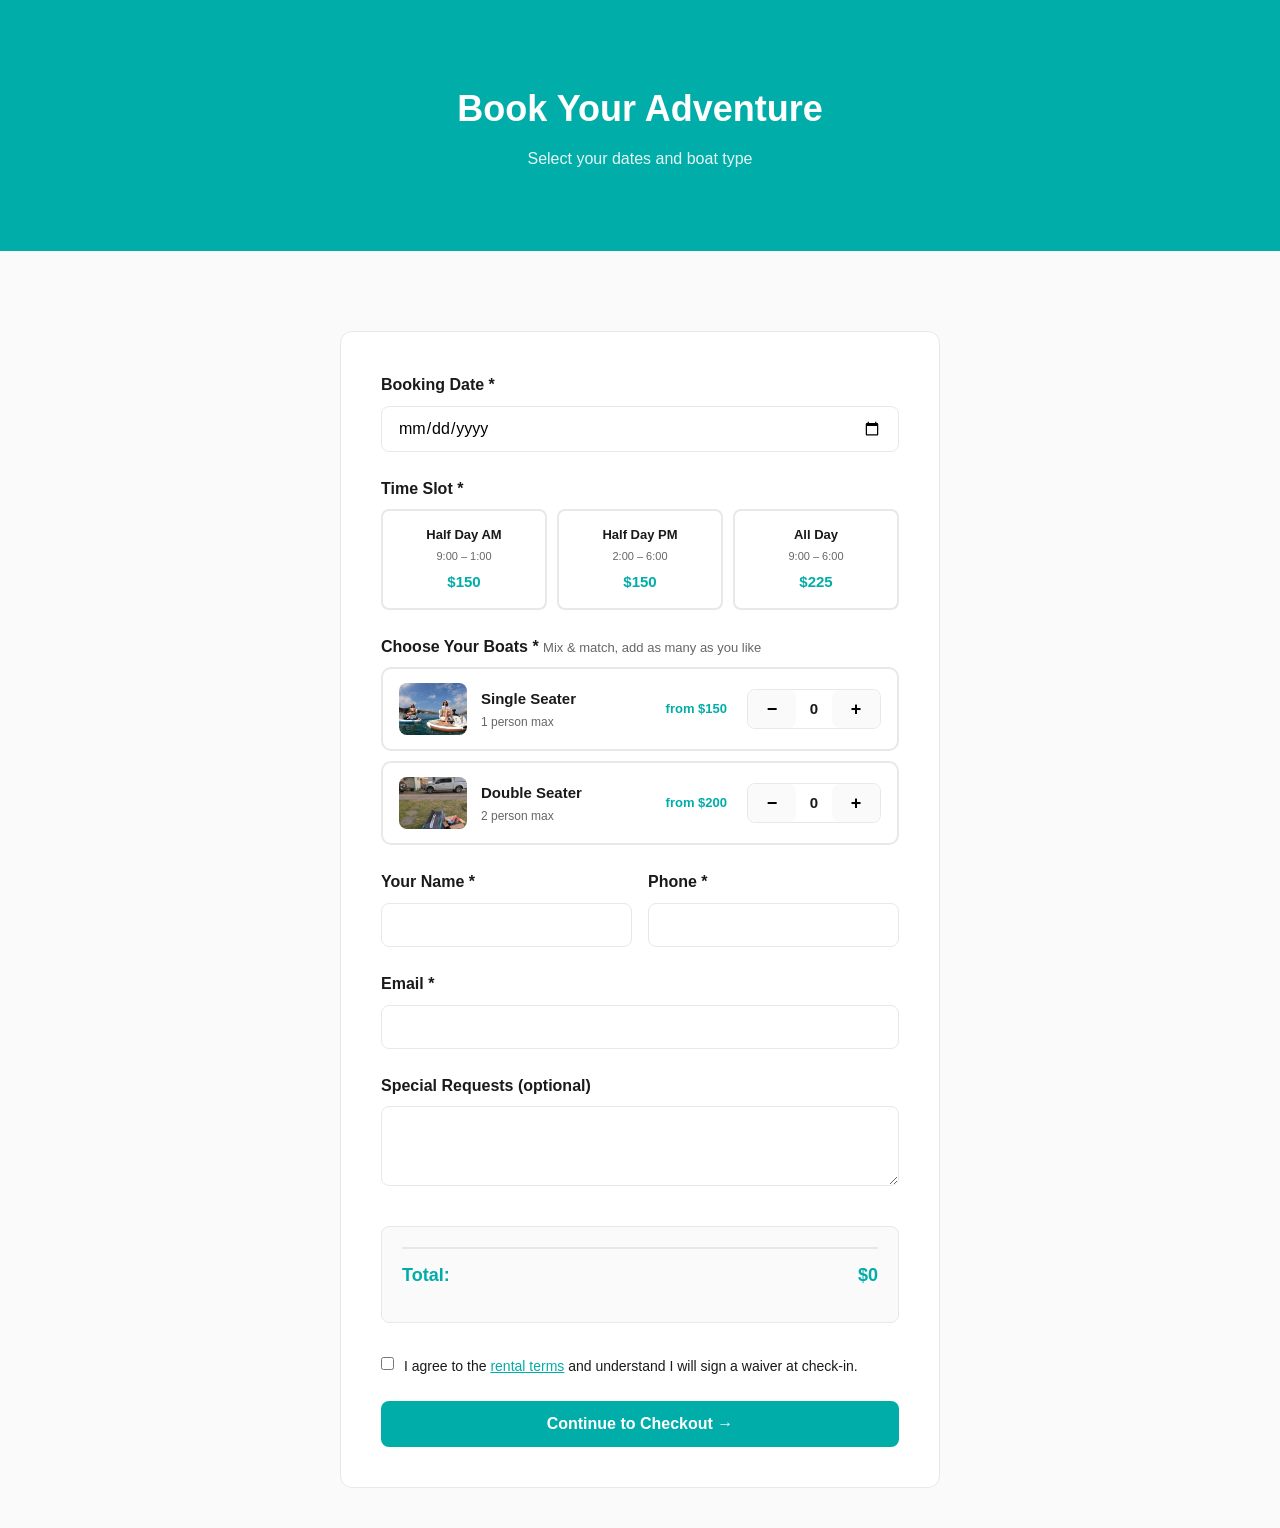
<file: booking.html>
<!DOCTYPE html>
<html lang="en">
<head>
  <meta charset="UTF-8">
  <meta name="viewport" content="width=device-width, initial-scale=1.0">
  <title>Book Your Boat Rental | Beachside Circle Boats</title>
  <link rel="icon" type="image/jpeg" href="images/logo/circleboat logo.jpg">
  <meta property="og:title" content="Book a Circle Boat — Orange Beach, AL">
  <meta property="og:description" content="Reserve your eco-friendly circle boat rental in Orange Beach, Alabama.">
  <meta property="og:image" content="https://beachsidecircleboats.com/images/logo/circleboat%20logo.jpg">
  <meta name="twitter:card" content="summary_large_image">
  <script src="js/load-site-data.js"></script>
  <style>
    * { box-sizing: border-box; margin: 0; padding: 0; }
    :root {
      --teal: #00ada8;
      --teal-dark: #009590;
      --black: #1a1a1a;
      --gray: #666;
      --border: #e8e8e8;
      --bg: #fafafa;
    }
    body {
      font-family: 'Inter', -apple-system, sans-serif;
      background: var(--bg);
      color: var(--black);
      line-height: 1.6;
    }
    .container { max-width: 900px; margin: 0 auto; padding: 40px 20px; }
    header {
      background: var(--teal);
      color: white;
      padding: 40px 0;
      text-align: center;
      margin-bottom: 40px;
    }
    h1 { font-size: 36px; margin-bottom: 8px; }
    .subtitle { font-size: 16px; opacity: 0.9; }

    .booking-form {
      background: white;
      border: 1px solid var(--border);
      border-radius: 12px;
      padding: 40px;
      max-width: 600px;
      margin: 0 auto;
    }

    .form-group {
      margin-bottom: 24px;
    }

    label {
      display: block;
      font-weight: 600;
      margin-bottom: 8px;
      color: var(--black);
    }

    input, select {
      width: 100%;
      padding: 12px 16px;
      border: 1px solid var(--border);
      border-radius: 8px;
      font-size: 16px;
      font-family: inherit;
    }

    input:focus, select:focus {
      outline: none;
      border-color: var(--teal);
      box-shadow: 0 0 0 3px rgba(0, 173, 168, 0.1);
    }

    .form-row {
      display: grid;
      grid-template-columns: 1fr 1fr;
      gap: 16px;
    }

    .boat-selector {
      display: grid;
      grid-template-columns: 1fr 1fr;
      gap: 12px;
      margin-top: 8px;
    }

    .boat-card {
      border: 2px solid var(--border);
      border-radius: 8px;
      padding: 16px;
      cursor: pointer;
      transition: all 0.2s;
      text-align: center;
    }

    .boat-card:hover {
      border-color: var(--teal);
      background: rgba(0, 173, 168, 0.05);
    }

    .boat-card.selected {
      border-color: var(--teal);
      background: rgba(0, 173, 168, 0.1);
    }

    .boat-card-name {
      font-weight: 600;
      margin-bottom: 4px;
    }

    .boat-card-price {
      color: var(--teal);
      font-weight: 700;
      font-size: 18px;
    }

    .boat-card-desc {
      font-size: 12px;
      color: var(--gray);
      margin-top: 4px;
    }

    .qty-selector {
      display: flex;
      gap: 8px;
      align-items: center;
    }

    .qty-btn {
      width: 40px;
      height: 40px;
      border: 1px solid var(--border);
      background: white;
      border-radius: 4px;
      cursor: pointer;
      font-size: 16px;
      transition: all 0.2s;
    }

    .qty-btn:hover {
      border-color: var(--teal);
      color: var(--teal);
    }

    .qty-display {
      min-width: 60px;
      text-align: center;
      font-weight: 600;
    }

    .price-summary {
      background: var(--bg);
      border: 1px solid var(--border);
      border-radius: 8px;
      padding: 20px;
      margin: 32px 0;
    }

    .price-row {
      display: flex;
      justify-content: space-between;
      margin-bottom: 12px;
      font-size: 14px;
    }

    .price-row.total {
      border-top: 2px solid var(--border);
      padding-top: 12px;
      font-weight: 700;
      font-size: 18px;
      color: var(--teal);
    }

    button {
      width: 100%;
      padding: 14px 24px;
      border: none;
      border-radius: 8px;
      font-size: 16px;
      font-weight: 600;
      cursor: pointer;
      transition: all 0.2s;
    }

    .btn-primary {
      background: var(--teal);
      color: white;
    }

    .btn-primary:hover {
      background: var(--teal-dark);
    }

    .btn-primary:disabled {
      background: #ccc;
      cursor: not-allowed;
    }

    .error {
      color: #e74c3c;
      font-size: 14px;
      margin-top: 4px;
    }

    .success-message {
      background: #d4edda;
      border: 1px solid #c3e6cb;
      color: #155724;
      padding: 12px 16px;
      border-radius: 8px;
      margin-bottom: 20px;
    }

    .loading {
      opacity: 0.6;
      pointer-events: none;
    }

    @media (max-width: 640px) {
      .form-row, .boat-selector {
        grid-template-columns: 1fr;
      }
      .booking-form {
        padding: 24px;
      }
    }
  </style>
</head>
<body>
  <header>
    <div class="container">
      <h1>Book Your Adventure</h1>
      <p class="subtitle">Select your dates and boat type</p>
    </div>
  </header>

  <!-- Blackout Date Popup -->
  <div id="blackout-popup" style="display:none;position:fixed;inset:0;z-index:9999;align-items:center;justify-content:center;background:rgba(0,0,0,.55);">
    <div style="background:#fff;border-radius:16px;padding:36px 32px;max-width:400px;width:90%;text-align:center;box-shadow:0 20px 60px rgba(0,0,0,.25);">
      <div style="font-size:48px;margin-bottom:12px;">🚫</div>
      <h2 style="font-size:22px;font-weight:700;color:#1a1a1a;margin-bottom:8px;">Not Available</h2>
      <p id="blackout-popup-msg" style="font-size:15px;color:#555;margin-bottom:24px;line-height:1.5;">Sorry, we are not accepting bookings on this date.</p>
      <button onclick="closeBlackoutPopup()" style="background:var(--teal);color:#fff;border:none;border-radius:8px;padding:12px 32px;font-size:15px;font-weight:600;cursor:pointer;width:100%;">Choose Another Date</button>
    </div>
  </div>

  <div class="container">
    <form class="booking-form" id="bookingForm">

      <!-- Date -->
      <div class="form-group">
        <label for="bookingDate">Booking Date *</label>
        <input type="date" id="bookingDate" name="bookingDate" required min="">
        <div class="error" id="dateError"></div>
      </div>

      <!-- Time Slot -->
      <div class="form-group">
        <label>Time Slot *</label>
        <div class="slot-grid" id="slotGrid">
          <div class="slot-btn" data-slot="am">
            <strong>Half Day AM</strong>
            <span>9:00 – 1:00</span>
            <div class="slot-price" id="slotAM">$150</div>
          </div>
          <div class="slot-btn" data-slot="pm">
            <strong>Half Day PM</strong>
            <span>2:00 – 6:00</span>
            <div class="slot-price" id="slotPM">$150</div>
          </div>
          <div class="slot-btn" data-slot="all">
            <strong>All Day</strong>
            <span>9:00 – 6:00</span>
            <div class="slot-price" id="slotAll">$225</div>
          </div>
        </div>
        <div class="error" id="slotError"></div>
      </div>

      <!-- Boats -->
      <div class="form-group">
        <label>Choose Your Boats * <span style="font-weight:400;color:var(--gray);font-size:13px;">Mix &amp; match, add as many as you like</span></label>
        <div id="boatList"></div>
        <div class="error" id="boatError"></div>
      </div>

      <!-- Customer Info -->
      <div class="form-row">
        <div class="form-group">
          <label for="customerName">Your Name *</label>
          <input type="text" id="customerName" name="customerName" required>
        </div>
        <div class="form-group">
          <label for="customerPhone">Phone *</label>
          <input type="tel" id="customerPhone" name="customerPhone" required>
        </div>
      </div>

      <div class="form-group">
        <label for="customerEmail">Email *</label>
        <input type="email" id="customerEmail" name="customerEmail" required>
      </div>

      <div class="form-group">
        <label for="notes">Special Requests (optional)</label>
        <textarea id="notes" name="notes" style="width:100%;padding:12px 16px;border:1px solid var(--border);border-radius:8px;font-family:inherit;min-height:80px;resize:vertical;font-size:16px;"></textarea>
      </div>

      <!-- Price Summary -->
      <div class="price-summary" id="priceSummary">
        <div class="price-row total"><span>Total:</span><span id="totalPrice">$0</span></div>
      </div>

      <!-- Terms -->
      <div class="form-group">
        <label style="display:flex;align-items:flex-start;gap:10px;font-weight:normal;cursor:pointer;font-size:14px;">
          <input type="checkbox" id="agreeTerms" name="agreeTerms" style="width:auto;margin-top:2px;flex-shrink:0;" required>
          <span>I agree to the <a href="#" style="color:var(--teal);">rental terms</a> and understand I will sign a waiver at check-in.</span>
        </label>
        <div class="error" id="termsError"></div>
      </div>

      <button type="submit" class="btn-primary" id="submitBtn">Continue to Checkout →</button>
    </form>
  </div>

  <style>
    .slot-grid { display:grid; grid-template-columns:repeat(3,1fr); gap:10px; margin-top:8px; }
    .slot-btn { border:2px solid var(--border); border-radius:8px; padding:14px 10px; text-align:center; cursor:pointer; transition:all .15s; }
    .slot-btn:hover { border-color:var(--teal); }
    .slot-btn.selected { border-color:var(--teal); background:rgba(0,173,168,.08); }
    .slot-btn strong { display:block; font-size:13px; margin-bottom:2px; }
    .slot-btn span { font-size:11px; color:var(--gray); display:block; }
    .slot-price { font-weight:700; color:var(--teal); font-size:15px; margin-top:4px; }
    .boat-row { display:flex; align-items:center; gap:14px; padding:14px 16px; border:2px solid var(--border); border-radius:10px; margin-bottom:10px; transition:border-color .15s; }
    .boat-row.active { border-color:var(--teal); background:rgba(0,173,168,.06); }
    .boat-row-img { width:68px; height:52px; border-radius:8px; object-fit:cover; flex-shrink:0; }
    .boat-row-info { flex:1; }
    .boat-row-info h4 { font-size:15px; font-weight:700; margin-bottom:2px; color:#1a1a1a; }
    .boat-row-info p { font-size:12px; color:var(--gray); margin:0; }
    .boat-row-price { font-size:13px; font-weight:700; color:var(--teal); white-space:nowrap; margin-right:6px; }
    .qty-ctrl { display:flex; align-items:center; border:1px solid var(--border); border-radius:8px; overflow:hidden; }
    .qty-ctrl button { width:38px; height:38px; border:none; background:#fafafa; font-size:18px; cursor:pointer; display:flex; align-items:center; justify-content:center; }
    .qty-ctrl button:hover { background:var(--border); }
    .qty-ctrl span { width:36px; text-align:center; font-weight:700; font-size:15px; }
    .avail-badge { display:inline-block; font-size:11px; font-weight:700; padding:2px 7px; border-radius:20px; margin-top:3px; }
    @media (max-width:600px) {
      .slot-grid { grid-template-columns:1fr 1fr; }
      .form-row { grid-template-columns:1fr; }
      .boat-row { flex-wrap:wrap; gap:10px; }
      .qty-ctrl button { width:44px; height:44px; }
    }
  </style>

  <script>
    const API_BASE = window.location.hostname === 'localhost'
      ? 'http://localhost:3000'
      : 'https://cybercheck-api-database.vercel.app';
    const SUBDOMAIN = 'beachside-circle-boats';

    function apiUrl(path) {
      const sep = path.includes('?') ? '&' : '?';
      return API_BASE + '/api/public' + path + sep + 'subdomain=' + SUBDOMAIN;
    }

    const PRICES = {
      single: { am: 150, pm: 150, all: 225 },
      double: { am: 200, pm: 200, all: 275 }
    };
    const TAX_RATE = 0.10;

    let state = { slot: null, boats: {}, avail: {}, availLoading: false, blackoutRanges: [] };

    function isBlackedOut(dateStr) {
      return state.blackoutRanges.some(r => dateStr >= r.date_from && dateStr <= r.date_to);
    }

    function getBlackoutLabel(dateStr) {
      const match = state.blackoutRanges.find(r => dateStr >= r.date_from && dateStr <= r.date_to);
      return match ? (match.label || 'Unavailable') : null;
    }

    function showBlackoutPopup(dateStr) {
      const label = getBlackoutLabel(dateStr);
      const msg = label && label !== 'Unavailable'
        ? 'We are closed for <strong>' + label + '</strong> and not accepting bookings on this date. Please choose another date.'
        : 'We are not accepting bookings on this date. Please choose another date.';
      document.getElementById('blackout-popup-msg').innerHTML = msg;
      document.getElementById('blackout-popup').style.display = 'flex';
    }

    function closeBlackoutPopup() {
      document.getElementById('blackout-popup').style.display = 'none';
      document.getElementById('bookingDate').focus();
    }

    // ── Init ──
    function init() {
      const tomorrow = new Date();
      tomorrow.setDate(tomorrow.getDate() + 1);
      document.getElementById('bookingDate').min = tomorrow.toISOString().split('T')[0];

      // Load blackout dates
      fetch(apiUrl('/blackout-dates'))
        .then(r => r.json())
        .then(data => { state.blackoutRanges = data.blackout_dates || []; })
        .catch(() => {});

      document.querySelectorAll('.slot-btn').forEach(btn => {
        btn.addEventListener('click', () => {
          document.querySelectorAll('.slot-btn').forEach(b => b.classList.remove('selected'));
          btn.classList.add('selected');
          state.slot = btn.dataset.slot;
          renderBoats();
          updateTotal();
        });
      });

      document.getElementById('bookingDate').addEventListener('change', function() {
        const dateErr = document.getElementById('dateError');
        if (this.value && isBlackedOut(this.value)) {
          showBlackoutPopup(this.value);
          this.value = '';
          return;
        }
        dateErr.textContent = '';
        if (this.value) fetchAvail(this.value);
      });

      document.getElementById('bookingForm').addEventListener('submit', handleSubmit);

      // Load products from API
      fetch(apiUrl('/fleet'))
        .then(r => r.json())
        .then(data => {
          if (data.products) {
            data.products.forEach(p => {
              const k = p.key || p.name.toLowerCase().split(' ')[0];
              PRICES[k] = { am: p.halfDayAM || 0, pm: p.halfDayPM || 0, all: p.allDay || 0 };
            });
            updateSlotPrices();
          }
        }).catch(() => {});

      renderBoats();
    }

    function updateSlotPrices() {
      // Update displayed prices using first boat type as reference
      const keys = Object.keys(PRICES);
      if (!keys.length) return;
      renderBoats();
    }

    // ── Availability ──
    function fetchAvail(date) {
      state.avail = {}; state.availLoading = true; renderBoats();
      fetch(apiUrl('/availability') + '&date=' + date)
        .then(r => r.json())
        .then(data => {
          state.availLoading = false;
          (data.availability || []).forEach(row => {
            const k = row.fleet_type_name.toLowerCase().split(' ')[0];
            const sn = (row.time_slot_name || '').toLowerCase();
            const slot = sn.includes('pm') ? 'pm' : sn.includes('am') ? 'am' : 'all';
            if (!state.avail[k]) state.avail[k] = {};
            state.avail[k][slot] = row.blocked ? 0 : row.available;
          });
          renderBoats();
        }).catch(() => { state.availLoading = false; renderBoats(); });
    }

    function getAvail(key) {
      if (!state.avail[key]) return null;
      if (state.slot) return state.avail[key][state.slot] ?? null;
      const vals = Object.values(state.avail[key]);
      return vals.length ? Math.min(...vals) : null;
    }

    // ── Boats ──
    const FALLBACK_BOATS = [
      { key:'single', name:'Single Seater', description:'1 person max', image:'images/goboat/goboat-hero.jpg' },
      { key:'double', name:'Double Seater', description:'2 person max', image:'images/goboat/goboat-onwater1.jpg' }
    ];

    function renderBoats() {
      const container = document.getElementById('boatList');
      const products = (window._bkProducts && window._bkProducts.length) ? window._bkProducts : FALLBACK_BOATS;

      if (state.availLoading) {
        container.innerHTML = '<p style="color:#888;font-size:13px;padding:8px 0;">Checking availability…</p>';
        return;
      }

      container.innerHTML = products.map(p => {
        const key = p.key || p.name.toLowerCase().split(' ')[0];
        const qty = state.boats[key] || 0;
        const price = state.slot && PRICES[key] ? PRICES[key][state.slot] : (PRICES[key] ? PRICES[key].am : 0);
        const priceStr = state.slot ? '$' + price + '/ea' : 'from $' + (PRICES[key] ? PRICES[key].am : '?');
        const avail = getAvail(key);
        let badge = '';
        if (avail !== null) {
          const bc = avail === 0 ? '#ef4444' : avail <= 2 ? '#f59e0b' : '#10b981';
          badge = `<span class="avail-badge" style="color:${bc};background:${bc}18;">${avail === 0 ? 'Sold out' : avail + ' left'}</span>`;
        }
        const soldOut = avail !== null && avail === 0;
        return `<div class="boat-row${qty > 0 ? ' active' : ''}" id="brow-${key}"${soldOut ? ' style="opacity:.5;pointer-events:none;"' : ''}>
          ${p.image ? `<img class="boat-row-img" src="${p.image}" alt="${p.name}">` : ''}
          <div class="boat-row-info"><h4>${p.name}</h4><p>${p.description || ''}</p>${badge}</div>
          <span class="boat-row-price">${priceStr}</span>
          <div class="qty-ctrl">
            <button type="button" onclick="chgBoat('${key}',-1)">−</button>
            <span id="bqty-${key}">${qty}</span>
            <button type="button" onclick="chgBoat('${key}',1)">+</button>
          </div>
        </div>`;
      }).join('');
    }

    function chgBoat(key, delta) {
      const avail = getAvail(key);
      const max = avail !== null ? avail : 20;
      state.boats[key] = Math.max(0, Math.min(max, (state.boats[key] || 0) + delta));
      const sp = document.getElementById('bqty-' + key);
      if (sp) sp.textContent = state.boats[key];
      const row = document.getElementById('brow-' + key);
      if (row) row.classList.toggle('active', state.boats[key] > 0);
      updateTotal();
    }

    function totalQty() {
      return Object.values(state.boats).reduce((s, v) => s + v, 0);
    }

    // ── Pricing ──
    function updateTotal() {
      let subtotal = 0;
      const lines = [];
      Object.entries(state.boats).forEach(([k, qty]) => {
        if (!qty || !state.slot || !PRICES[k]) return;
        const unit = PRICES[k][state.slot] || 0;
        subtotal += unit * qty;
        lines.push(`<div class="price-row"><span>${k.charAt(0).toUpperCase()+k.slice(1)} Seater ×${qty}</span><span>$${unit * qty}</span></div>`);
      });
      const tax = Math.round(subtotal * TAX_RATE * 100) / 100;
      const total = subtotal + tax;

      const el = document.getElementById('priceSummary');
      if (subtotal > 0) {
        el.innerHTML = lines.join('') +
          `<div class="price-row"><span style="color:var(--gray);">Tax (10%)</span><span style="color:var(--gray);">$${tax.toFixed(2)}</span></div>` +
          `<div class="price-row total"><span>Total</span><span id="totalPrice">$${total.toFixed(2)}</span></div>`;
      } else {
        el.innerHTML = `<div class="price-row total"><span>Total</span><span id="totalPrice">$0</span></div>`;
      }
    }

    // ── Submit ──
    async function handleSubmit(e) {
      e.preventDefault();
      document.getElementById('boatError').textContent = '';
      document.getElementById('slotError').textContent = '';

      const bookingDate = document.getElementById('bookingDate').value;
      if (!bookingDate) { document.getElementById('dateError').textContent = 'Please select a date'; return; }
      if (isBlackedOut(bookingDate)) {
        showBlackoutPopup(bookingDate);
        return;
      }
      if (!state.slot) { document.getElementById('slotError').textContent = 'Please select a time slot'; return; }
      if (totalQty() === 0) { document.getElementById('boatError').textContent = 'Please add at least 1 boat'; return; }

      const boatsArr = Object.entries(state.boats)
        .filter(([, qty]) => qty > 0)
        .map(([k, qty]) => ({ type: k, qty, price: PRICES[k] ? PRICES[k][state.slot] : 0 }));

      const subtotal = boatsArr.reduce((s, b) => s + b.price * b.qty, 0);
      const tax = Math.round(subtotal * TAX_RATE * 100) / 100;
      const total = subtotal + tax;

      const desc = boatsArr.map(b => `${b.qty}× ${b.type.charAt(0).toUpperCase()+b.type.slice(1)}`).join(', ');

      const payload = {
        booking_date: document.getElementById('bookingDate').value,
        slot: state.slot,
        boats: boatsArr,
        qty: totalQty(),
        subtotal, tax, total,
        customer_name: document.getElementById('customerName').value,
        customer_phone: document.getElementById('customerPhone').value,
        customer_email: document.getElementById('customerEmail').value,
        notes: document.getElementById('notes').value,
        subdomain: SUBDOMAIN
      };

      sessionStorage.setItem('bookingData', JSON.stringify({ ...payload, desc }));

      const btn = document.getElementById('submitBtn');
      btn.disabled = true; btn.textContent = 'Creating hold…';

      try {
        const r = await fetch(API_BASE + '/api/public/hold', {
          method: 'POST',
          headers: { 'Content-Type': 'application/json' },
          body: JSON.stringify(payload)
        });
        const hold = await r.json();
        if (r.status === 409) {
          showBlackoutPopup(payload.booking_date);
          btn.disabled = false; btn.textContent = 'Continue to Checkout →';
          return;
        }
        if (hold.id) sessionStorage.setItem('holdId', hold.id);
        window.location.href = 'checkout.html';
      } catch (err) {
        alert('Error: ' + err.message);
        btn.disabled = false; btn.textContent = 'Continue to Checkout →';
      }
    }

    init();
  </script>
</body>
</html>
</file>
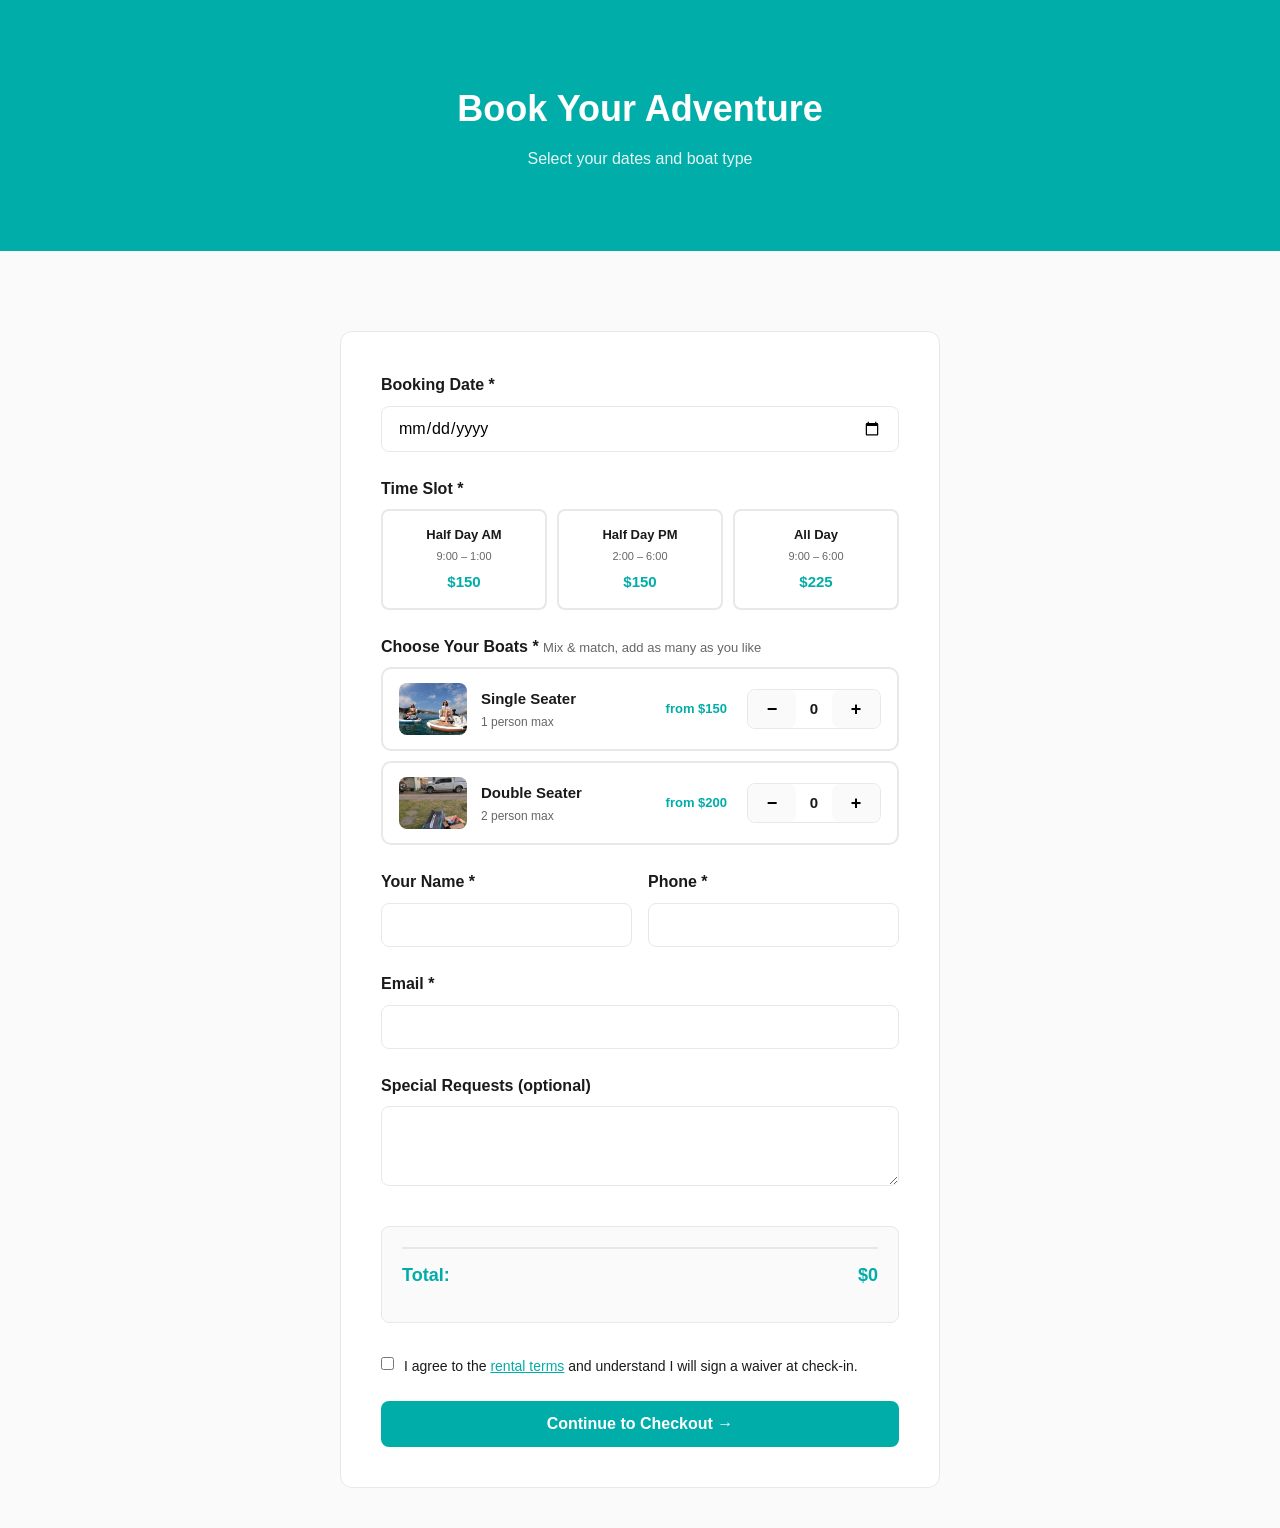
<file: checkout.html>
<!DOCTYPE html>
<html lang="en">
<head>
  <meta charset="UTF-8">
  <meta name="viewport" content="width=device-width, initial-scale=1.0">
  <title>Checkout | Beachside Circle Boats</title>
  <link rel="icon" type="image/jpeg" href="images/logo/circleboat logo.jpg">
  <meta property="og:title" content="Checkout | Beachside Circle Boats">
  <meta property="og:image" content="https://beachsidecircleboats.com/images/logo/circleboat%20logo.jpg">
  <script src="https://web.squarecdn.com/v1/square.js"></script>
  <style>
    * { box-sizing: border-box; margin: 0; padding: 0; }
    :root {
      --teal: #00ada8;
      --teal-dark: #009590;
      --black: #1a1a1a;
      --gray: #666;
      --border: #e8e8e8;
      --bg: #fafafa;
      --error: #e74c3c;
      --success: #27ae60;
    }
    body {
      font-family: 'Inter', -apple-system, sans-serif;
      background: var(--bg);
      color: var(--black);
      line-height: 1.6;
    }
    .container { max-width: 1000px; margin: 0 auto; padding: 40px 20px; }
    header {
      background: var(--teal);
      color: white;
      padding: 40px 0;
      text-align: center;
      margin-bottom: 40px;
    }
    h1 { font-size: 36px; margin-bottom: 8px; }

    .checkout-wrapper {
      display: grid;
      grid-template-columns: 2fr 1fr;
      gap: 32px;
    }

    .payment-form {
      background: white;
      border: 1px solid var(--border);
      border-radius: 12px;
      padding: 32px;
    }

    .form-section {
      margin-bottom: 32px;
    }

    .section-title {
      font-size: 18px;
      font-weight: 700;
      margin-bottom: 16px;
      padding-bottom: 12px;
      border-bottom: 2px solid var(--border);
    }

    .form-group {
      margin-bottom: 16px;
    }

    label {
      display: block;
      font-weight: 500;
      margin-bottom: 6px;
      font-size: 14px;
    }

    input, select {
      width: 100%;
      padding: 10px 12px;
      border: 1px solid var(--border);
      border-radius: 6px;
      font-size: 14px;
      font-family: inherit;
    }

    input:focus, select:focus {
      outline: none;
      border-color: var(--teal);
      box-shadow: 0 0 0 3px rgba(0, 173, 168, 0.1);
    }

    .form-row {
      display: grid;
      grid-template-columns: 1fr 1fr;
      gap: 12px;
    }

    #card-element {
      padding: 10px 12px;
      border: 1px solid var(--border);
      border-radius: 6px;
      background: white;
    }

    .order-summary {
      background: white;
      border: 1px solid var(--border);
      border-radius: 12px;
      padding: 24px;
      height: fit-content;
      position: sticky;
      top: 20px;
    }

    .summary-title {
      font-size: 16px;
      font-weight: 700;
      margin-bottom: 16px;
    }

    .summary-item {
      display: flex;
      justify-content: space-between;
      margin-bottom: 12px;
      font-size: 14px;
    }

    .summary-item.label { color: var(--gray); }

    .summary-divider {
      border-top: 1px solid var(--border);
      margin: 16px 0;
    }

    .summary-total {
      display: flex;
      justify-content: space-between;
      font-size: 18px;
      font-weight: 700;
      color: var(--teal);
    }

    .booking-details {
      font-size: 13px;
      color: var(--gray);
      margin-top: 16px;
      padding-top: 16px;
      border-top: 1px solid var(--border);
    }

    .detail-row {
      display: flex;
      justify-content: space-between;
      margin-bottom: 6px;
    }

    button {
      width: 100%;
      padding: 12px 24px;
      border: none;
      border-radius: 6px;
      font-size: 16px;
      font-weight: 600;
      cursor: pointer;
      transition: all 0.2s;
      margin-top: 8px;
    }

    .btn-primary {
      background: var(--teal);
      color: white;
    }

    .btn-primary:hover {
      background: var(--teal-dark);
    }

    .btn-primary:disabled {
      background: #ccc;
      cursor: not-allowed;
    }

    .btn-secondary {
      background: white;
      color: var(--teal);
      border: 2px solid var(--teal);
    }

    .btn-secondary:hover {
      background: rgba(0, 173, 168, 0.05);
    }

    .error-message {
      background: #fadbd8;
      border: 1px solid #f5b7b1;
      color: var(--error);
      padding: 12px;
      border-radius: 6px;
      margin-bottom: 16px;
      font-size: 14px;
    }

    .success-message {
      background: #d5f4e6;
      border: 1px solid #abebc6;
      color: var(--success);
      padding: 12px;
      border-radius: 6px;
      margin-bottom: 16px;
      font-size: 14px;
    }

    .loading-spinner {
      display: inline-block;
      width: 16px;
      height: 16px;
      border: 2px solid rgba(255, 255, 255, 0.3);
      border-top: 2px solid white;
      border-radius: 50%;
      animation: spin 0.8s linear infinite;
    }

    @keyframes spin {
      0% { transform: rotate(0deg); }
      100% { transform: rotate(360deg); }
    }

    @media (max-width: 768px) {
      .checkout-wrapper {
        grid-template-columns: 1fr;
      }
      .order-summary {
        position: static;
      }
      .container { padding: 20px 16px 120px; }
      #submit-button {
        position: fixed;
        bottom: 0;
        left: 0;
        right: 0;
        border-radius: 0;
        padding: 18px;
        font-size: 17px;
        z-index: 100;
        padding-bottom: calc(18px + env(safe-area-inset-bottom, 0px));
      }
      .btn-secondary {
        margin-bottom: 80px;
      }
    }
  </style>
</head>
<body>
  <header>
    <div class="container">
      <h1>Complete Your Booking</h1>
      <p style="font-size: 16px; opacity: 0.9;">Secure payment with Stripe</p>
    </div>
  </header>

  <div class="container">
    <div class="checkout-wrapper">
      <!-- Payment Form -->
      <form id="payment-form" class="payment-form">
        <div id="error-message" class="error-message" style="display: none;"></div>
        <div id="success-message" class="success-message" style="display: none;"></div>

        <!-- Billing Info -->
        <div class="form-section">
          <div class="section-title">Billing Information</div>

          <div class="form-group">
            <label>Full Name</label>
            <input type="text" id="customerName" readonly>
          </div>

          <div class="form-group">
            <label>Email</label>
            <input type="email" id="customerEmail" readonly>
          </div>

          <div class="form-group">
            <label>Phone</label>
            <input type="tel" id="customerPhone" readonly>
          </div>
        </div>

        <!-- Payment Method -->
        <div class="form-section">
          <div class="section-title">Payment Method</div>

          <div class="form-group">
            <label>Card Details</label>
            <div id="card-element"></div>
          </div>

          <input type="hidden" id="payment-intent-id">
        </div>

        <!-- Waiver -->
        <div class="form-section" style="padding:16px 0 0;">
          <div class="section-title">Liability Waiver</div>
          <div id="waiver-text-box" style="background:#f9fafb;border:1px solid #e5e7eb;border-radius:8px;padding:16px;max-height:220px;overflow-y:scroll;font-size:12px;color:#555;line-height:1.7;margin-bottom:12px;">
            Loading waiver...
          </div>
          <label style="display:flex;align-items:flex-start;gap:10px;cursor:pointer;font-size:13px;color:#374151;line-height:1.5;">
            <input type="checkbox" id="waiverConsent" style="margin-top:3px;flex-shrink:0;accent-color:#0ea5e9;" required>
            <span>I have read and agree to the liability waiver above. I also agree to receive booking confirmations and updates from Circle Boats via SMS and email. Message &amp; data rates may apply. Reply STOP to opt out.</span>
          </label>
          <div id="waiver-error" style="display:none;color:#dc2626;font-size:12px;margin-top:6px;">Please scroll through and check the box above to continue.</div>
        </div>

        <!-- Buttons -->
        <button type="submit" class="btn-primary" id="submit-button">
          Pay $<span id="amount-display">0</span>
        </button>
        <button type="button" class="btn-secondary" onclick="window.history.back()">
          Back to Booking
        </button>
      </form>

      <!-- Order Summary -->
      <div class="order-summary">
        <div class="summary-title">Order Summary</div>

        <div class="summary-item label">
          <span>Booking Details</span>
        </div>

        <div class="booking-details">
          <div class="detail-row">
            <span>Date:</span>
            <span id="detail-date">—</span>
          </div>
          <div class="detail-row">
            <span>Boat:</span>
            <span id="detail-boat">—</span>
          </div>
          <div class="detail-row">
            <span>Duration:</span>
            <span id="detail-duration">—</span>
          </div>
          <div class="detail-row">
            <span>Quantity:</span>
            <span id="detail-qty">—</span>
          </div>
        </div>

        <div class="summary-divider"></div>

        <div class="summary-item">
          <span>Subtotal:</span>
          <span id="subtotal-display">$0</span>
        </div>

        <div class="summary-item">
          <span>Tax (0%):</span>
          <span>$0</span>
        </div>

        <div class="summary-divider"></div>

        <div class="summary-total">
          <span>Total:</span>
          <span id="total-display">$0</span>
        </div>

        <p style="font-size: 12px; color: var(--gray); margin-top: 16px; text-align: center;">
          After payment, you'll complete the waiver and receive a confirmation email.
        </p>
      </div>
    </div>
  </div>

  <script>
    (async function() {
      const API_BASE = 'https://cybercheck-api-database.vercel.app';

      const bookingData = JSON.parse(sessionStorage.getItem('bookingData'));

      if (!bookingData) {
        window.location.href = 'booking.html';
        return;
      }

      // Populate form
      document.getElementById('customerName').value = bookingData.customer_name;
      document.getElementById('customerEmail').value = bookingData.customer_email;
      document.getElementById('customerPhone').value = bookingData.customer_phone;

      // Load waiver text
      const siteSubdomainForWaiver = typeof SUBDOMAIN !== 'undefined' ? SUBDOMAIN : 'beachside-circle-boats';
      fetch(`${API_BASE}/api/dashboard/waivers/template?subdomain=${siteSubdomainForWaiver}`)
        .then(r => r.json())
        .then(data => {
          const box = document.getElementById('waiver-text-box');
          if (data && data.waiver_text) {
            box.innerHTML = data.waiver_text.replace(/\n/g, '<br>');
          } else {
            box.textContent = 'By proceeding with this booking you agree to assume all risks associated with watercraft rental and release Beachside Circle Boat Rentals and Sales from any liability.';
          }
        })
        .catch(() => {
          document.getElementById('waiver-text-box').textContent = 'By proceeding with this booking you agree to assume all risks associated with watercraft rental and release Beachside Circle Boat Rentals and Sales from any liability.';
        });

      // Populate summary
      document.getElementById('detail-date').textContent = new Date(bookingData.booking_date).toLocaleDateString();
      document.getElementById('detail-boat').textContent = bookingData.boatName;
      document.getElementById('detail-duration').textContent = `${bookingData.duration_hours} hours`;
      document.getElementById('detail-qty').textContent = bookingData.qty;
      document.getElementById('subtotal-display').textContent = `$${bookingData.totalPrice}`;
      document.getElementById('total-display').textContent = `$${bookingData.totalPrice}`;
      document.getElementById('amount-display').textContent = bookingData.totalPrice;

      // Fetch Square credentials from API
      const siteSubdomain = typeof SUBDOMAIN !== 'undefined' ? SUBDOMAIN : 'beachside-circle-boats';
      const payConfig = await fetch(`${API_BASE}/api/public/payment-config?subdomain=${siteSubdomain}`)
        .then(r => r.json())
        .catch(() => ({}));

      if (!payConfig.squareAppId || !payConfig.squareLocationId) {
        document.getElementById('error-message').textContent = 'Payment system is not configured. Please contact us to complete your booking.';
        document.getElementById('error-message').style.display = 'block';
        document.getElementById('submit-button').disabled = true;
        return;
      }

      // Square SDK is loaded statically — initialize directly
      const payments = Square.payments(payConfig.squareAppId, payConfig.squareLocationId);
      const card = await payments.card();
      await card.attach('#card-element');

      const paymentHandler = async () => {
        const result = await card.tokenize();
        if (result.status !== 'OK') throw new Error(result.errors?.[0]?.message || 'Card tokenization failed');
        const payRes = await fetch(`${API_BASE}/api/square/create-payment`, {
          method: 'POST',
          headers: { 'Content-Type': 'application/json' },
          body: JSON.stringify({
            source_id: result.token,
            amount: bookingData.totalPrice,
            booking_id: bookingData.id,
            site_id: siteSubdomain,
            description: `${bookingData.boatName} rental - ${bookingData.qty} boat(s)`
          })
        }).then(r => r.json());
        if (!payRes.success) throw new Error(payRes.error || 'Payment failed');
        return payRes.payment_id;
      };

      // Submit handler — identical for both processors
      document.getElementById('payment-form').addEventListener('submit', async (e) => {
        e.preventDefault();
        const waiverBox = document.getElementById('waiverConsent');
        const waiverErr = document.getElementById('waiver-error');
        if (!waiverBox.checked) {
          waiverErr.style.display = 'block';
          waiverBox.scrollIntoView({ behavior: 'smooth', block: 'center' });
          return;
        }
        waiverErr.style.display = 'none';
        const submitButton = document.getElementById('submit-button');
        submitButton.disabled = true;
        submitButton.innerHTML = '<span class="loading-spinner"></span> Processing...';
        try {
          const paymentId = await paymentHandler();
          sessionStorage.setItem('paymentIntentId', paymentId);
          sessionStorage.setItem('confirmedBooking', 'true');
          // Record waiver acknowledgment silently
          fetch(`${API_BASE}/api/public/waiver`, {
            method: 'POST',
            headers: { 'Content-Type': 'application/json' },
            body: JSON.stringify({
              customer_name: bookingData.customer_name,
              customer_email: bookingData.customer_email,
              signature_data: 'checkbox-acknowledged',
              subdomain: siteSubdomainForWaiver
            })
          }).catch(() => {});
          window.location.href = 'confirmation.html';
        } catch (err) {
          console.error('Payment error:', err);
          if (bookingData.id) {
            fetch(`${API_BASE}/api/public/bookings/${bookingData.id}/payment-failed?subdomain=${siteSubdomain}`, {
              method: 'POST'
            }).catch(() => {});
          }
          document.getElementById('error-message').textContent = err.message;
          document.getElementById('error-message').style.display = 'block';
          submitButton.disabled = false;
          submitButton.textContent = `Pay $${bookingData.totalPrice}`;
        }
      });
    })();
  </script>
</body>
</html>
</file>
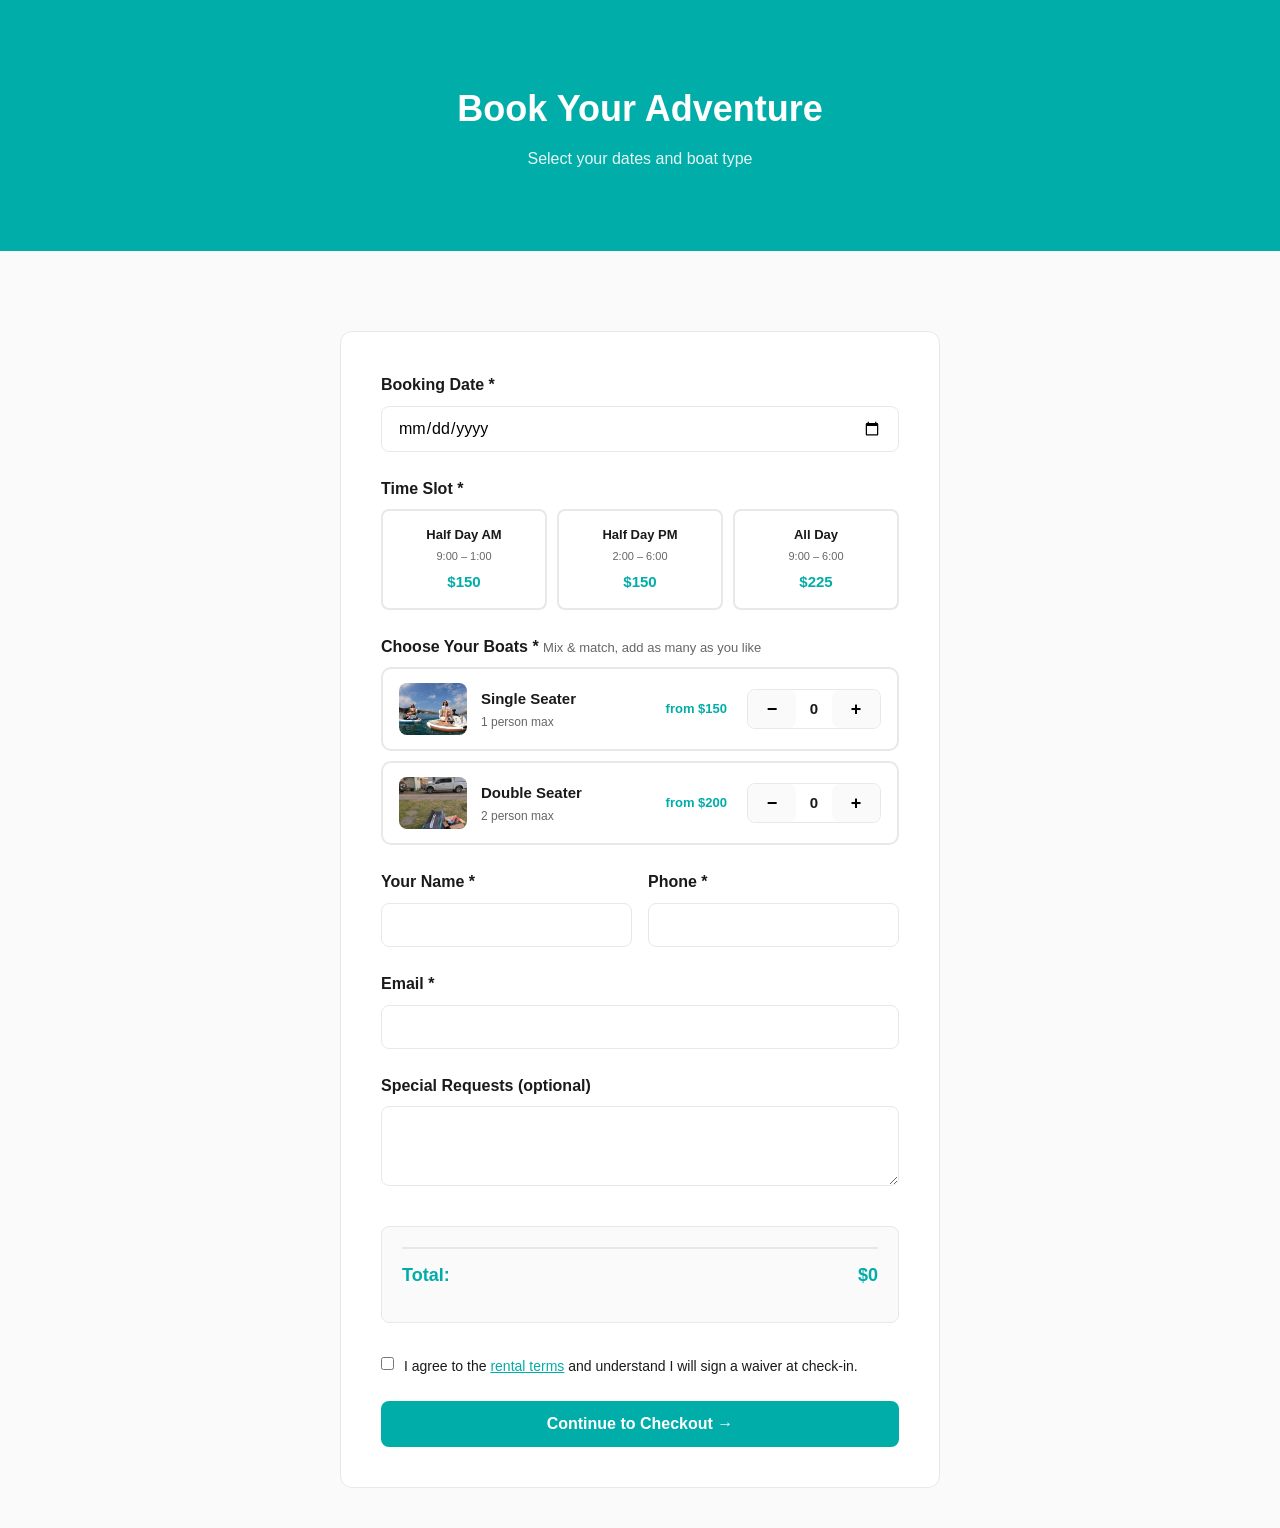
<file: confirmation.html>
<!DOCTYPE html>
<html lang="en">
<head>
  <meta charset="UTF-8">
  <meta name="viewport" content="width=device-width, initial-scale=1.0">
  <title>Booking Confirmed | Beachside Circle Boats</title>
  <link rel="icon" type="image/jpeg" href="images/goboat/goboat-hero.jpg">
  <meta property="og:title" content="Booking Confirmed — Beachside Circle Boats">
  <meta property="og:description" content="Your circle boat rental is confirmed! See you on the water.">
  <meta property="og:image" content="https://beachsidecircleboats.com/images/goboat/goboat-onwater1.jpg">
  <meta name="twitter:card" content="summary_large_image">
  <style>
    * { box-sizing: border-box; margin: 0; padding: 0; }
    :root {
      --teal: #00ada8;
      --teal-dark: #009590;
      --black: #1a1a1a;
      --gray: #666;
      --border: #e8e8e8;
      --bg: #fafafa;
      --success: #27ae60;
    }
    body {
      font-family: 'Inter', -apple-system, sans-serif;
      background: var(--bg);
      color: var(--black);
      line-height: 1.6;
    }
    .container { max-width: 700px; margin: 0 auto; padding: 40px 20px; }

    .success-header {
      background: var(--success);
      color: white;
      padding: 60px 40px;
      border-radius: 12px;
      text-align: center;
      margin-bottom: 40px;
    }

    .checkmark {
      font-size: 64px;
      margin-bottom: 16px;
    }

    h1 {
      font-size: 32px;
      margin-bottom: 8px;
    }

    .subtitle {
      font-size: 18px;
      opacity: 0.95;
    }

    .confirmation-details {
      background: white;
      border: 1px solid var(--border);
      border-radius: 12px;
      padding: 32px;
      margin-bottom: 24px;
    }

    .detail-section {
      margin-bottom: 28px;
    }

    .detail-section:last-child {
      margin-bottom: 0;
    }

    .section-title {
      font-size: 14px;
      font-weight: 700;
      color: var(--gray);
      text-transform: uppercase;
      letter-spacing: 0.5px;
      margin-bottom: 12px;
    }

    .detail-row {
      display: flex;
      justify-content: space-between;
      padding: 10px 0;
      border-bottom: 1px solid var(--bg);
      font-size: 16px;
    }

    .detail-row:last-child {
      border-bottom: none;
    }

    .detail-label {
      color: var(--gray);
      font-weight: 500;
    }

    .detail-value {
      font-weight: 600;
      color: var(--black);
    }

    .confirmation-number {
      background: var(--bg);
      border-left: 4px solid var(--teal);
      padding: 16px 20px;
      border-radius: 4px;
      font-family: 'Courier New', monospace;
      font-size: 14px;
      font-weight: 600;
      word-break: break-all;
    }

    .next-steps {
      background: white;
      border: 1px solid var(--border);
      border-radius: 12px;
      padding: 32px;
      margin-bottom: 24px;
    }

    .steps-title {
      font-size: 18px;
      font-weight: 700;
      margin-bottom: 20px;
    }

    .step {
      display: flex;
      gap: 16px;
      margin-bottom: 20px;
      padding-bottom: 20px;
      border-bottom: 1px solid var(--bg);
    }

    .step:last-child {
      border-bottom: none;
      margin-bottom: 0;
      padding-bottom: 0;
    }

    .step-number {
      flex-shrink: 0;
      width: 32px;
      height: 32px;
      border-radius: 50%;
      background: var(--teal);
      color: white;
      display: flex;
      align-items: center;
      justify-content: center;
      font-weight: 700;
      font-size: 16px;
    }

    .step-content h4 {
      font-size: 14px;
      font-weight: 700;
      margin-bottom: 4px;
    }

    .step-content p {
      font-size: 14px;
      color: var(--gray);
      margin: 0;
    }

    .action-buttons {
      display: grid;
      grid-template-columns: 1fr 1fr;
      gap: 12px;
    }

    button {
      padding: 14px 24px;
      border: none;
      border-radius: 8px;
      font-size: 16px;
      font-weight: 600;
      cursor: pointer;
      transition: all 0.2s;
      text-decoration: none;
      display: inline-block;
      text-align: center;
    }

    .btn-primary {
      background: var(--teal);
      color: white;
    }

    .btn-primary:hover {
      background: var(--teal-dark);
    }

    .btn-secondary {
      background: white;
      color: var(--teal);
      border: 2px solid var(--teal);
    }

    .btn-secondary:hover {
      background: rgba(0, 173, 168, 0.05);
    }

    .contact-info {
      background: var(--bg);
      border: 1px solid var(--border);
      border-radius: 8px;
      padding: 20px;
      text-align: center;
      font-size: 14px;
    }

    .contact-info strong {
      display: block;
      margin-bottom: 8px;
      color: var(--black);
    }

    .contact-info a {
      color: var(--teal);
      text-decoration: none;
    }

    .contact-info a:hover {
      text-decoration: underline;
    }

    @media (max-width: 640px) {
      .action-buttons {
        grid-template-columns: 1fr;
      }
      .confirmation-details {
        padding: 20px;
      }
      h1 {
        font-size: 24px;
      }
    }
  </style>
</head>
<body>
  <div class="container">
    <!-- Success Header -->
    <div class="success-header">
      <div class="checkmark">✓</div>
      <h1>Booking Confirmed!</h1>
      <p class="subtitle">Your boat rental is reserved and ready</p>
    </div>

    <!-- Confirmation Details -->
    <div class="confirmation-details">
      <div class="detail-section">
        <div class="section-title">Booking Number</div>
        <div class="confirmation-number" id="confirmationNumber">—</div>
      </div>

      <div class="detail-section">
        <div class="section-title">Rental Details</div>
        <div class="detail-row">
          <span class="detail-label">Date</span>
          <span class="detail-value" id="detailDate">—</span>
        </div>
        <div class="detail-row">
          <span class="detail-label">Boat Type</span>
          <span class="detail-value" id="detailBoat">—</span>
        </div>
        <div class="detail-row">
          <span class="detail-label">Duration</span>
          <span class="detail-value" id="detailDuration">—</span>
        </div>
        <div class="detail-row">
          <span class="detail-label">Quantity</span>
          <span class="detail-value" id="detailQty">—</span>
        </div>
      </div>

      <div class="detail-section">
        <div class="section-title">Pricing</div>
        <div class="detail-row">
          <span class="detail-label">Total Amount</span>
          <span class="detail-value" id="detailTotal">$0</span>
        </div>
        <div class="detail-row">
          <span class="detail-label">Payment Status</span>
          <span class="detail-value" style="color: var(--success);">✓ Paid</span>
        </div>
      </div>

      <div class="detail-section">
        <div class="section-title">Confirmation Email</div>
        <p style="color: var(--gray); margin: 0;">
          A detailed confirmation email has been sent to <strong id="confirmationEmail">—</strong>
        </p>
      </div>
    </div>

    <!-- Next Steps -->
    <div class="next-steps">
      <h3 class="steps-title">What's Next?</h3>

      <div class="step">
        <div class="step-number">1</div>
        <div class="step-content">
          <h4>Check Your Email</h4>
          <p>You'll receive a detailed confirmation with all booking information and waiver documentation</p>
        </div>
      </div>

      <div class="step">
        <div class="step-number">2</div>
        <div class="step-content">
          <h4>Prepare for Your Adventure</h4>
          <p>Bring a valid ID, wear appropriate clothing, and don't forget your sunscreen!</p>
        </div>
      </div>

      <div class="step">
        <div class="step-number">3</div>
        <div class="step-content">
          <h4>Arrive Early</h4>
          <p>Please arrive 15 minutes early for check-in and safety briefing</p>
        </div>
      </div>

      <div class="step">
        <div class="step-number">4</div>
        <div class="step-content">
          <h4>Enjoy!</h4>
          <p>Follow all safety guidelines and have an amazing time on the water</p>
        </div>
      </div>
    </div>

    <!-- Share with group -->
    <div style="margin-bottom:16px;">
      <button class="btn-secondary" onclick="shareBooking()" style="width:100%;font-size:16px;">📤 Share with Your Group</button>
    </div>

    <!-- Actions -->
    <div class="action-buttons">
      <a href="index.html" class="btn-secondary">Return Home</a>
      <a href="review.html" class="btn-primary">Share Your Experience</a>
    </div>

    <!-- Contact -->
    <div class="contact-info" style="margin-top: 24px;">
      <strong>Questions?</strong>
      📞 <a href="tel:+12345678901">(234) 567-8901</a> or 📧 <a href="mailto:info@beachsideinfo.com">info@beachsideinfo.com</a>
    </div>
  </div>

  <script>
    const booking = JSON.parse(sessionStorage.getItem('confirmationData'));

    if (!booking) {
      window.location.href = 'booking.html';
    }

    // Populate confirmation
    document.getElementById('confirmationNumber').textContent = booking.confirmation_id || booking.id || 'PENDING';
    document.getElementById('detailDate').textContent = new Date(booking.booking_date).toLocaleDateString('en-US', {
      weekday: 'long',
      month: 'long',
      day: 'numeric',
      year: 'numeric'
    });
    document.getElementById('detailBoat').textContent = booking.fleet_type || sessionStorage.getItem('boatName') || '—';
    document.getElementById('detailDuration').textContent = `${booking.duration_hours || booking.duration_minutes / 60} hours`;
    document.getElementById('detailQty').textContent = booking.qty || 1;
    document.getElementById('detailTotal').textContent = `$${booking.total || sessionStorage.getItem('bookingData') ? JSON.parse(sessionStorage.getItem('bookingData')).totalPrice : '0'}`;
    document.getElementById('confirmationEmail').textContent = booking.customer_email || sessionStorage.getItem('bookingData') ? JSON.parse(sessionStorage.getItem('bookingData')).customer_email : '—';

    function shareBooking() {
      const date = document.getElementById('detailDate').textContent;
      const boat = document.getElementById('detailBoat').textContent;
      const duration = document.getElementById('detailDuration').textContent;
      const text = `Join me for circle boats! 🚤\n\n📅 ${date}\n🛥️ ${boat}\n⏰ ${duration}\n📍 Beachside Circle Boats, Orange Beach, AL\n\nBook yours: https://beachsidecircleboats.com/booking.html`;
      if (navigator.share) {
        navigator.share({ title: 'Circle Boat Booking', text });
      } else {
        navigator.clipboard.writeText(text).then(() => {
          const btn = event.target;
          btn.textContent = '✓ Copied to clipboard!';
          setTimeout(() => { btn.textContent = '📤 Share with Your Group'; }, 2500);
        });
      }
    }

    // Clear session storage
    setTimeout(() => {
      sessionStorage.removeItem('bookingData');
      sessionStorage.removeItem('holdId');
      sessionStorage.removeItem('paymentIntentId');
      sessionStorage.removeItem('waiverToken');
      sessionStorage.removeItem('confirmationData');
    }, 500);
  </script>
<script>
  window.va = window.va || function () { (window.vaq = window.vaq || []).push(arguments); };
</script>
<script defer src="/_vercel/insights/script.js"></script>
</body>
</html>
</file>
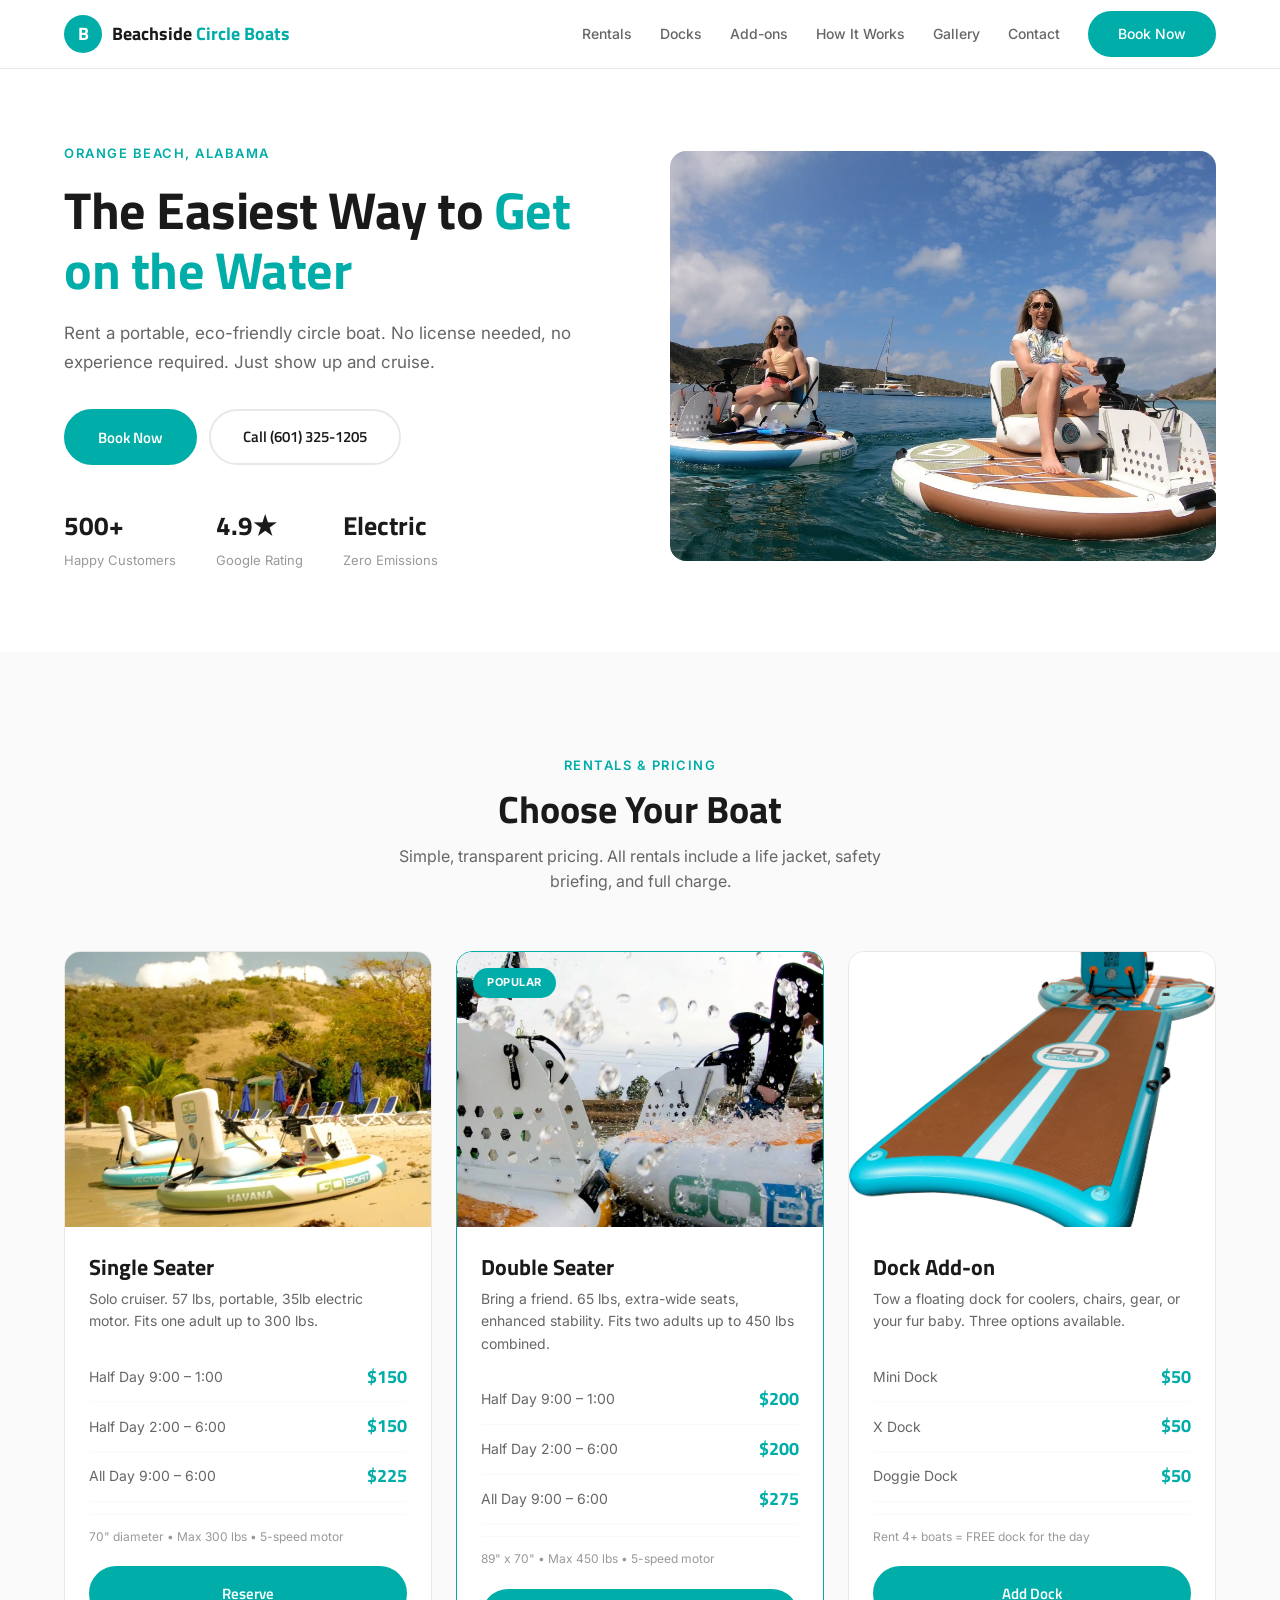
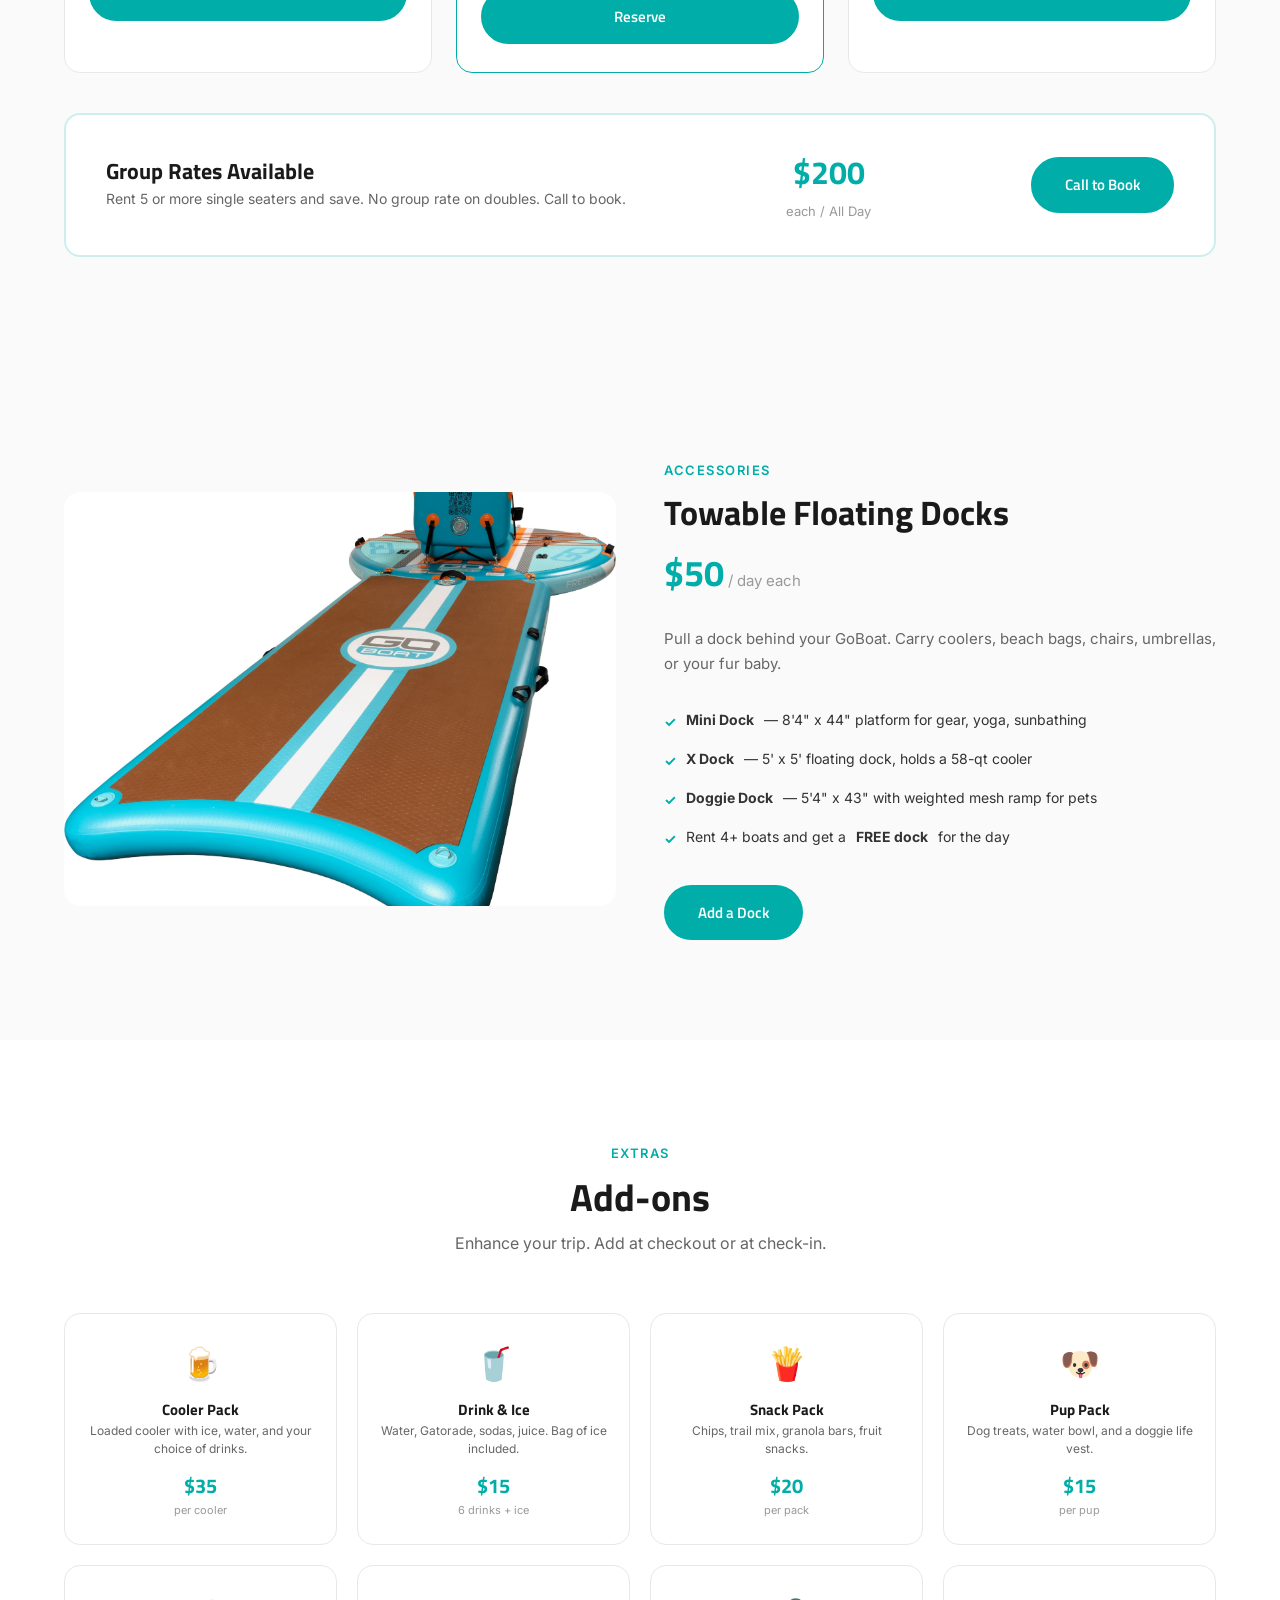
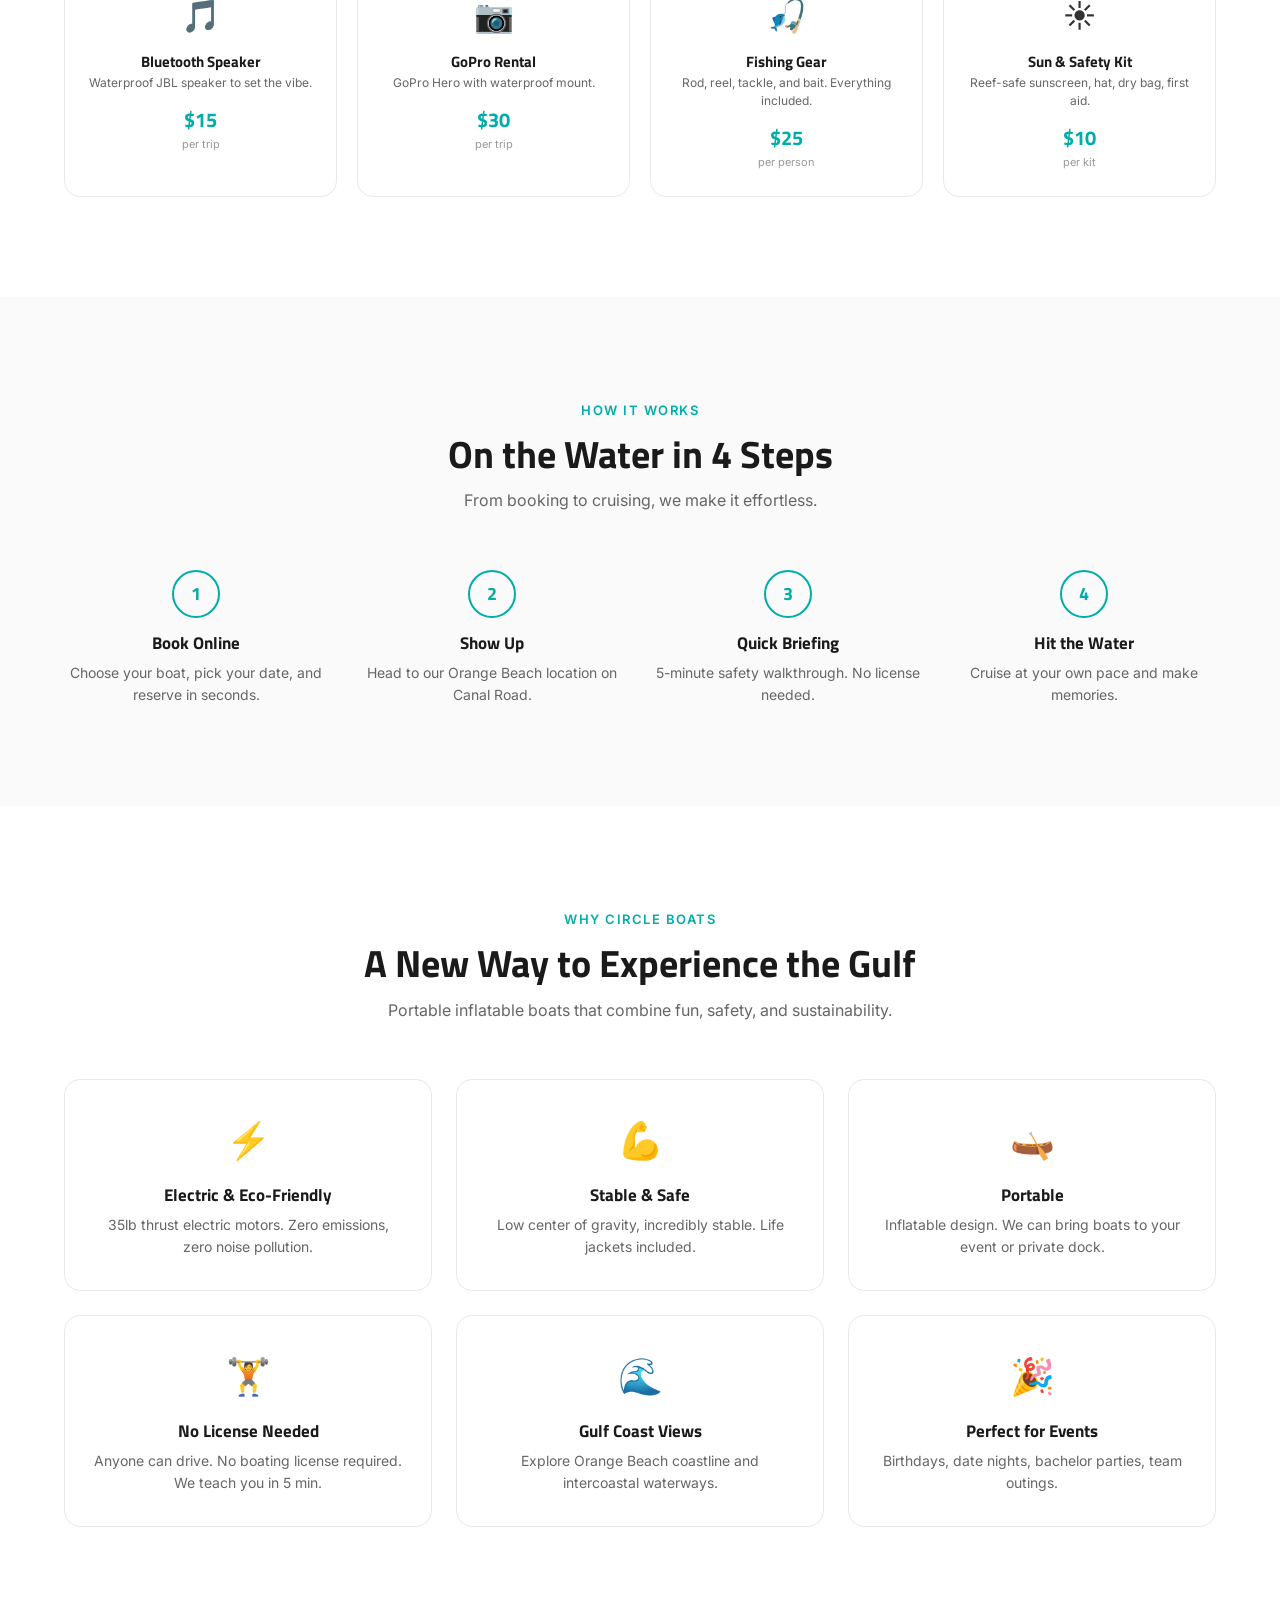
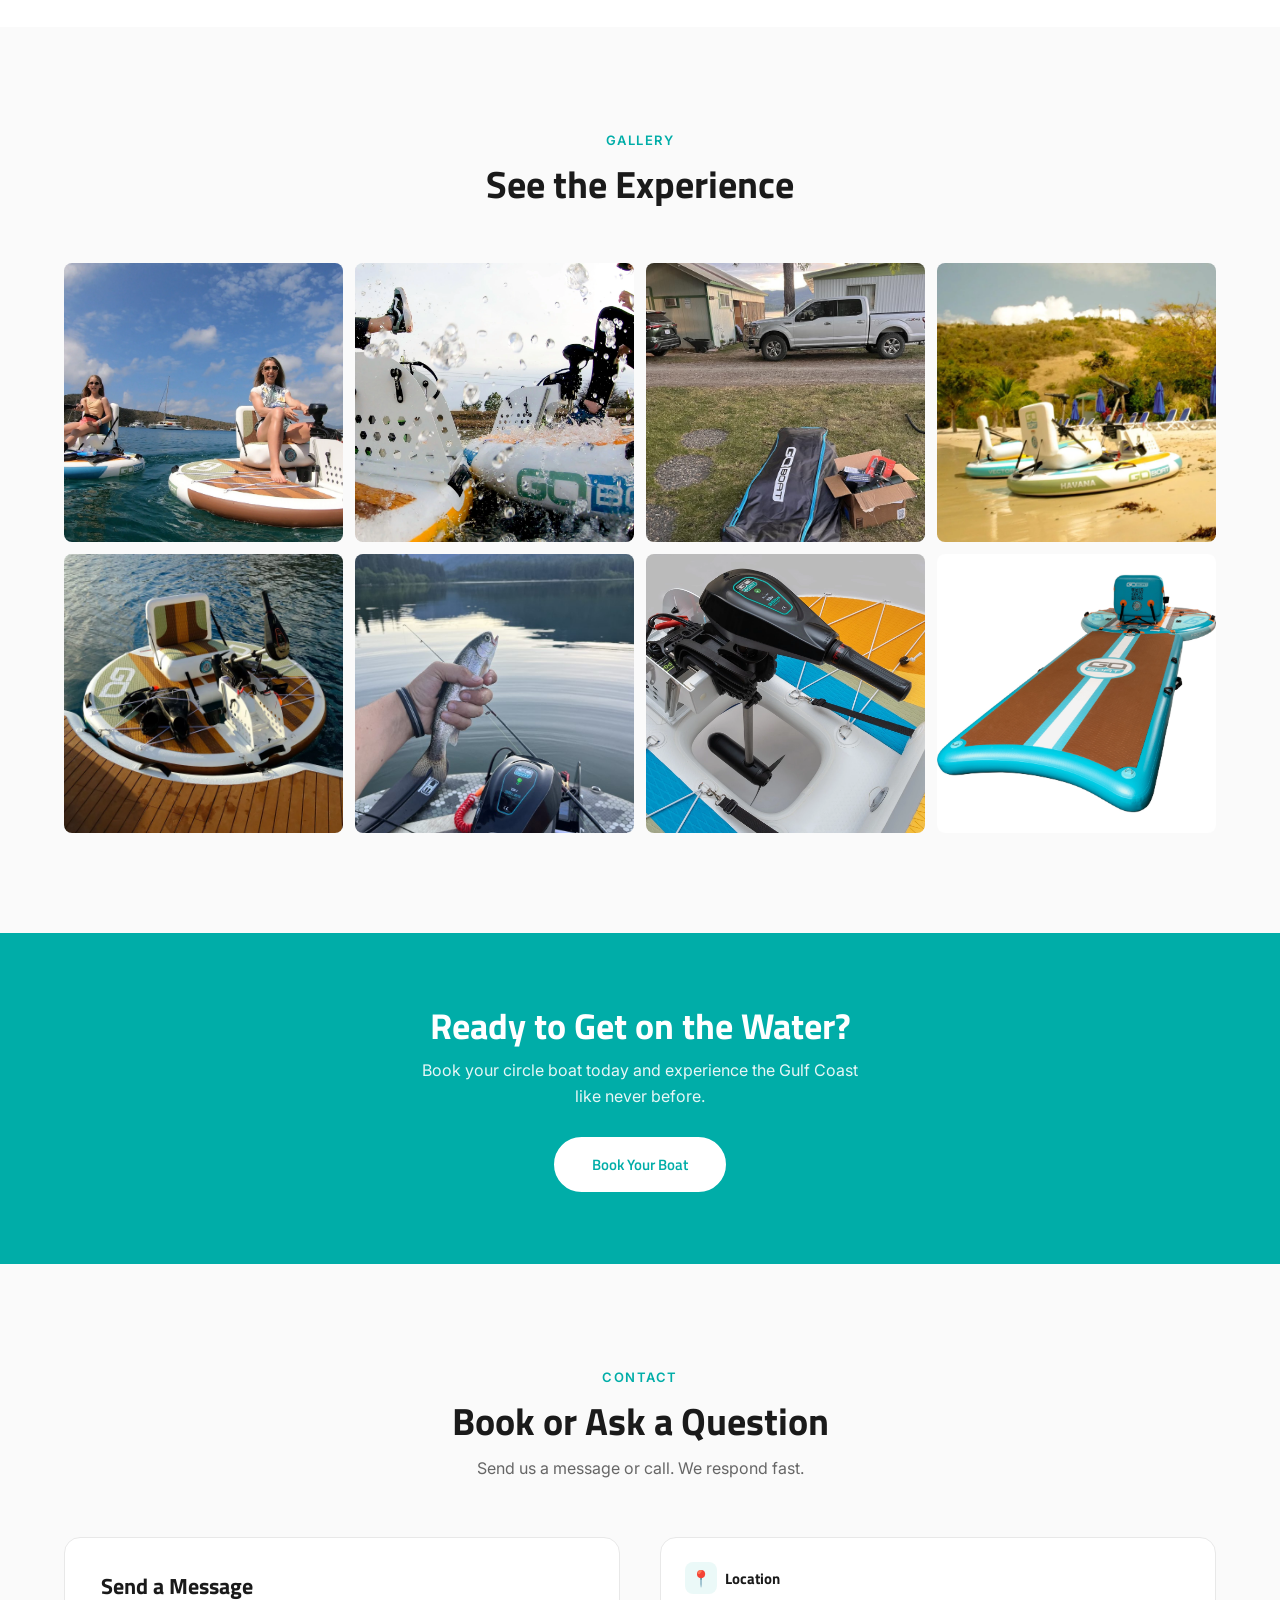
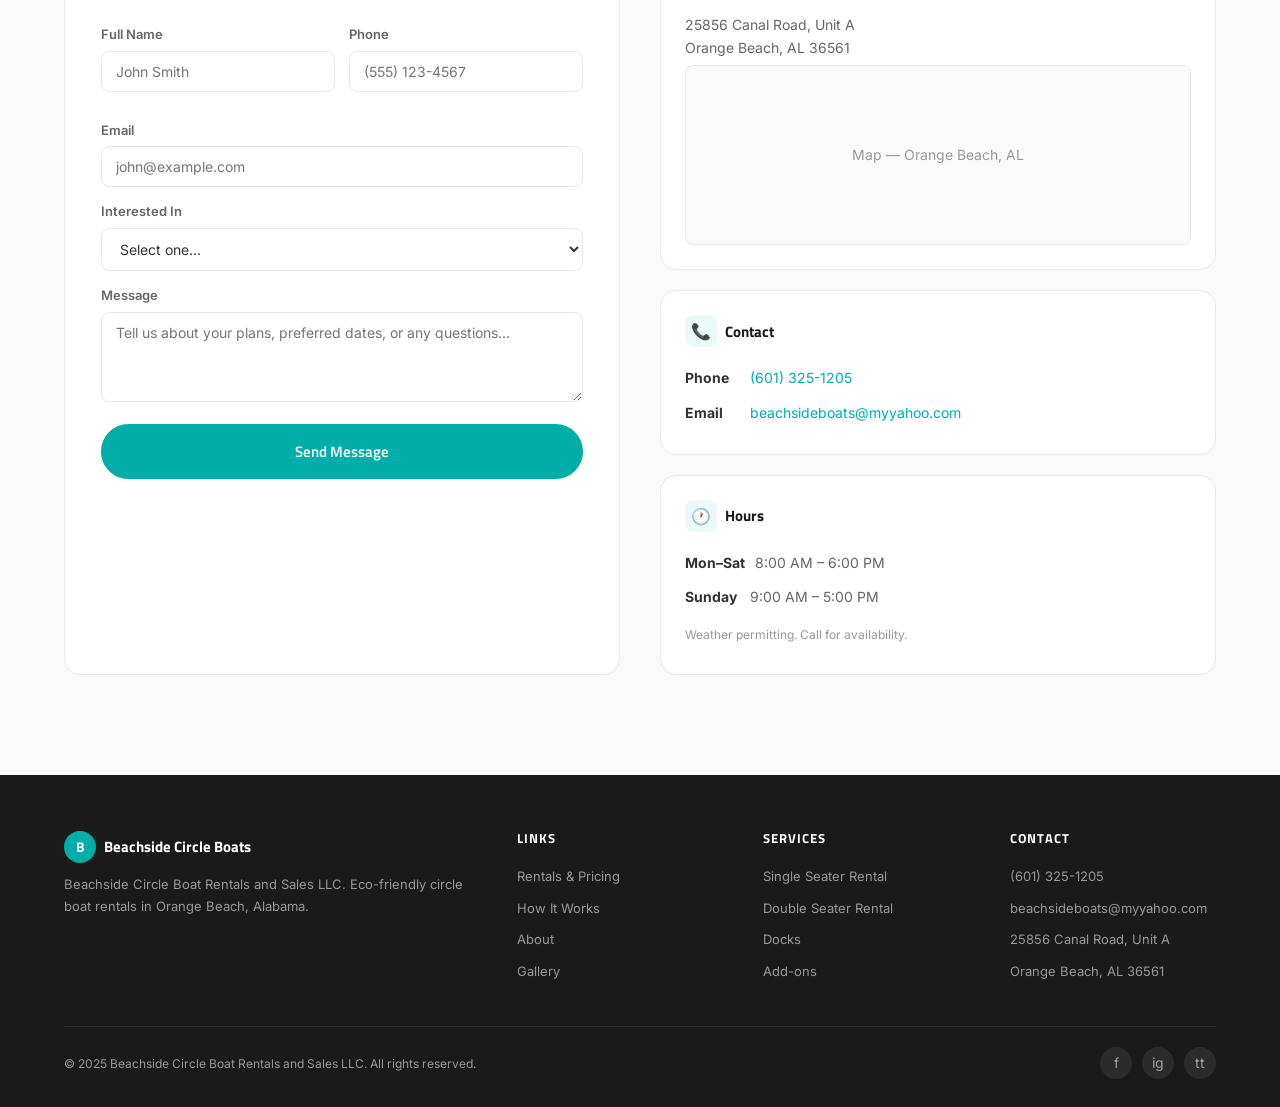
<file: index-no-video.html>
<!DOCTYPE html>
<html lang="en">
<head>
  <meta charset="UTF-8">
  <meta name="viewport" content="width=device-width, initial-scale=1.0">
  <title>Beachside Circle Boats — Orange Beach, AL | Rentals</title>
  <meta name="description" content="Portable inflatable circle boat rentals in Orange Beach, Alabama. Eco-friendly electric boats for singles and doubles. Book your day on the water today!">
  <link rel="preconnect" href="https://fonts.googleapis.com">
  <link rel="preconnect" href="https://fonts.gstatic.com" crossorigin>
  <link href="https://fonts.googleapis.com/css2?family=Titillium+Web:wght@400;600;700&family=Inter:wght@400;500;600&display=swap" rel="stylesheet">
  <style>
    *, *::before, *::after { box-sizing: border-box; margin: 0; padding: 0; }

    :root {
      --teal: #00ada8;
      --teal-dark: #009590;
      --teal-light: rgba(0, 173, 168, 0.08);
      --teal-border: rgba(0, 173, 168, 0.2);
      --black: #1a1a1a;
      --dark: #333333;
      --gray: #666666;
      --gray-light: #999999;
      --border: #e8e8e8;
      --bg: #fafafa;
      --white: #ffffff;
      --radius: 8px;
      --radius-lg: 16px;
      --radius-pill: 100px;
    }

    html { scroll-behavior: smooth; }

    body {
      font-family: 'Inter', -apple-system, BlinkMacSystemFont, sans-serif;
      color: var(--dark);
      line-height: 1.6;
      background: var(--white);
      -webkit-font-smoothing: antialiased;
    }

    h1, h2, h3, h4 {
      font-family: 'Titillium Web', sans-serif;
      line-height: 1.15;
      color: var(--black);
    }

    a { text-decoration: none; color: inherit; }
    img { max-width: 100%; display: block; }
    ul { list-style: none; }

    .container {
      max-width: 1200px;
      margin: 0 auto;
      padding: 0 24px;
    }

    .container-wide {
      max-width: 1400px;
      margin: 0 auto;
      padding: 0 24px;
    }

    /* ===== NAV ===== */
    .nav {
      position: fixed;
      top: 0;
      left: 0;
      right: 0;
      z-index: 1000;
      background: rgba(255,255,255,0.95);
      backdrop-filter: blur(20px);
      -webkit-backdrop-filter: blur(20px);
      border-bottom: 1px solid var(--border);
      transition: box-shadow 0.3s;
    }

    .nav.scrolled {
      box-shadow: 0 1px 12px rgba(0,0,0,0.06);
    }

    .nav-inner {
      display: flex;
      align-items: center;
      justify-content: space-between;
      height: 68px;
    }

    .nav-logo {
      display: flex;
      align-items: center;
      gap: 10px;
    }

    .nav-logo-icon {
      width: 38px;
      height: 38px;
      background: var(--teal);
      border-radius: 50%;
      display: flex;
      align-items: center;
      justify-content: center;
      font-size: 18px;
      color: var(--white);
      font-weight: 700;
      font-family: 'Titillium Web', sans-serif;
    }

    .nav-logo-text {
      font-family: 'Titillium Web', sans-serif;
      font-weight: 700;
      font-size: 18px;
      color: var(--black);
    }

    .nav-logo-text span {
      color: var(--teal);
    }

    .nav-links {
      display: flex;
      align-items: center;
      gap: 28px;
    }

    .nav-links a {
      color: var(--gray);
      font-size: 14px;
      font-weight: 500;
      transition: color 0.2s;
    }

    .nav-links a:hover {
      color: var(--black);
    }

    .nav-cta {
      background: var(--teal);
      color: var(--white) !important;
      padding: 10px 28px;
      border-radius: var(--radius-pill);
      font-weight: 600;
      border: 2px solid var(--teal);
      transition: all 0.2s;
    }

    .nav-cta:hover {
      background: var(--teal-dark);
      border-color: var(--teal-dark);
    }

    .nav-hamburger {
      display: none;
      flex-direction: column;
      gap: 5px;
      cursor: pointer;
      padding: 4px;
    }

    .nav-hamburger span {
      width: 22px;
      height: 2px;
      background: var(--black);
      border-radius: 2px;
      transition: transform 0.3s, opacity 0.3s;
    }

    /* ===== HERO ===== */
    .hero {
      padding: 140px 0 80px;
      background: var(--white);
    }

    .hero-inner {
      display: grid;
      grid-template-columns: 1fr 1fr;
      gap: 60px;
      align-items: center;
    }

    .hero-content {
      max-width: 520px;
    }

    .hero-tag {
      display: inline-block;
      font-size: 13px;
      font-weight: 600;
      color: var(--teal);
      letter-spacing: 1.5px;
      text-transform: uppercase;
      margin-bottom: 16px;
    }

    .hero h1 {
      font-size: 52px;
      font-weight: 700;
      margin-bottom: 20px;
      letter-spacing: -0.5px;
    }

    .hero h1 span {
      color: var(--teal);
    }

    .hero-desc {
      font-size: 17px;
      color: var(--gray);
      margin-bottom: 32px;
      line-height: 1.7;
    }

    .hero-actions {
      display: flex;
      gap: 12px;
      flex-wrap: wrap;
      margin-bottom: 40px;
    }

    .btn {
      display: inline-flex;
      align-items: center;
      gap: 8px;
      padding: 14px 32px;
      border-radius: var(--radius-pill);
      font-family: 'Titillium Web', sans-serif;
      font-weight: 600;
      font-size: 15px;
      cursor: pointer;
      border: 2px solid transparent;
      transition: all 0.2s;
    }

    .btn-primary {
      background: var(--teal);
      color: var(--white);
      border-color: var(--teal);
    }

    .btn-primary:hover {
      background: var(--teal-dark);
      border-color: var(--teal-dark);
    }

    .btn-outline {
      background: transparent;
      color: var(--black);
      border-color: var(--border);
    }

    .btn-outline:hover {
      border-color: var(--black);
    }

    .hero-stats {
      display: flex;
      gap: 40px;
    }

    .hero-stat {
      text-align: left;
    }

    .hero-stat strong {
      display: block;
      font-family: 'Titillium Web', sans-serif;
      font-size: 26px;
      font-weight: 700;
      color: var(--black);
    }

    .hero-stat span {
      font-size: 13px;
      color: var(--gray-light);
    }

    .hero-image {
      border-radius: var(--radius-lg);
      overflow: hidden;
      aspect-ratio: 4/3;
    }

    .hero-image img {
      width: 100%;
      height: 100%;
      object-fit: cover;
    }

    /* ===== SECTIONS ===== */
    .section {
      padding: 100px 0;
    }

    .section-header {
      text-align: center;
      margin-bottom: 56px;
    }

    .section-tag {
      display: inline-block;
      font-size: 13px;
      font-weight: 600;
      color: var(--teal);
      letter-spacing: 1.5px;
      text-transform: uppercase;
      margin-bottom: 12px;
    }

    .section-header h2 {
      font-size: 38px;
      font-weight: 700;
      margin-bottom: 12px;
    }

    .section-header p {
      font-size: 16px;
      color: var(--gray);
      max-width: 540px;
      margin: 0 auto;
    }

    /* ===== PRODUCT CARDS ===== */
    .products {
      background: var(--bg);
    }

    .product-grid {
      display: grid;
      grid-template-columns: repeat(3, 1fr);
      gap: 24px;
    }

    .product-card {
      background: var(--white);
      border-radius: var(--radius-lg);
      overflow: hidden;
      border: 1px solid var(--border);
      transition: box-shadow 0.3s, transform 0.3s;
    }

    .product-card:hover {
      box-shadow: 0 8px 32px rgba(0,0,0,0.08);
      transform: translateY(-4px);
    }

    .product-card.featured {
      border-color: var(--teal);
    }

    .product-badge {
      position: absolute;
      top: 16px;
      left: 16px;
      background: var(--teal);
      color: var(--white);
      font-size: 11px;
      font-weight: 700;
      letter-spacing: 0.5px;
      padding: 6px 14px;
      border-radius: var(--radius-pill);
      text-transform: uppercase;
      z-index: 2;
    }

    .product-image {
      position: relative;
      width: 100%;
      aspect-ratio: 4/3;
      overflow: hidden;
    }

    .product-image img {
      width: 100%;
      height: 100%;
      object-fit: cover;
      transition: transform 0.4s;
    }

    .product-card:hover .product-image img {
      transform: scale(1.05);
    }

    .product-body {
      padding: 28px 24px;
    }

    .product-body h3 {
      font-size: 22px;
      font-weight: 700;
      margin-bottom: 8px;
    }

    .product-body .desc {
      font-size: 14px;
      color: var(--gray);
      margin-bottom: 20px;
      line-height: 1.6;
    }

    .price-row {
      display: flex;
      justify-content: space-between;
      align-items: center;
      padding: 10px 0;
      border-bottom: 1px solid var(--bg);
    }

    .price-row:last-of-type {
      border-bottom: none;
    }

    .price-label {
      font-size: 14px;
      color: var(--gray);
    }

    .price-amount {
      font-family: 'Titillium Web', sans-serif;
      font-size: 18px;
      font-weight: 700;
      color: var(--teal);
    }

    .product-specs {
      font-size: 12px;
      color: var(--gray-light);
      margin-top: 12px;
      padding-top: 12px;
      border-top: 1px solid var(--bg);
    }

    .product-body .btn {
      width: 100%;
      justify-content: center;
      margin-top: 20px;
    }

    /* ===== GROUP RATES ===== */
    .group-banner {
      margin-top: 40px;
      background: var(--white);
      border: 2px solid var(--teal-border);
      border-radius: var(--radius-lg);
      padding: 32px 40px;
      display: flex;
      align-items: center;
      justify-content: space-between;
      gap: 24px;
      flex-wrap: wrap;
    }

    .group-banner-text h3 {
      font-size: 22px;
      font-weight: 700;
      margin-bottom: 4px;
    }

    .group-banner-text p {
      font-size: 14px;
      color: var(--gray);
    }

    .group-banner-price {
      text-align: center;
    }

    .group-banner-price strong {
      display: block;
      font-family: 'Titillium Web', sans-serif;
      font-size: 32px;
      font-weight: 700;
      color: var(--teal);
    }

    .group-banner-price span {
      font-size: 13px;
      color: var(--gray-light);
    }

    /* ===== HOW IT WORKS ===== */
    .steps-grid {
      display: grid;
      grid-template-columns: repeat(4, 1fr);
      gap: 32px;
    }

    .step-card {
      text-align: center;
    }

    .step-num {
      width: 48px;
      height: 48px;
      border-radius: 50%;
      border: 2px solid var(--teal);
      color: var(--teal);
      font-family: 'Titillium Web', sans-serif;
      font-size: 18px;
      font-weight: 700;
      display: flex;
      align-items: center;
      justify-content: center;
      margin: 0 auto 16px;
    }

    .step-card h3 {
      font-size: 17px;
      font-weight: 700;
      margin-bottom: 8px;
    }

    .step-card p {
      font-size: 14px;
      color: var(--gray);
      line-height: 1.6;
    }

    /* ===== FEATURES / WHY ===== */
    .features {
      background: var(--bg);
    }

    .features-grid {
      display: grid;
      grid-template-columns: repeat(3, 1fr);
      gap: 24px;
    }

    .feature-card {
      background: var(--white);
      border: 1px solid var(--border);
      border-radius: var(--radius-lg);
      padding: 32px 28px;
      text-align: center;
      transition: box-shadow 0.3s;
    }

    .feature-card:hover {
      box-shadow: 0 4px 20px rgba(0,0,0,0.06);
    }

    .feature-icon {
      font-size: 36px;
      margin-bottom: 16px;
      display: block;
    }

    .feature-card h3 {
      font-size: 17px;
      font-weight: 700;
      margin-bottom: 8px;
    }

    .feature-card p {
      font-size: 14px;
      color: var(--gray);
      line-height: 1.6;
    }

    /* ===== GALLERY ===== */
    .gallery-grid {
      display: grid;
      grid-template-columns: repeat(4, 1fr);
      gap: 12px;
    }

    .gallery-item {
      aspect-ratio: 1;
      border-radius: var(--radius);
      overflow: hidden;
      cursor: pointer;
    }

    .gallery-item img {
      width: 100%;
      height: 100%;
      object-fit: cover;
      transition: transform 0.4s;
    }

    .gallery-item:hover img {
      transform: scale(1.06);
    }

    /* ===== DOCKS ===== */
    .dock-section {
      background: var(--bg);
    }

    .dock-layout {
      display: grid;
      grid-template-columns: 1fr 1fr;
      gap: 48px;
      align-items: center;
    }

    .dock-image {
      border-radius: var(--radius-lg);
      overflow: hidden;
      aspect-ratio: 4/3;
    }

    .dock-image img {
      width: 100%;
      height: 100%;
      object-fit: cover;
    }

    .dock-info h2 {
      font-size: 34px;
      font-weight: 700;
      margin-bottom: 12px;
    }

    .dock-info > p {
      font-size: 15px;
      color: var(--gray);
      margin-bottom: 24px;
      line-height: 1.7;
    }

    .dock-price-tag {
      display: inline-flex;
      align-items: baseline;
      gap: 4px;
      margin-bottom: 24px;
    }

    .dock-price-tag strong {
      font-family: 'Titillium Web', sans-serif;
      font-size: 36px;
      font-weight: 700;
      color: var(--teal);
    }

    .dock-price-tag span {
      font-size: 15px;
      color: var(--gray-light);
    }

    .dock-list {
      margin-bottom: 28px;
    }

    .dock-list li {
      display: flex;
      align-items: flex-start;
      gap: 10px;
      padding: 8px 0;
      font-size: 14px;
      color: var(--dark);
      line-height: 1.5;
    }

    .dock-list li .check {
      color: var(--teal);
      font-weight: 700;
      flex-shrink: 0;
      margin-top: 2px;
    }

    /* ===== ADD-ONS ===== */
    .addons-grid {
      display: grid;
      grid-template-columns: repeat(4, 1fr);
      gap: 20px;
    }

    .addon-card {
      background: var(--white);
      border: 1px solid var(--border);
      border-radius: var(--radius-lg);
      padding: 24px 20px;
      text-align: center;
      transition: box-shadow 0.3s;
    }

    .addon-card:hover {
      box-shadow: 0 4px 20px rgba(0,0,0,0.06);
    }

    .addon-icon {
      font-size: 32px;
      margin-bottom: 12px;
      display: block;
    }

    .addon-card h4 {
      font-size: 15px;
      font-weight: 700;
      margin-bottom: 4px;
    }

    .addon-card .addon-desc {
      font-size: 12px;
      color: var(--gray);
      margin-bottom: 12px;
      line-height: 1.5;
    }

    .addon-price {
      font-family: 'Titillium Web', sans-serif;
      font-size: 20px;
      font-weight: 700;
      color: var(--teal);
    }

    .addon-unit {
      font-size: 11px;
      color: var(--gray-light);
    }

    /* ===== CTA ===== */
    .cta {
      background: var(--teal);
      padding: 72px 0;
      text-align: center;
      color: var(--white);
    }

    .cta h2 {
      color: var(--white);
      font-size: 36px;
      font-weight: 700;
      margin-bottom: 12px;
    }

    .cta p {
      font-size: 16px;
      opacity: 0.9;
      margin-bottom: 28px;
      max-width: 460px;
      margin-left: auto;
      margin-right: auto;
    }

    .btn-white {
      background: var(--white);
      color: var(--teal);
      border-color: var(--white);
      padding: 14px 36px;
    }

    .btn-white:hover {
      background: var(--bg);
      border-color: var(--bg);
    }

    /* ===== CONTACT ===== */
    .contact {
      background: var(--bg);
    }

    .contact-grid {
      display: grid;
      grid-template-columns: 1fr 1fr;
      gap: 40px;
    }

    .contact-form {
      background: var(--white);
      border-radius: var(--radius-lg);
      padding: 36px;
      border: 1px solid var(--border);
    }

    .contact-form h3 {
      font-size: 22px;
      font-weight: 700;
      margin-bottom: 24px;
    }

    .form-row {
      display: grid;
      grid-template-columns: 1fr 1fr;
      gap: 14px;
      margin-bottom: 14px;
    }

    .form-group {
      margin-bottom: 14px;
    }

    .form-group label {
      display: block;
      font-size: 13px;
      font-weight: 600;
      color: var(--gray);
      margin-bottom: 6px;
    }

    .form-group input,
    .form-group textarea,
    .form-group select {
      width: 100%;
      padding: 11px 14px;
      border: 1px solid var(--border);
      border-radius: var(--radius);
      font-family: 'Inter', sans-serif;
      font-size: 14px;
      color: var(--dark);
      transition: border-color 0.2s;
      background: var(--white);
    }

    .form-group input:focus,
    .form-group textarea:focus,
    .form-group select:focus {
      outline: none;
      border-color: var(--teal);
      box-shadow: 0 0 0 3px var(--teal-light);
    }

    .form-group textarea {
      resize: vertical;
      min-height: 90px;
    }

    .contact-sidebar {
      display: flex;
      flex-direction: column;
      gap: 20px;
    }

    .info-card {
      background: var(--white);
      border-radius: var(--radius-lg);
      padding: 24px;
      border: 1px solid var(--border);
    }

    .info-card h4 {
      font-size: 15px;
      font-weight: 700;
      margin-bottom: 14px;
      display: flex;
      align-items: center;
      gap: 8px;
    }

    .info-card .icon {
      width: 32px;
      height: 32px;
      border-radius: var(--radius);
      display: flex;
      align-items: center;
      justify-content: center;
      font-size: 16px;
      background: var(--teal-light);
      color: var(--teal);
    }

    .info-row {
      display: flex;
      align-items: flex-start;
      gap: 10px;
      padding: 6px 0;
      font-size: 14px;
      color: var(--gray);
    }

    .info-row strong {
      color: var(--dark);
      min-width: 55px;
    }

    .map-embed {
      width: 100%;
      height: 180px;
      border-radius: var(--radius);
      background: var(--bg);
      border: 1px solid var(--border);
      display: flex;
      align-items: center;
      justify-content: center;
      color: var(--gray-light);
      font-size: 14px;
    }

    /* ===== FOOTER ===== */
    .footer {
      background: var(--black);
      color: rgba(255,255,255,0.55);
      padding: 56px 0 28px;
    }

    .footer-grid {
      display: grid;
      grid-template-columns: 2fr 1fr 1fr 1fr;
      gap: 40px;
      margin-bottom: 40px;
    }

    .footer-brand p {
      font-size: 13px;
      line-height: 1.7;
      margin-top: 10px;
    }

    .footer-logo {
      display: flex;
      align-items: center;
      gap: 8px;
    }

    .footer-logo-icon {
      width: 32px;
      height: 32px;
      background: var(--teal);
      border-radius: 50%;
      display: flex;
      align-items: center;
      justify-content: center;
      font-size: 14px;
      color: var(--white);
      font-weight: 700;
      font-family: 'Titillium Web', sans-serif;
    }

    .footer-logo-text {
      color: var(--white);
      font-family: 'Titillium Web', sans-serif;
      font-weight: 700;
      font-size: 15px;
    }

    .footer h4 {
      color: var(--white);
      font-size: 13px;
      font-weight: 700;
      text-transform: uppercase;
      letter-spacing: 1px;
      margin-bottom: 14px;
    }

    .footer ul li {
      padding: 3px 0;
    }

    .footer ul li a {
      font-size: 13px;
      transition: color 0.2s;
    }

    .footer ul li a:hover {
      color: var(--white);
    }

    .footer-bottom {
      border-top: 1px solid rgba(255,255,255,0.08);
      padding-top: 20px;
      display: flex;
      justify-content: space-between;
      align-items: center;
      font-size: 12px;
    }

    .footer-social {
      display: flex;
      gap: 10px;
    }

    .footer-social a {
      width: 32px;
      height: 32px;
      border-radius: 50%;
      background: rgba(255,255,255,0.08);
      display: flex;
      align-items: center;
      justify-content: center;
      font-size: 14px;
      transition: background 0.2s;
    }

    .footer-social a:hover {
      background: var(--teal);
      color: var(--white);
    }

    /* ===== MOBILE MENU ===== */
    .mobile-menu {
      position: fixed;
      top: 0;
      right: -100%;
      width: 280px;
      height: 100vh;
      background: var(--white);
      z-index: 1001;
      transition: right 0.3s ease;
      padding: 72px 24px 32px;
      display: flex;
      flex-direction: column;
      gap: 4px;
      box-shadow: -4px 0 20px rgba(0,0,0,0.1);
    }

    .mobile-menu.open { right: 0; }

    .mobile-menu a {
      display: block;
      color: var(--dark);
      font-size: 15px;
      font-weight: 500;
      padding: 12px 0;
      border-bottom: 1px solid var(--bg);
      transition: color 0.2s;
    }

    .mobile-menu a:hover { color: var(--teal); }

    .mobile-overlay {
      position: fixed;
      inset: 0;
      background: rgba(0,0,0,0.3);
      z-index: 1000;
      opacity: 0;
      visibility: hidden;
      transition: opacity 0.3s, visibility 0.3s;
    }

    .mobile-overlay.visible {
      opacity: 1;
      visibility: visible;
    }

    .mobile-close {
      position: absolute;
      top: 20px;
      right: 20px;
      width: 32px;
      height: 32px;
      border-radius: 50%;
      background: var(--bg);
      border: none;
      color: var(--dark);
      font-size: 18px;
      cursor: pointer;
      display: flex;
      align-items: center;
      justify-content: center;
    }

    /* ===== BOOKING MODAL ===== */
    .booking-overlay {
      position: fixed;
      inset: 0;
      background: rgba(0,0,0,0.5);
      z-index: 2000;
      opacity: 0;
      visibility: hidden;
      transition: opacity 0.3s, visibility 0.3s;
      display: flex;
      align-items: center;
      justify-content: center;
      padding: 20px;
    }

    .booking-overlay.active {
      opacity: 1;
      visibility: visible;
    }

    .booking-modal {
      background: var(--white);
      border-radius: var(--radius-lg);
      width: 100%;
      max-width: 720px;
      max-height: 90vh;
      overflow-y: auto;
      position: relative;
      box-shadow: 0 20px 60px rgba(0,0,0,0.2);
    }

    .booking-close {
      position: absolute;
      top: 16px;
      right: 16px;
      width: 36px;
      height: 36px;
      border-radius: 50%;
      background: var(--bg);
      border: none;
      font-size: 20px;
      cursor: pointer;
      display: flex;
      align-items: center;
      justify-content: center;
      color: var(--dark);
      z-index: 5;
    }

    .booking-header {
      padding: 28px 32px 0;
    }

    .booking-header h2 {
      font-size: 24px;
      font-weight: 700;
      margin-bottom: 4px;
    }

    .booking-header p {
      font-size: 14px;
      color: var(--gray);
    }

    .booking-steps-nav {
      display: flex;
      gap: 0;
      padding: 20px 32px 0;
    }

    .bstep-tab {
      flex: 1;
      text-align: center;
      padding: 10px 8px;
      font-size: 12px;
      font-weight: 600;
      color: var(--gray-light);
      border-bottom: 2px solid var(--border);
      cursor: pointer;
      transition: all 0.2s;
    }

    .bstep-tab.active {
      color: var(--teal);
      border-color: var(--teal);
    }

    .bstep-tab.done {
      color: var(--teal-dark);
      border-color: var(--teal);
    }

    .booking-body {
      padding: 24px 32px 28px;
    }

    .bstep { display: none; }
    .bstep.active { display: block; }

    /* Calendar */
    .cal-header {
      display: flex;
      align-items: center;
      justify-content: space-between;
      margin-bottom: 12px;
    }

    .cal-header h3 {
      font-size: 16px;
      font-weight: 700;
    }

    .cal-nav {
      background: var(--bg);
      border: 1px solid var(--border);
      border-radius: var(--radius);
      width: 32px;
      height: 32px;
      cursor: pointer;
      font-size: 16px;
      display: flex;
      align-items: center;
      justify-content: center;
      color: var(--dark);
    }

    .cal-nav:hover {
      background: var(--border);
    }

    .cal-grid {
      display: grid;
      grid-template-columns: repeat(7, 1fr);
      gap: 4px;
      text-align: center;
    }

    .cal-day-label {
      font-size: 11px;
      font-weight: 600;
      color: var(--gray-light);
      padding: 6px 0;
      text-transform: uppercase;
    }

    .cal-day {
      padding: 10px 4px;
      border-radius: var(--radius);
      font-size: 14px;
      cursor: pointer;
      transition: all 0.15s;
      border: none;
      background: none;
      color: var(--dark);
    }

    .cal-day:hover {
      background: var(--teal-light);
    }

    .cal-day.selected {
      background: var(--teal);
      color: var(--white);
      font-weight: 600;
    }

    .cal-day.disabled {
      color: var(--border);
      pointer-events: none;
    }

    .cal-day.empty {
      pointer-events: none;
    }

    /* Boat Selection */
    .boat-option {
      border: 2px solid var(--border);
      border-radius: var(--radius-lg);
      padding: 20px;
      margin-bottom: 12px;
      cursor: pointer;
      display: flex;
      align-items: center;
      gap: 16px;
      transition: all 0.2s;
    }

    .boat-option:hover {
      border-color: var(--teal-border);
    }

    .boat-option.selected {
      border-color: var(--teal);
      background: var(--teal-light);
    }

    .boat-option-img {
      width: 80px;
      height: 60px;
      border-radius: var(--radius);
      object-fit: cover;
      flex-shrink: 0;
    }

    .boat-option-info {
      flex: 1;
    }

    .boat-option-info h4 {
      font-size: 16px;
      font-weight: 700;
      margin-bottom: 2px;
    }

    .boat-option-info p {
      font-size: 12px;
      color: var(--gray);
    }

    .boat-option-price {
      font-family: 'Titillium Web', sans-serif;
      font-size: 18px;
      font-weight: 700;
      color: var(--teal);
      white-space: nowrap;
    }

    /* Time Slot */
    .slot-grid {
      display: grid;
      grid-template-columns: repeat(3, 1fr);
      gap: 10px;
      margin-top: 16px;
    }

    .slot-btn {
      padding: 14px 12px;
      border: 2px solid var(--border);
      border-radius: var(--radius);
      background: var(--white);
      cursor: pointer;
      text-align: center;
      transition: all 0.2s;
    }

    .slot-btn:hover {
      border-color: var(--teal-border);
    }

    .slot-btn.selected {
      border-color: var(--teal);
      background: var(--teal-light);
    }

    .slot-btn strong {
      display: block;
      font-family: 'Titillium Web', sans-serif;
      font-size: 14px;
      font-weight: 700;
      margin-bottom: 2px;
    }

    .slot-btn span {
      font-size: 12px;
      color: var(--gray);
    }

    .slot-btn .slot-price {
      display: block;
      font-family: 'Titillium Web', sans-serif;
      font-size: 16px;
      font-weight: 700;
      color: var(--teal);
      margin-top: 4px;
    }

    /* Qty */
    .qty-row {
      display: flex;
      align-items: center;
      gap: 12px;
      margin-top: 16px;
    }

    .qty-row label {
      font-size: 14px;
      font-weight: 600;
    }

    .qty-ctrl {
      display: flex;
      align-items: center;
      border: 1px solid var(--border);
      border-radius: var(--radius);
      overflow: hidden;
    }

    .qty-btn {
      width: 36px;
      height: 36px;
      border: none;
      background: var(--bg);
      font-size: 18px;
      cursor: pointer;
      display: flex;
      align-items: center;
      justify-content: center;
      color: var(--dark);
    }

    .qty-btn:hover { background: var(--border); }

    .qty-val {
      width: 40px;
      text-align: center;
      font-family: 'Titillium Web', sans-serif;
      font-weight: 700;
      font-size: 16px;
      border: none;
      background: var(--white);
    }

    /* Addons checkboxes */
    .addon-check-grid {
      display: grid;
      grid-template-columns: 1fr 1fr;
      gap: 10px;
      margin-top: 12px;
    }

    .addon-check {
      display: flex;
      align-items: center;
      gap: 10px;
      padding: 12px 14px;
      border: 1px solid var(--border);
      border-radius: var(--radius);
      cursor: pointer;
      transition: all 0.15s;
      font-size: 13px;
    }

    .addon-check:hover {
      border-color: var(--teal-border);
    }

    .addon-check.checked {
      border-color: var(--teal);
      background: var(--teal-light);
    }

    .addon-check input {
      display: none;
    }

    .addon-check-box {
      width: 20px;
      height: 20px;
      border: 2px solid var(--border);
      border-radius: 4px;
      flex-shrink: 0;
      display: flex;
      align-items: center;
      justify-content: center;
      font-size: 12px;
      transition: all 0.15s;
    }

    .addon-check.checked .addon-check-box {
      background: var(--teal);
      border-color: var(--teal);
      color: var(--white);
    }

    .addon-check-info {
      flex: 1;
    }

    .addon-check-info strong {
      display: block;
      font-size: 13px;
    }

    .addon-check-info span {
      font-size: 11px;
      color: var(--gray);
    }

    .addon-check-price {
      font-family: 'Titillium Web', sans-serif;
      font-weight: 700;
      color: var(--teal);
      font-size: 14px;
      white-space: nowrap;
    }

    /* Cart Summary */
    .cart-summary {
      background: var(--bg);
      border-radius: var(--radius);
      padding: 20px;
      margin-top: 16px;
    }

    .cart-line {
      display: flex;
      justify-content: space-between;
      padding: 6px 0;
      font-size: 14px;
    }

    .cart-line.total {
      border-top: 2px solid var(--border);
      margin-top: 8px;
      padding-top: 12px;
      font-family: 'Titillium Web', sans-serif;
      font-weight: 700;
      font-size: 18px;
    }

    .cart-line.total .cart-amount {
      color: var(--teal);
    }

    .cart-label { color: var(--gray); }
    .cart-amount { font-weight: 600; color: var(--dark); }

    /* Booking footer */
    .booking-footer {
      padding: 0 32px 28px;
      display: flex;
      justify-content: space-between;
      gap: 12px;
    }

    .booking-footer .btn {
      flex: 1;
      justify-content: center;
    }

    /* ===== RESPONSIVE ===== */
    @media (max-width: 1024px) {
      .hero-inner { grid-template-columns: 1fr; text-align: center; }
      .hero-content { max-width: 100%; margin: 0 auto; }
      .hero-image { max-width: 600px; margin: 0 auto; }
      .hero-stats { justify-content: center; }
      .hero-actions { justify-content: center; }
      .product-grid { grid-template-columns: repeat(2, 1fr); }
      .steps-grid { grid-template-columns: repeat(2, 1fr); gap: 28px; }
      .features-grid { grid-template-columns: repeat(2, 1fr); }
      .dock-layout { grid-template-columns: 1fr; }
      .addons-grid { grid-template-columns: repeat(2, 1fr); }
      .gallery-grid { grid-template-columns: repeat(3, 1fr); }
      .footer-grid { grid-template-columns: 1fr 1fr; }
    }

    @media (max-width: 768px) {
      .nav-links { display: none; }
      .nav-hamburger { display: flex; }
      .hero { padding: 110px 0 60px; }
      .hero h1 { font-size: 36px; }
      .hero-desc { font-size: 15px; }
      .hero-stats { flex-direction: column; gap: 16px; align-items: center; }
      .section { padding: 64px 0; }
      .section-header h2 { font-size: 28px; }
      .product-grid { grid-template-columns: 1fr; max-width: 420px; margin: 0 auto; }
      .steps-grid { grid-template-columns: 1fr; max-width: 340px; margin: 0 auto; }
      .features-grid { grid-template-columns: 1fr; }
      .addons-grid { grid-template-columns: 1fr 1fr; }
      .gallery-grid { grid-template-columns: repeat(2, 1fr); }
      .contact-grid { grid-template-columns: 1fr; }
      .form-row { grid-template-columns: 1fr; }
      .footer-grid { grid-template-columns: 1fr; gap: 28px; }
      .footer-bottom { flex-direction: column; gap: 12px; text-align: center; }
      .group-banner { flex-direction: column; text-align: center; }
      .dock-info h2 { font-size: 28px; }
      .cta h2 { font-size: 28px; }
    }

    @media (max-width: 480px) {
      .container, .container-wide { padding: 0 16px; }
      .hero h1 { font-size: 30px; }
      .btn { padding: 12px 24px; font-size: 14px; }
      .addons-grid { grid-template-columns: 1fr; }
      .gallery-grid { grid-template-columns: 1fr 1fr; gap: 8px; }
    }
  </style>
</head>
<body>

  <!-- NAV -->
  <nav class="nav" id="navbar">
    <div class="container nav-inner">
      <a href="#" class="nav-logo">
        <div class="nav-logo-icon">B</div>
        <div class="nav-logo-text">Beachside <span>Circle Boats</span></div>
      </a>
      <div class="nav-links">
        <a href="#rentals">Rentals</a>
        <a href="#docks">Docks</a>
        <a href="#addons">Add-ons</a>
        <a href="#how">How It Works</a>
        <a href="#gallery">Gallery</a>
        <a href="#contact">Contact</a>
        <a href="javascript:void(0)" class="nav-cta" onclick="openBooking()">Book Now</a>
      </div>
      <div class="nav-hamburger" onclick="toggleMobileMenu()">
        <span></span><span></span><span></span>
      </div>
    </div>
  </nav>

  <!-- MOBILE MENU -->
  <div class="mobile-overlay" id="mobileOverlay" onclick="toggleMobileMenu()"></div>
  <div class="mobile-menu" id="mobileMenu">
    <button class="mobile-close" onclick="toggleMobileMenu()">&times;</button>
    <a href="#rentals" onclick="toggleMobileMenu()">Rentals</a>
    <a href="#docks" onclick="toggleMobileMenu()">Docks</a>
    <a href="#addons" onclick="toggleMobileMenu()">Add-ons</a>
    <a href="#how" onclick="toggleMobileMenu()">How It Works</a>
    <a href="#gallery" onclick="toggleMobileMenu()">Gallery</a>
    <a href="#contact" onclick="toggleMobileMenu()">Contact</a>
    <a href="tel:+16013251205" style="color:var(--teal);margin-top:12px;font-weight:600;">Call (601) 325-1205</a>
  </div>

  <!-- HERO -->
  <section class="hero">
    <div class="container hero-inner">
      <div class="hero-content">
        <div class="hero-tag">Orange Beach, Alabama</div>
        <h1>The Easiest Way to <span>Get on the Water</span></h1>
        <p class="hero-desc">Rent a portable, eco-friendly circle boat. No license needed, no experience required. Just show up and cruise.</p>
        <div class="hero-actions">
          <button class="btn btn-primary" onclick="openBooking()">Book Now</button>
          <a href="tel:+16013251205" class="btn btn-outline">Call (601) 325-1205</a>
        </div>
        <div class="hero-stats">
          <div class="hero-stat">
            <strong>500+</strong>
            <span>Happy Customers</span>
          </div>
          <div class="hero-stat">
            <strong>4.9&#9733;</strong>
            <span>Google Rating</span>
          </div>
          <div class="hero-stat">
            <strong>Electric</strong>
            <span>Zero Emissions</span>
          </div>
        </div>
      </div>
      <div class="hero-image">
        <img src="images/goboat/goboat-hero.jpg" alt="GoBoat circle boat on the water">
      </div>
    </div>
  </section>

  <!-- RENTALS / PRODUCTS -->
  <section class="section products" id="rentals">
    <div class="container">
      <div class="section-header">
        <div class="section-tag">Rentals &amp; Pricing</div>
        <h2>Choose Your Boat</h2>
        <p>Simple, transparent pricing. All rentals include a life jacket, safety briefing, and full charge.</p>
      </div>
      <div class="product-grid">
        <!-- Single Seater -->
        <div class="product-card">
          <div class="product-image">
            <img src="images/goboat/goboat-beach.jpg" alt="GoBoat Single Seater">
          </div>
          <div class="product-body">
            <h3>Single Seater</h3>
            <p class="desc">Solo cruiser. 57 lbs, portable, 35lb electric motor. Fits one adult up to 300 lbs.</p>
            <div class="price-row">
              <span class="price-label">Half Day 9:00 &ndash; 1:00</span>
              <span class="price-amount">$150</span>
            </div>
            <div class="price-row">
              <span class="price-label">Half Day 2:00 &ndash; 6:00</span>
              <span class="price-amount">$150</span>
            </div>
            <div class="price-row">
              <span class="price-label">All Day 9:00 &ndash; 6:00</span>
              <span class="price-amount">$225</span>
            </div>
            <div class="product-specs">70" diameter &bull; Max 300 lbs &bull; 5-speed motor</div>
            <button class="btn btn-primary" onclick="openBooking()">Reserve</button>
          </div>
        </div>

        <!-- Double Seater -->
        <div class="product-card featured">
          <div class="product-image">
            <div class="product-badge">Popular</div>
            <img src="images/goboat/goboat-bumpers.jpg" alt="GoBoat Double Seater">
          </div>
          <div class="product-body">
            <h3>Double Seater</h3>
            <p class="desc">Bring a friend. 65 lbs, extra-wide seats, enhanced stability. Fits two adults up to 450 lbs combined.</p>
            <div class="price-row">
              <span class="price-label">Half Day 9:00 &ndash; 1:00</span>
              <span class="price-amount">$200</span>
            </div>
            <div class="price-row">
              <span class="price-label">Half Day 2:00 &ndash; 6:00</span>
              <span class="price-amount">$200</span>
            </div>
            <div class="price-row">
              <span class="price-label">All Day 9:00 &ndash; 6:00</span>
              <span class="price-amount">$275</span>
            </div>
            <div class="product-specs">89" x 70" &bull; Max 450 lbs &bull; 5-speed motor</div>
            <button class="btn btn-primary" onclick="openBooking()">Reserve</button>
          </div>
        </div>

        <!-- Docks -->
        <div class="product-card">
          <div class="product-image">
            <img src="images/goboat/mini-dock-tow.jpg" alt="GoBoat Dock Accessories">
          </div>
          <div class="product-body">
            <h3>Dock Add-on</h3>
            <p class="desc">Tow a floating dock for coolers, chairs, gear, or your fur baby. Three options available.</p>
            <div class="price-row">
              <span class="price-label">Mini Dock</span>
              <span class="price-amount">$50</span>
            </div>
            <div class="price-row">
              <span class="price-label">X Dock</span>
              <span class="price-amount">$50</span>
            </div>
            <div class="price-row">
              <span class="price-label">Doggie Dock</span>
              <span class="price-amount">$50</span>
            </div>
            <div class="product-specs">Rent 4+ boats = FREE dock for the day</div>
            <button class="btn btn-primary" onclick="openBooking()">Add Dock</button>
          </div>
        </div>
      </div>

      <!-- Group Rates -->
      <div class="group-banner">
        <div class="group-banner-text">
          <h3>Group Rates Available</h3>
          <p>Rent 5 or more single seaters and save. No group rate on doubles. Call to book.</p>
        </div>
        <div class="group-banner-price">
          <strong>$200</strong>
          <span>each / All Day</span>
        </div>
        <a href="tel:+16013251205" class="btn btn-primary">Call to Book</a>
      </div>
    </div>
  </section>

  <!-- DOCKS DETAIL -->
  <section class="section dock-section" id="docks">
    <div class="container">
      <div class="dock-layout">
        <div class="dock-image">
          <img src="images/goboat/mini-dock-tow.jpg" alt="GoBoat floating dock">
        </div>
        <div class="dock-info">
          <div class="section-tag">Accessories</div>
          <h2>Towable Floating Docks</h2>
          <div class="dock-price-tag">
            <strong>$50</strong>
            <span>/ day each</span>
          </div>
          <p>Pull a dock behind your GoBoat. Carry coolers, beach bags, chairs, umbrellas, or your fur baby.</p>
          <ul class="dock-list">
            <li><span class="check">&#10003;</span> <strong>Mini Dock</strong> &mdash; 8'4" x 44" platform for gear, yoga, sunbathing</li>
            <li><span class="check">&#10003;</span> <strong>X Dock</strong> &mdash; 5' x 5' floating dock, holds a 58-qt cooler</li>
            <li><span class="check">&#10003;</span> <strong>Doggie Dock</strong> &mdash; 5'4" x 43" with weighted mesh ramp for pets</li>
            <li><span class="check">&#10003;</span> Rent 4+ boats and get a <strong>FREE dock</strong> for the day</li>
          </ul>
          <button class="btn btn-primary" onclick="openBooking()">Add a Dock</button>
        </div>
      </div>
    </div>
  </section>

  <!-- ADD-ONS -->
  <section class="section" id="addons">
    <div class="container">
      <div class="section-header">
        <div class="section-tag">Extras</div>
        <h2>Add-ons</h2>
        <p>Enhance your trip. Add at checkout or at check-in.</p>
      </div>
      <div class="addons-grid">
        <div class="addon-card">
          <span class="addon-icon">&#127866;</span>
          <h4>Cooler Pack</h4>
          <p class="addon-desc">Loaded cooler with ice, water, and your choice of drinks.</p>
          <div class="addon-price">$35</div>
          <div class="addon-unit">per cooler</div>
        </div>
        <div class="addon-card">
          <span class="addon-icon">&#129380;</span>
          <h4>Drink &amp; Ice</h4>
          <p class="addon-desc">Water, Gatorade, sodas, juice. Bag of ice included.</p>
          <div class="addon-price">$15</div>
          <div class="addon-unit">6 drinks + ice</div>
        </div>
        <div class="addon-card">
          <span class="addon-icon">&#127839;</span>
          <h4>Snack Pack</h4>
          <p class="addon-desc">Chips, trail mix, granola bars, fruit snacks.</p>
          <div class="addon-price">$20</div>
          <div class="addon-unit">per pack</div>
        </div>
        <div class="addon-card">
          <span class="addon-icon">&#128054;</span>
          <h4>Pup Pack</h4>
          <p class="addon-desc">Dog treats, water bowl, and a doggie life vest.</p>
          <div class="addon-price">$15</div>
          <div class="addon-unit">per pup</div>
        </div>
        <div class="addon-card">
          <span class="addon-icon">&#127925;</span>
          <h4>Bluetooth Speaker</h4>
          <p class="addon-desc">Waterproof JBL speaker to set the vibe.</p>
          <div class="addon-price">$15</div>
          <div class="addon-unit">per trip</div>
        </div>
        <div class="addon-card">
          <span class="addon-icon">&#128247;</span>
          <h4>GoPro Rental</h4>
          <p class="addon-desc">GoPro Hero with waterproof mount.</p>
          <div class="addon-price">$30</div>
          <div class="addon-unit">per trip</div>
        </div>
        <div class="addon-card">
          <span class="addon-icon">&#127907;</span>
          <h4>Fishing Gear</h4>
          <p class="addon-desc">Rod, reel, tackle, and bait. Everything included.</p>
          <div class="addon-price">$25</div>
          <div class="addon-unit">per person</div>
        </div>
        <div class="addon-card">
          <span class="addon-icon">&#9728;&#65039;</span>
          <h4>Sun &amp; Safety Kit</h4>
          <p class="addon-desc">Reef-safe sunscreen, hat, dry bag, first aid.</p>
          <div class="addon-price">$10</div>
          <div class="addon-unit">per kit</div>
        </div>
      </div>
    </div>
  </section>

  <!-- HOW IT WORKS -->
  <section class="section features" id="how">
    <div class="container">
      <div class="section-header">
        <div class="section-tag">How It Works</div>
        <h2>On the Water in 4 Steps</h2>
        <p>From booking to cruising, we make it effortless.</p>
      </div>
      <div class="steps-grid">
        <div class="step-card">
          <div class="step-num">1</div>
          <h3>Book Online</h3>
          <p>Choose your boat, pick your date, and reserve in seconds.</p>
        </div>
        <div class="step-card">
          <div class="step-num">2</div>
          <h3>Show Up</h3>
          <p>Head to our Orange Beach location on Canal Road.</p>
        </div>
        <div class="step-card">
          <div class="step-num">3</div>
          <h3>Quick Briefing</h3>
          <p>5-minute safety walkthrough. No license needed.</p>
        </div>
        <div class="step-card">
          <div class="step-num">4</div>
          <h3>Hit the Water</h3>
          <p>Cruise at your own pace and make memories.</p>
        </div>
      </div>
    </div>
  </section>

  <!-- WHY CIRCLE BOATS -->
  <section class="section" id="about">
    <div class="container">
      <div class="section-header">
        <div class="section-tag">Why Circle Boats</div>
        <h2>A New Way to Experience the Gulf</h2>
        <p>Portable inflatable boats that combine fun, safety, and sustainability.</p>
      </div>
      <div class="features-grid">
        <div class="feature-card">
          <span class="feature-icon">&#9889;</span>
          <h3>Electric &amp; Eco-Friendly</h3>
          <p>35lb thrust electric motors. Zero emissions, zero noise pollution.</p>
        </div>
        <div class="feature-card">
          <span class="feature-icon">&#128170;</span>
          <h3>Stable &amp; Safe</h3>
          <p>Low center of gravity, incredibly stable. Life jackets included.</p>
        </div>
        <div class="feature-card">
          <span class="feature-icon">&#128758;</span>
          <h3>Portable</h3>
          <p>Inflatable design. We can bring boats to your event or private dock.</p>
        </div>
        <div class="feature-card">
          <span class="feature-icon">&#127947;</span>
          <h3>No License Needed</h3>
          <p>Anyone can drive. No boating license required. We teach you in 5 min.</p>
        </div>
        <div class="feature-card">
          <span class="feature-icon">&#127754;</span>
          <h3>Gulf Coast Views</h3>
          <p>Explore Orange Beach coastline and intercoastal waterways.</p>
        </div>
        <div class="feature-card">
          <span class="feature-icon">&#127881;</span>
          <h3>Perfect for Events</h3>
          <p>Birthdays, date nights, bachelor parties, team outings.</p>
        </div>
      </div>
    </div>
  </section>

  <!-- GALLERY -->
  <section class="section features" id="gallery">
    <div class="container">
      <div class="section-header">
        <div class="section-tag">Gallery</div>
        <h2>See the Experience</h2>
      </div>
      <div class="gallery-grid">
        <div class="gallery-item"><img src="images/goboat/goboat-hero.jpg" alt="GoBoat on the water"></div>
        <div class="gallery-item"><img src="images/goboat/goboat-bumpers.jpg" alt="GoBoat Double Seater"></div>
        <div class="gallery-item"><img src="images/goboat/goboat-onwater1.jpg" alt="GoBoat cruising"></div>
        <div class="gallery-item"><img src="images/goboat/goboat-beach.jpg" alt="GoBoat at the beach"></div>
        <div class="gallery-item"><img src="images/goboat/goboat-woody.jpg" alt="GoBoat woody edition"></div>
        <div class="gallery-item"><img src="images/goboat/goboat-fishing.jpg" alt="Fishing from GoBoat"></div>
        <div class="gallery-item"><img src="images/goboat/goboat-motor.jpg" alt="GoBoat electric motor"></div>
        <div class="gallery-item"><img src="images/goboat/mini-dock-tow.jpg" alt="Mini Dock towing"></div>
      </div>
    </div>
  </section>

  <!-- CTA -->
  <section class="cta">
    <div class="container">
      <h2>Ready to Get on the Water?</h2>
      <p>Book your circle boat today and experience the Gulf Coast like never before.</p>
      <button class="btn btn-white" onclick="openBooking()">Book Your Boat</button>
    </div>
  </section>

  <!-- CONTACT -->
  <section class="section contact" id="contact">
    <div class="container">
      <div class="section-header">
        <div class="section-tag">Contact</div>
        <h2>Book or Ask a Question</h2>
        <p>Send us a message or call. We respond fast.</p>
      </div>
      <div class="contact-grid">
        <div class="contact-form">
          <h3>Send a Message</h3>
          <form onsubmit="handleContact(event)">
            <div class="form-row">
              <div class="form-group">
                <label for="contact-name">Full Name</label>
                <input type="text" id="contact-name" placeholder="John Smith" required>
              </div>
              <div class="form-group">
                <label for="contact-phone">Phone</label>
                <input type="tel" id="contact-phone" placeholder="(555) 123-4567">
              </div>
            </div>
            <div class="form-group">
              <label for="contact-email">Email</label>
              <input type="email" id="contact-email" placeholder="john@example.com" required>
            </div>
            <div class="form-group">
              <label for="contact-interest">Interested In</label>
              <select id="contact-interest">
                <option value="">Select one...</option>
                <option value="single-half">Single Seater &mdash; Half Day ($150)</option>
                <option value="single-full">Single Seater &mdash; All Day ($225)</option>
                <option value="double-half">Double Seater &mdash; Half Day ($200)</option>
                <option value="double-full">Double Seater &mdash; All Day ($275)</option>
                <option value="dock">Dock Rental ($50)</option>
                <option value="group">Group Rate (5+ Singles &mdash; $200/each)</option>
                <option value="addons">Add-ons</option>
                <option value="event">Private Event</option>
                <option value="other">General Question</option>
              </select>
            </div>
            <div class="form-group">
              <label for="contact-message">Message</label>
              <textarea id="contact-message" placeholder="Tell us about your plans, preferred dates, or any questions..."></textarea>
            </div>
            <button type="submit" class="btn btn-primary" style="width:100%;justify-content:center;">Send Message</button>
          </form>
        </div>
        <div class="contact-sidebar">
          <div class="info-card">
            <h4><span class="icon">&#128205;</span> Location</h4>
            <div class="info-row">25856 Canal Road, Unit A<br>Orange Beach, AL 36561</div>
            <div class="map-embed">Map &mdash; Orange Beach, AL</div>
          </div>
          <div class="info-card">
            <h4><span class="icon">&#128222;</span> Contact</h4>
            <div class="info-row"><strong>Phone</strong> <a href="tel:+16013251205" style="color:var(--teal);">(601) 325-1205</a></div>
            <div class="info-row"><strong>Email</strong> <a href="mailto:beachsideboats@myyahoo.com" style="color:var(--teal);">beachsideboats@myyahoo.com</a></div>
          </div>
          <div class="info-card">
            <h4><span class="icon">&#128336;</span> Hours</h4>
            <div class="info-row"><strong>Mon&ndash;Sat</strong> 8:00 AM &ndash; 6:00 PM</div>
            <div class="info-row"><strong>Sunday</strong> 9:00 AM &ndash; 5:00 PM</div>
            <div class="info-row" style="font-size:12px;color:var(--gray-light);margin-top:4px;">Weather permitting. Call for availability.</div>
          </div>
        </div>
      </div>
    </div>
  </section>

  <!-- BOOKING MODAL -->
  <div class="booking-overlay" id="bookingOverlay">
    <div class="booking-modal">
      <button class="booking-close" onclick="closeBooking()">&times;</button>
      <div class="booking-header">
        <h2>Book Your Rental</h2>
        <p>Select a date, choose your boat, and add extras.</p>
      </div>
      <div class="booking-steps-nav">
        <div class="bstep-tab active" data-step="1">1. Date</div>
        <div class="bstep-tab" data-step="2">2. Boat &amp; Time</div>
        <div class="bstep-tab" data-step="3">3. Extras</div>
        <div class="bstep-tab" data-step="4">4. Checkout</div>
      </div>
      <div class="booking-body">

        <!-- STEP 1: DATE -->
        <div class="bstep active" id="bstep1">
          <div class="cal-header">
            <button class="cal-nav" onclick="calNav(-1)">&#8249;</button>
            <h3 id="calMonthLabel"></h3>
            <button class="cal-nav" onclick="calNav(1)">&#8250;</button>
          </div>
          <div class="cal-grid" id="calGrid">
            <div class="cal-day-label">Sun</div>
            <div class="cal-day-label">Mon</div>
            <div class="cal-day-label">Tue</div>
            <div class="cal-day-label">Wed</div>
            <div class="cal-day-label">Thu</div>
            <div class="cal-day-label">Fri</div>
            <div class="cal-day-label">Sat</div>
          </div>
        </div>

        <!-- STEP 2: BOAT & TIME -->
        <div class="bstep" id="bstep2">
          <h4 style="font-size:15px;font-weight:700;margin-bottom:12px;">Select Boat Type</h4>
          <div class="boat-option" data-boat="single" onclick="selectBoat(this)">
            <img src="images/goboat/goboat-beach.jpg" alt="Single Seater" class="boat-option-img">
            <div class="boat-option-info">
              <h4>Single Seater</h4>
              <p>1 person &bull; Max 300 lbs &bull; 70" diameter</p>
            </div>
            <div class="boat-option-price">from $150</div>
          </div>
          <div class="boat-option" data-boat="double" onclick="selectBoat(this)">
            <img src="images/goboat/goboat-bumpers.jpg" alt="Double Seater" class="boat-option-img">
            <div class="boat-option-info">
              <h4>Double Seater</h4>
              <p>2 people &bull; Max 450 lbs &bull; 89" x 70"</p>
            </div>
            <div class="boat-option-price">from $200</div>
          </div>

          <h4 style="font-size:15px;font-weight:700;margin-top:20px;margin-bottom:4px;">Time Slot</h4>
          <div class="slot-grid">
            <div class="slot-btn" data-slot="am" onclick="selectSlot(this)">
              <strong>Half Day AM</strong>
              <span>9:00 &ndash; 1:00</span>
              <div class="slot-price" id="slotAM">$150</div>
            </div>
            <div class="slot-btn" data-slot="pm" onclick="selectSlot(this)">
              <strong>Half Day PM</strong>
              <span>2:00 &ndash; 6:00</span>
              <div class="slot-price" id="slotPM">$150</div>
            </div>
            <div class="slot-btn" data-slot="all" onclick="selectSlot(this)">
              <strong>All Day</strong>
              <span>9:00 &ndash; 6:00</span>
              <div class="slot-price" id="slotAll">$225</div>
            </div>
          </div>

          <div class="qty-row">
            <label>Quantity:</label>
            <div class="qty-ctrl">
              <button class="qty-btn" onclick="changeQty(-1)">-</button>
              <div class="qty-val" id="qtyVal">1</div>
              <button class="qty-btn" onclick="changeQty(1)">+</button>
            </div>
          </div>
        </div>

        <!-- STEP 3: EXTRAS -->
        <div class="bstep" id="bstep3">
          <h4 style="font-size:15px;font-weight:700;margin-bottom:4px;">Add a Dock</h4>
          <p style="font-size:13px;color:var(--gray);margin-bottom:12px;">$50/day each. Rent 4+ boats = FREE dock!</p>
          <div class="addon-check-grid">
            <label class="addon-check" onclick="toggleAddon(this)">
              <input type="checkbox" data-addon="mini-dock" data-price="50">
              <div class="addon-check-box">&#10003;</div>
              <div class="addon-check-info">
                <strong>Mini Dock</strong>
                <span>8'4" x 44" platform</span>
              </div>
              <div class="addon-check-price">$50</div>
            </label>
            <label class="addon-check" onclick="toggleAddon(this)">
              <input type="checkbox" data-addon="x-dock" data-price="50">
              <div class="addon-check-box">&#10003;</div>
              <div class="addon-check-info">
                <strong>X Dock</strong>
                <span>5' x 5' floating dock</span>
              </div>
              <div class="addon-check-price">$50</div>
            </label>
            <label class="addon-check" onclick="toggleAddon(this)">
              <input type="checkbox" data-addon="doggie-dock" data-price="50">
              <div class="addon-check-box">&#10003;</div>
              <div class="addon-check-info">
                <strong>Doggie Dock</strong>
                <span>5'4" x 43" with ramp</span>
              </div>
              <div class="addon-check-price">$50</div>
            </label>
          </div>

          <h4 style="font-size:15px;font-weight:700;margin-top:24px;margin-bottom:4px;">Add-ons</h4>
          <p style="font-size:13px;color:var(--gray);margin-bottom:12px;">Enhance your trip with these extras.</p>
          <div class="addon-check-grid">
            <label class="addon-check" onclick="toggleAddon(this)">
              <input type="checkbox" data-addon="cooler" data-price="35">
              <div class="addon-check-box">&#10003;</div>
              <div class="addon-check-info">
                <strong>&#127866; Cooler Pack</strong>
                <span>Cooler + ice + drinks</span>
              </div>
              <div class="addon-check-price">$35</div>
            </label>
            <label class="addon-check" onclick="toggleAddon(this)">
              <input type="checkbox" data-addon="drinks" data-price="15">
              <div class="addon-check-box">&#10003;</div>
              <div class="addon-check-info">
                <strong>&#129380; Drink &amp; Ice</strong>
                <span>6 drinks + bag of ice</span>
              </div>
              <div class="addon-check-price">$15</div>
            </label>
            <label class="addon-check" onclick="toggleAddon(this)">
              <input type="checkbox" data-addon="snacks" data-price="20">
              <div class="addon-check-box">&#10003;</div>
              <div class="addon-check-info">
                <strong>&#127839; Snack Pack</strong>
                <span>Chips, granola, fruit</span>
              </div>
              <div class="addon-check-price">$20</div>
            </label>
            <label class="addon-check" onclick="toggleAddon(this)">
              <input type="checkbox" data-addon="pup" data-price="15">
              <div class="addon-check-box">&#10003;</div>
              <div class="addon-check-info">
                <strong>&#128054; Pup Pack</strong>
                <span>Treats, bowl, dog vest</span>
              </div>
              <div class="addon-check-price">$15</div>
            </label>
            <label class="addon-check" onclick="toggleAddon(this)">
              <input type="checkbox" data-addon="speaker" data-price="15">
              <div class="addon-check-box">&#10003;</div>
              <div class="addon-check-info">
                <strong>&#127925; BT Speaker</strong>
                <span>Waterproof JBL</span>
              </div>
              <div class="addon-check-price">$15</div>
            </label>
            <label class="addon-check" onclick="toggleAddon(this)">
              <input type="checkbox" data-addon="gopro" data-price="30">
              <div class="addon-check-box">&#10003;</div>
              <div class="addon-check-info">
                <strong>&#128247; GoPro</strong>
                <span>Waterproof camera</span>
              </div>
              <div class="addon-check-price">$30</div>
            </label>
            <label class="addon-check" onclick="toggleAddon(this)">
              <input type="checkbox" data-addon="fishing" data-price="25">
              <div class="addon-check-box">&#10003;</div>
              <div class="addon-check-info">
                <strong>&#127907; Fishing Gear</strong>
                <span>Rod, reel, tackle, bait</span>
              </div>
              <div class="addon-check-price">$25</div>
            </label>
            <label class="addon-check" onclick="toggleAddon(this)">
              <input type="checkbox" data-addon="sunkit" data-price="10">
              <div class="addon-check-box">&#10003;</div>
              <div class="addon-check-info">
                <strong>&#9728;&#65039; Sun &amp; Safety</strong>
                <span>Sunscreen, hat, dry bag</span>
              </div>
              <div class="addon-check-price">$10</div>
            </label>
          </div>
        </div>

        <!-- STEP 4: CHECKOUT -->
        <div class="bstep" id="bstep4">
          <h4 style="font-size:15px;font-weight:700;margin-bottom:16px;">Your Booking Summary</h4>
          <div class="cart-summary" id="cartSummary"></div>

          <h4 style="font-size:15px;font-weight:700;margin-top:24px;margin-bottom:12px;">Your Info</h4>
          <div class="form-row">
            <div class="form-group" style="margin-bottom:10px;">
              <label>Full Name</label>
              <input type="text" id="book-name" placeholder="John Smith" required>
            </div>
            <div class="form-group" style="margin-bottom:10px;">
              <label>Phone</label>
              <input type="tel" id="book-phone" placeholder="(555) 123-4567" required>
            </div>
          </div>
          <div class="form-group" style="margin-bottom:10px;">
            <label>Email</label>
            <input type="email" id="book-email" placeholder="john@example.com" required>
          </div>
          <div class="form-group" style="margin-bottom:0;">
            <label>Notes (optional)</label>
            <textarea id="book-notes" placeholder="Special requests, group info, etc." style="min-height:60px;"></textarea>
          </div>
        </div>

      </div>
      <div class="booking-footer">
        <button class="btn btn-outline" id="bookBack" onclick="bookingNav(-1)" style="display:none;">Back</button>
        <button class="btn btn-primary" id="bookNext" onclick="bookingNav(1)">Select Date to Continue</button>
      </div>
    </div>
  </div>

  <!-- FOOTER -->
  <footer class="footer">
    <div class="container">
      <div class="footer-grid">
        <div class="footer-brand">
          <div class="footer-logo">
            <div class="footer-logo-icon">B</div>
            <div class="footer-logo-text">Beachside Circle Boats</div>
          </div>
          <p>Beachside Circle Boat Rentals and Sales LLC. Eco-friendly circle boat rentals in Orange Beach, Alabama.</p>
        </div>
        <div>
          <h4>Links</h4>
          <ul>
            <li><a href="#rentals">Rentals &amp; Pricing</a></li>
            <li><a href="#how">How It Works</a></li>
            <li><a href="#about">About</a></li>
            <li><a href="#gallery">Gallery</a></li>
          </ul>
        </div>
        <div>
          <h4>Services</h4>
          <ul>
            <li><a href="#rentals">Single Seater Rental</a></li>
            <li><a href="#rentals">Double Seater Rental</a></li>
            <li><a href="#docks">Docks</a></li>
            <li><a href="#addons">Add-ons</a></li>
          </ul>
        </div>
        <div>
          <h4>Contact</h4>
          <ul>
            <li><a href="tel:+16013251205">(601) 325-1205</a></li>
            <li><a href="mailto:beachsideboats@myyahoo.com">beachsideboats@myyahoo.com</a></li>
            <li><a href="#contact">25856 Canal Road, Unit A</a></li>
            <li><a href="#contact">Orange Beach, AL 36561</a></li>
          </ul>
        </div>
      </div>
      <div class="footer-bottom">
        <span>&copy; 2025 Beachside Circle Boat Rentals and Sales LLC. All rights reserved.</span>
        <div class="footer-social">
          <a href="#" title="Facebook">f</a>
          <a href="#" title="Instagram">ig</a>
          <a href="#" title="TikTok">tt</a>
        </div>
      </div>
    </div>
  </footer>

  <script>
    /* === NAV === */
    var navbar = document.getElementById('navbar');
    window.addEventListener('scroll', function() {
      navbar.classList.toggle('scrolled', window.scrollY > 40);
    });

    function toggleMobileMenu() {
      var menu = document.getElementById('mobileMenu');
      var overlay = document.getElementById('mobileOverlay');
      var isOpen = menu.classList.contains('open');
      menu.classList.toggle('open', !isOpen);
      overlay.classList.toggle('visible', !isOpen);
      document.body.style.overflow = isOpen ? '' : 'hidden';
    }

    document.querySelectorAll('a[href^="#"]').forEach(function(link) {
      link.addEventListener('click', function(e) {
        var target = document.querySelector(this.getAttribute('href'));
        if (target) {
          e.preventDefault();
          window.scrollTo({ top: target.getBoundingClientRect().top + window.pageYOffset - 76, behavior: 'smooth' });
        }
      });
    });

    /* === CONTACT FORM === */
    function handleContact(e) {
      e.preventDefault();
      var btn = e.target.querySelector('button[type="submit"]');
      btn.textContent = 'Sent!';
      btn.style.background = '#10b981';
      btn.style.borderColor = '#10b981';
      setTimeout(function() {
        btn.textContent = 'Send Message';
        btn.style.background = '';
        btn.style.borderColor = '';
        e.target.reset();
      }, 3000);
    }

    /* === FADE-IN ANIMATIONS === */
    var obs = new IntersectionObserver(function(entries) {
      entries.forEach(function(e) {
        if (e.isIntersecting) {
          e.target.style.opacity = '1';
          e.target.style.transform = 'translateY(0)';
          obs.unobserve(e.target);
        }
      });
    }, { threshold: 0.1 });

    document.querySelectorAll('.product-card, .step-card, .feature-card, .addon-card, .gallery-item, .info-card').forEach(function(el) {
      el.style.opacity = '0';
      el.style.transform = 'translateY(20px)';
      el.style.transition = 'opacity 0.5s ease, transform 0.5s ease';
      obs.observe(el);
    });

    /* ============================================
       BOOKING SYSTEM
       ============================================ */
    var booking = {
      step: 1,
      date: null,
      boat: null,    // 'single' or 'double'
      slot: null,    // 'am', 'pm', 'all'
      qty: 1,
      addons: [],
      calMonth: new Date().getMonth(),
      calYear: new Date().getFullYear()
    };

    var PRICES = {
      single: { am: 150, pm: 150, all: 225 },
      double: { am: 200, pm: 200, all: 275 }
    };

    var GROUP_PRICE = 200; // 5+ singles all day

    var ADDON_NAMES = {
      'mini-dock': 'Mini Dock',
      'x-dock': 'X Dock',
      'doggie-dock': 'Doggie Dock',
      'cooler': 'Cooler Pack',
      'drinks': 'Drink & Ice',
      'snacks': 'Snack Pack',
      'pup': 'Pup Pack',
      'speaker': 'BT Speaker',
      'gopro': 'GoPro Rental',
      'fishing': 'Fishing Gear',
      'sunkit': 'Sun & Safety Kit'
    };

    var SLOT_LABELS = {
      am: 'Half Day AM (9:00-1:00)',
      pm: 'Half Day PM (2:00-6:00)',
      all: 'All Day (9:00-6:00)'
    };

    /* Open / Close */
    function openBooking(preselect) {
      if (preselect) booking.boat = preselect;
      document.getElementById('bookingOverlay').classList.add('active');
      document.body.style.overflow = 'hidden';
      goToStep(1);
      renderCalendar();
    }

    function closeBooking() {
      document.getElementById('bookingOverlay').classList.remove('active');
      document.body.style.overflow = '';
    }

    document.getElementById('bookingOverlay').addEventListener('click', function(e) {
      if (e.target === this) closeBooking();
    });

    /* Calendar */
    var MONTHS = ['January','February','March','April','May','June','July','August','September','October','November','December'];

    function renderCalendar() {
      var grid = document.getElementById('calGrid');
      // Remove old day buttons
      grid.querySelectorAll('.cal-day').forEach(function(d) { d.remove(); });

      var y = booking.calYear, m = booking.calMonth;
      document.getElementById('calMonthLabel').textContent = MONTHS[m] + ' ' + y;

      var firstDay = new Date(y, m, 1).getDay();
      var daysInMonth = new Date(y, m + 1, 0).getDate();
      var today = new Date();
      today.setHours(0,0,0,0);

      // Empty cells before first day
      for (var i = 0; i < firstDay; i++) {
        var empty = document.createElement('div');
        empty.className = 'cal-day empty';
        grid.appendChild(empty);
      }

      for (var d = 1; d <= daysInMonth; d++) {
        var btn = document.createElement('button');
        btn.className = 'cal-day';
        btn.textContent = d;
        var cellDate = new Date(y, m, d);
        if (cellDate < today) {
          btn.classList.add('disabled');
        } else {
          btn.setAttribute('data-date', y + '-' + String(m+1).padStart(2,'0') + '-' + String(d).padStart(2,'0'));
          btn.addEventListener('click', function() {
            booking.date = this.getAttribute('data-date');
            grid.querySelectorAll('.cal-day').forEach(function(c) { c.classList.remove('selected'); });
            this.classList.add('selected');
            updateNextBtn();
          });
        }
        // Highlight selected
        if (booking.date === y + '-' + String(m+1).padStart(2,'0') + '-' + String(d).padStart(2,'0')) {
          btn.classList.add('selected');
        }
        grid.appendChild(btn);
      }
    }

    function calNav(dir) {
      booking.calMonth += dir;
      if (booking.calMonth > 11) { booking.calMonth = 0; booking.calYear++; }
      if (booking.calMonth < 0) { booking.calMonth = 11; booking.calYear--; }
      renderCalendar();
    }

    /* Boat Selection */
    function selectBoat(el) {
      document.querySelectorAll('.boat-option').forEach(function(o) { o.classList.remove('selected'); });
      el.classList.add('selected');
      booking.boat = el.getAttribute('data-boat');
      updateSlotPrices();
      updateNextBtn();
    }

    function updateSlotPrices() {
      if (!booking.boat) return;
      var p = PRICES[booking.boat];
      document.getElementById('slotAM').textContent = '$' + p.am;
      document.getElementById('slotPM').textContent = '$' + p.pm;
      document.getElementById('slotAll').textContent = '$' + p.all;
    }

    /* Time Slot */
    function selectSlot(el) {
      document.querySelectorAll('.slot-btn').forEach(function(s) { s.classList.remove('selected'); });
      el.classList.add('selected');
      booking.slot = el.getAttribute('data-slot');
      updateNextBtn();
    }

    /* Quantity */
    function changeQty(delta) {
      booking.qty = Math.max(1, Math.min(20, booking.qty + delta));
      document.getElementById('qtyVal').textContent = booking.qty;
    }

    /* Add-ons */
    function toggleAddon(el) {
      var cb = el.querySelector('input[type="checkbox"]');
      cb.checked = !cb.checked;
      el.classList.toggle('checked', cb.checked);

      var addon = cb.getAttribute('data-addon');
      var price = parseInt(cb.getAttribute('data-price'));

      if (cb.checked) {
        booking.addons.push({ id: addon, price: price });
      } else {
        booking.addons = booking.addons.filter(function(a) { return a.id !== addon; });
      }
    }

    /* Step Navigation */
    function goToStep(n) {
      booking.step = n;
      document.querySelectorAll('.bstep').forEach(function(s) { s.classList.remove('active'); });
      document.getElementById('bstep' + n).classList.add('active');

      document.querySelectorAll('.bstep-tab').forEach(function(t, i) {
        t.classList.remove('active', 'done');
        if (i + 1 === n) t.classList.add('active');
        if (i + 1 < n) t.classList.add('done');
      });

      document.getElementById('bookBack').style.display = n > 1 ? '' : 'none';

      // Pre-select boat if already chosen
      if (n === 2 && booking.boat) {
        var opt = document.querySelector('.boat-option[data-boat="' + booking.boat + '"]');
        if (opt && !opt.classList.contains('selected')) {
          document.querySelectorAll('.boat-option').forEach(function(o) { o.classList.remove('selected'); });
          opt.classList.add('selected');
        }
        updateSlotPrices();
      }

      // Build cart on step 4
      if (n === 4) buildCart();

      updateNextBtn();
    }

    function bookingNav(dir) {
      var next = booking.step + dir;
      if (next < 1) return;

      if (dir > 0) {
        // Validation
        if (booking.step === 1 && !booking.date) return;
        if (booking.step === 2 && (!booking.boat || !booking.slot)) return;
        if (booking.step === 4) {
          submitBooking();
          return;
        }
      }

      if (next >= 1 && next <= 4) goToStep(next);
    }

    function updateNextBtn() {
      var btn = document.getElementById('bookNext');
      var s = booking.step;

      if (s === 1) {
        btn.textContent = booking.date ? 'Continue' : 'Select a Date';
        btn.style.opacity = booking.date ? '1' : '0.5';
      } else if (s === 2) {
        var ready = booking.boat && booking.slot;
        btn.textContent = ready ? 'Continue' : 'Select Boat & Time';
        btn.style.opacity = ready ? '1' : '0.5';
      } else if (s === 3) {
        btn.textContent = 'Review & Checkout';
        btn.style.opacity = '1';
      } else if (s === 4) {
        btn.textContent = 'Confirm Booking';
        btn.style.opacity = '1';
      }
    }

    /* Cart */
    function getBoatTotal() {
      if (!booking.boat || !booking.slot) return 0;
      var unit = PRICES[booking.boat][booking.slot];
      // Group rate: 5+ singles all day
      if (booking.boat === 'single' && booking.slot === 'all' && booking.qty >= 5) {
        unit = GROUP_PRICE;
      }
      return unit * booking.qty;
    }

    function getAddonsTotal() {
      var sum = 0;
      booking.addons.forEach(function(a) { sum += a.price; });
      return sum;
    }

    function buildCart() {
      var html = '';
      var dateParts = booking.date ? booking.date.split('-') : [];
      var dateStr = dateParts.length === 3 ? MONTHS[parseInt(dateParts[1])-1] + ' ' + parseInt(dateParts[2]) + ', ' + dateParts[0] : '';

      html += '<div class="cart-line"><span class="cart-label">Date</span><span class="cart-amount">' + dateStr + '</span></div>';

      var boatName = booking.boat === 'single' ? 'Single Seater' : 'Double Seater';
      var unitPrice = PRICES[booking.boat][booking.slot];
      var isGroup = booking.boat === 'single' && booking.slot === 'all' && booking.qty >= 5;
      if (isGroup) unitPrice = GROUP_PRICE;

      html += '<div class="cart-line"><span class="cart-label">' + boatName + ' x' + booking.qty + '</span><span class="cart-amount">$' + (unitPrice * booking.qty) + '</span></div>';
      html += '<div class="cart-line"><span class="cart-label">' + SLOT_LABELS[booking.slot] + '</span><span class="cart-amount">$' + unitPrice + '/ea</span></div>';

      if (isGroup) {
        html += '<div class="cart-line"><span class="cart-label" style="color:var(--teal);font-weight:600;">Group Rate Applied!</span><span class="cart-amount" style="color:var(--teal);">Save $' + (225 - GROUP_PRICE) * booking.qty + '</span></div>';
      }

      booking.addons.forEach(function(a) {
        html += '<div class="cart-line"><span class="cart-label">' + (ADDON_NAMES[a.id] || a.id) + '</span><span class="cart-amount">$' + a.price + '</span></div>';
      });

      var total = getBoatTotal() + getAddonsTotal();
      html += '<div class="cart-line total"><span class="cart-label">Total</span><span class="cart-amount">$' + total + '</span></div>';

      document.getElementById('cartSummary').innerHTML = html;
    }

    /* Submit */
    function submitBooking() {
      var name = document.getElementById('book-name').value.trim();
      var phone = document.getElementById('book-phone').value.trim();
      var email = document.getElementById('book-email').value.trim();

      if (!name || !email) {
        alert('Please fill in your name and email.');
        return;
      }

      var btn = document.getElementById('bookNext');
      btn.textContent = 'Booking Confirmed!';
      btn.style.background = '#10b981';
      btn.style.borderColor = '#10b981';

      setTimeout(function() {
        closeBooking();
        // Reset
        booking.date = null;
        booking.boat = null;
        booking.slot = null;
        booking.qty = 1;
        booking.addons = [];
        document.getElementById('qtyVal').textContent = '1';
        document.querySelectorAll('.boat-option, .slot-btn').forEach(function(e) { e.classList.remove('selected'); });
        document.querySelectorAll('.addon-check').forEach(function(e) { e.classList.remove('checked'); e.querySelector('input').checked = false; });
        document.getElementById('book-name').value = '';
        document.getElementById('book-phone').value = '';
        document.getElementById('book-email').value = '';
        document.getElementById('book-notes').value = '';
        btn.textContent = 'Confirm Booking';
        btn.style.background = '';
        btn.style.borderColor = '';
      }, 2500);
    }
  </script>
</body>
</html>
</file>
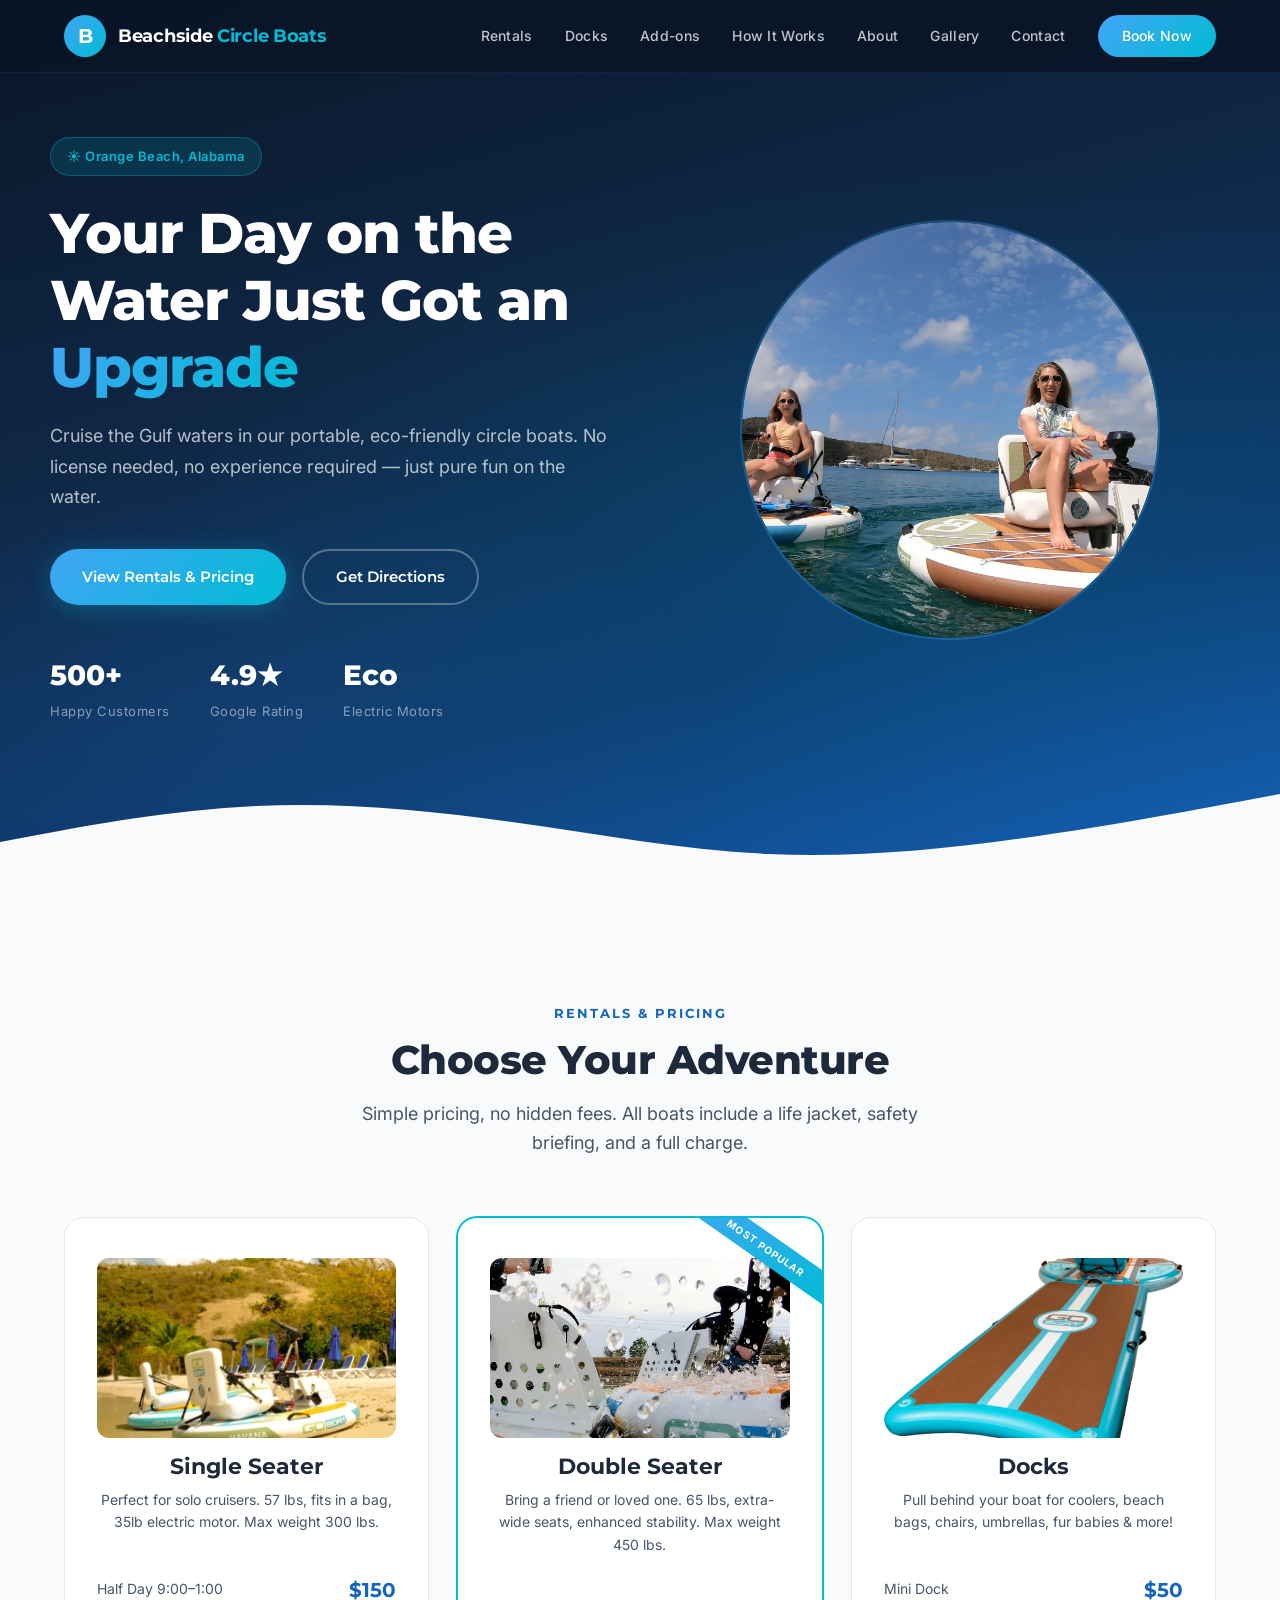
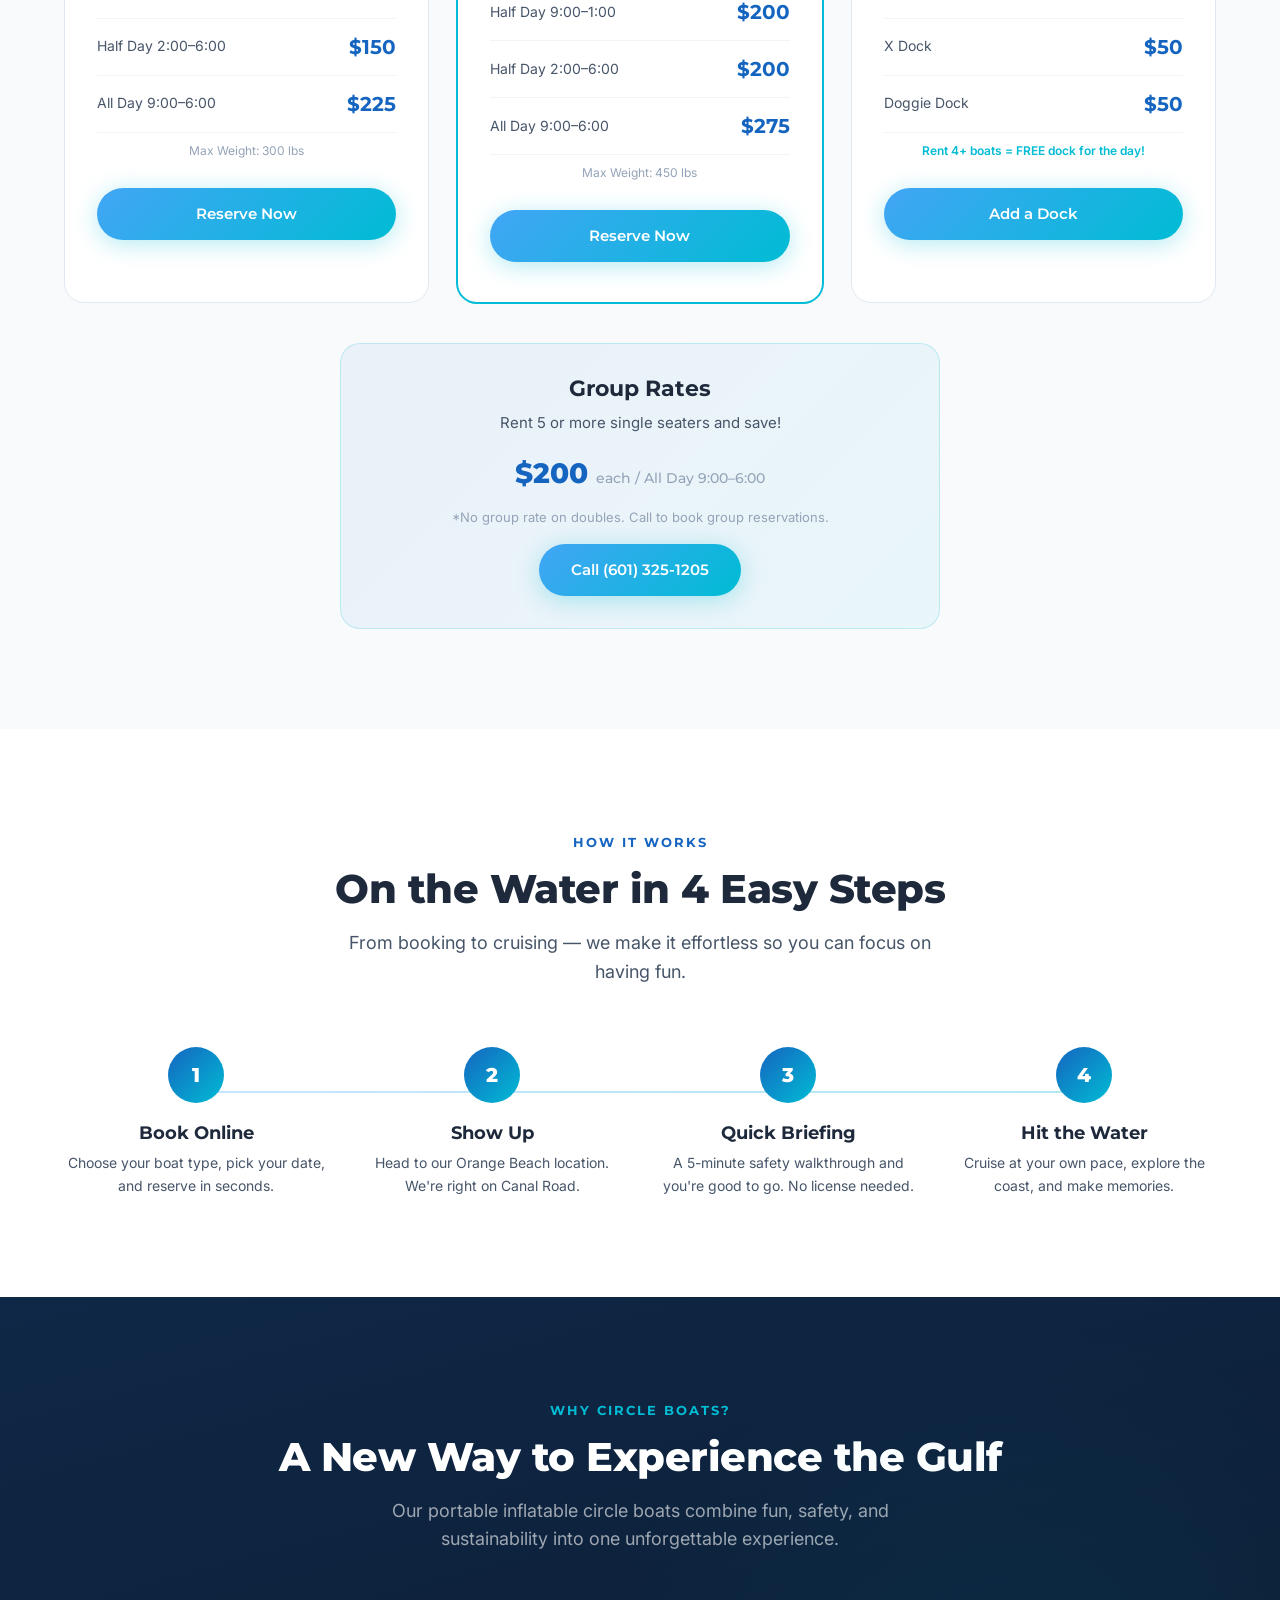
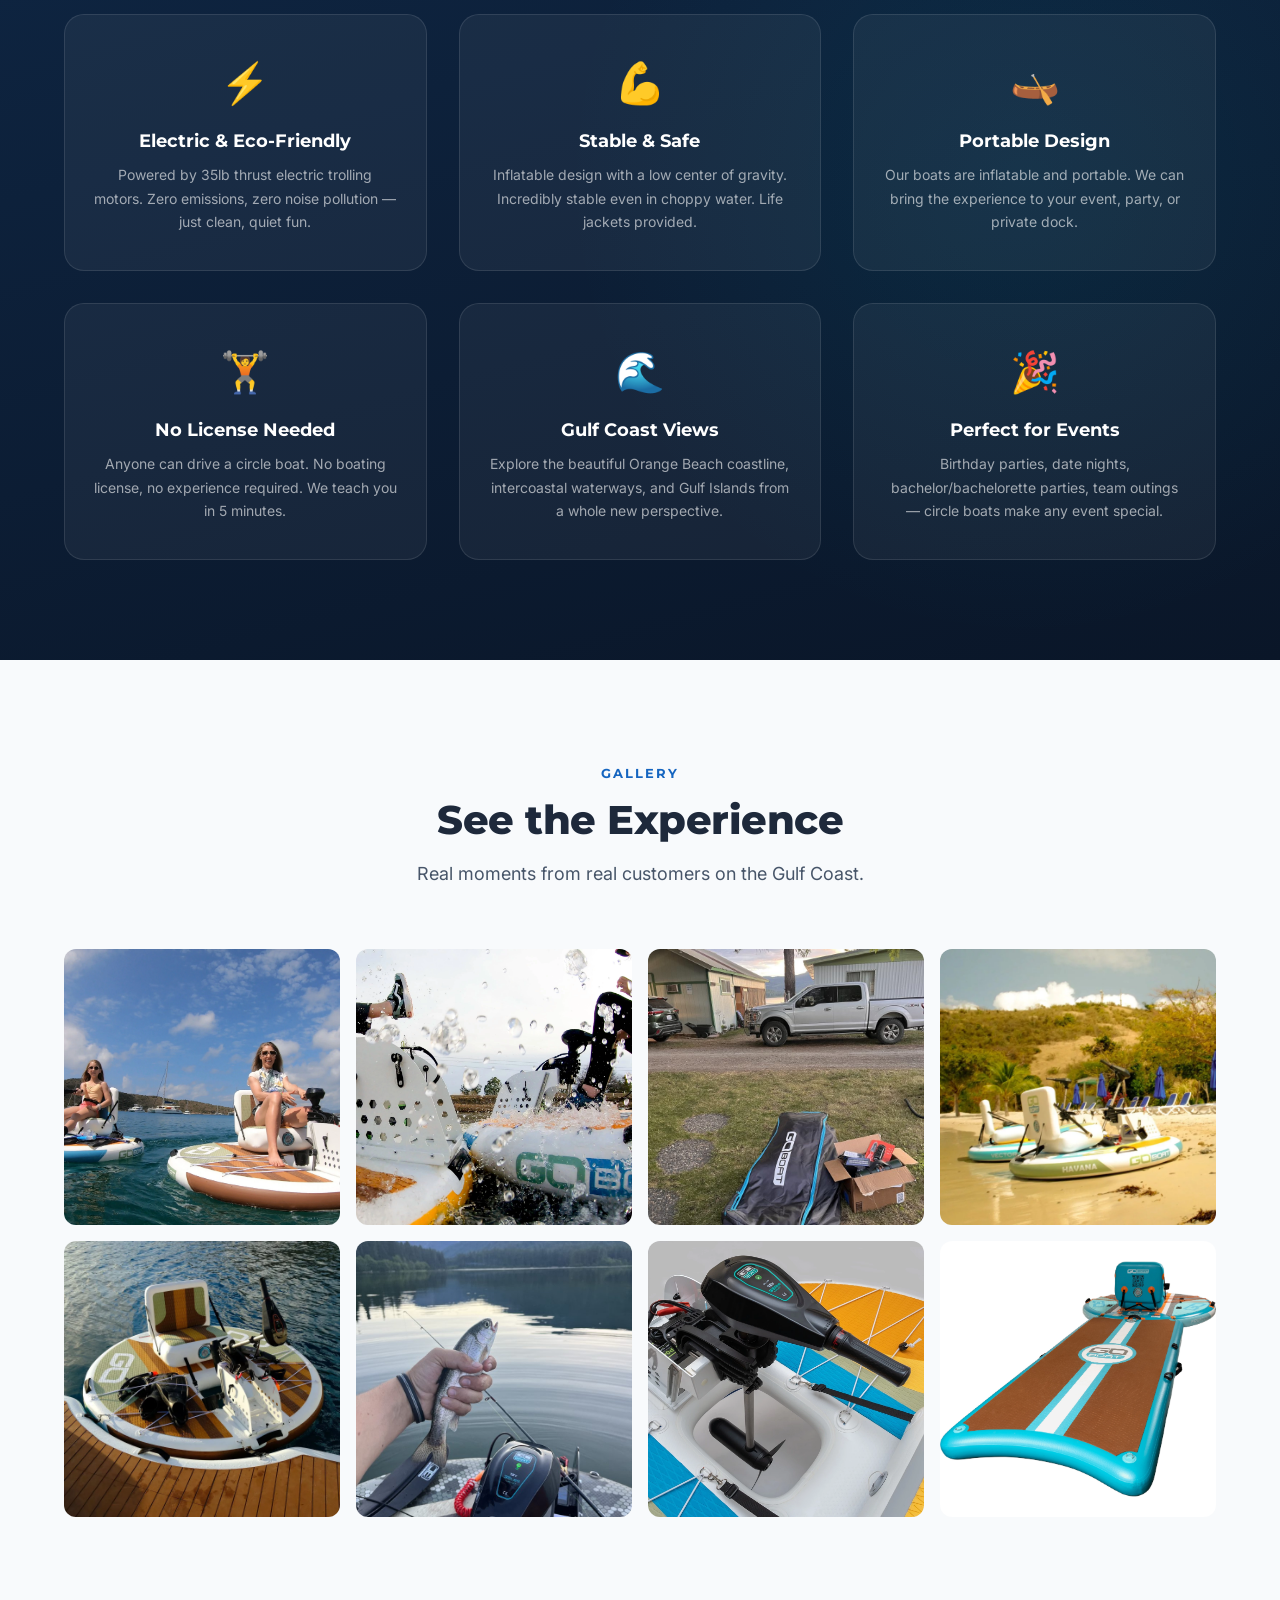
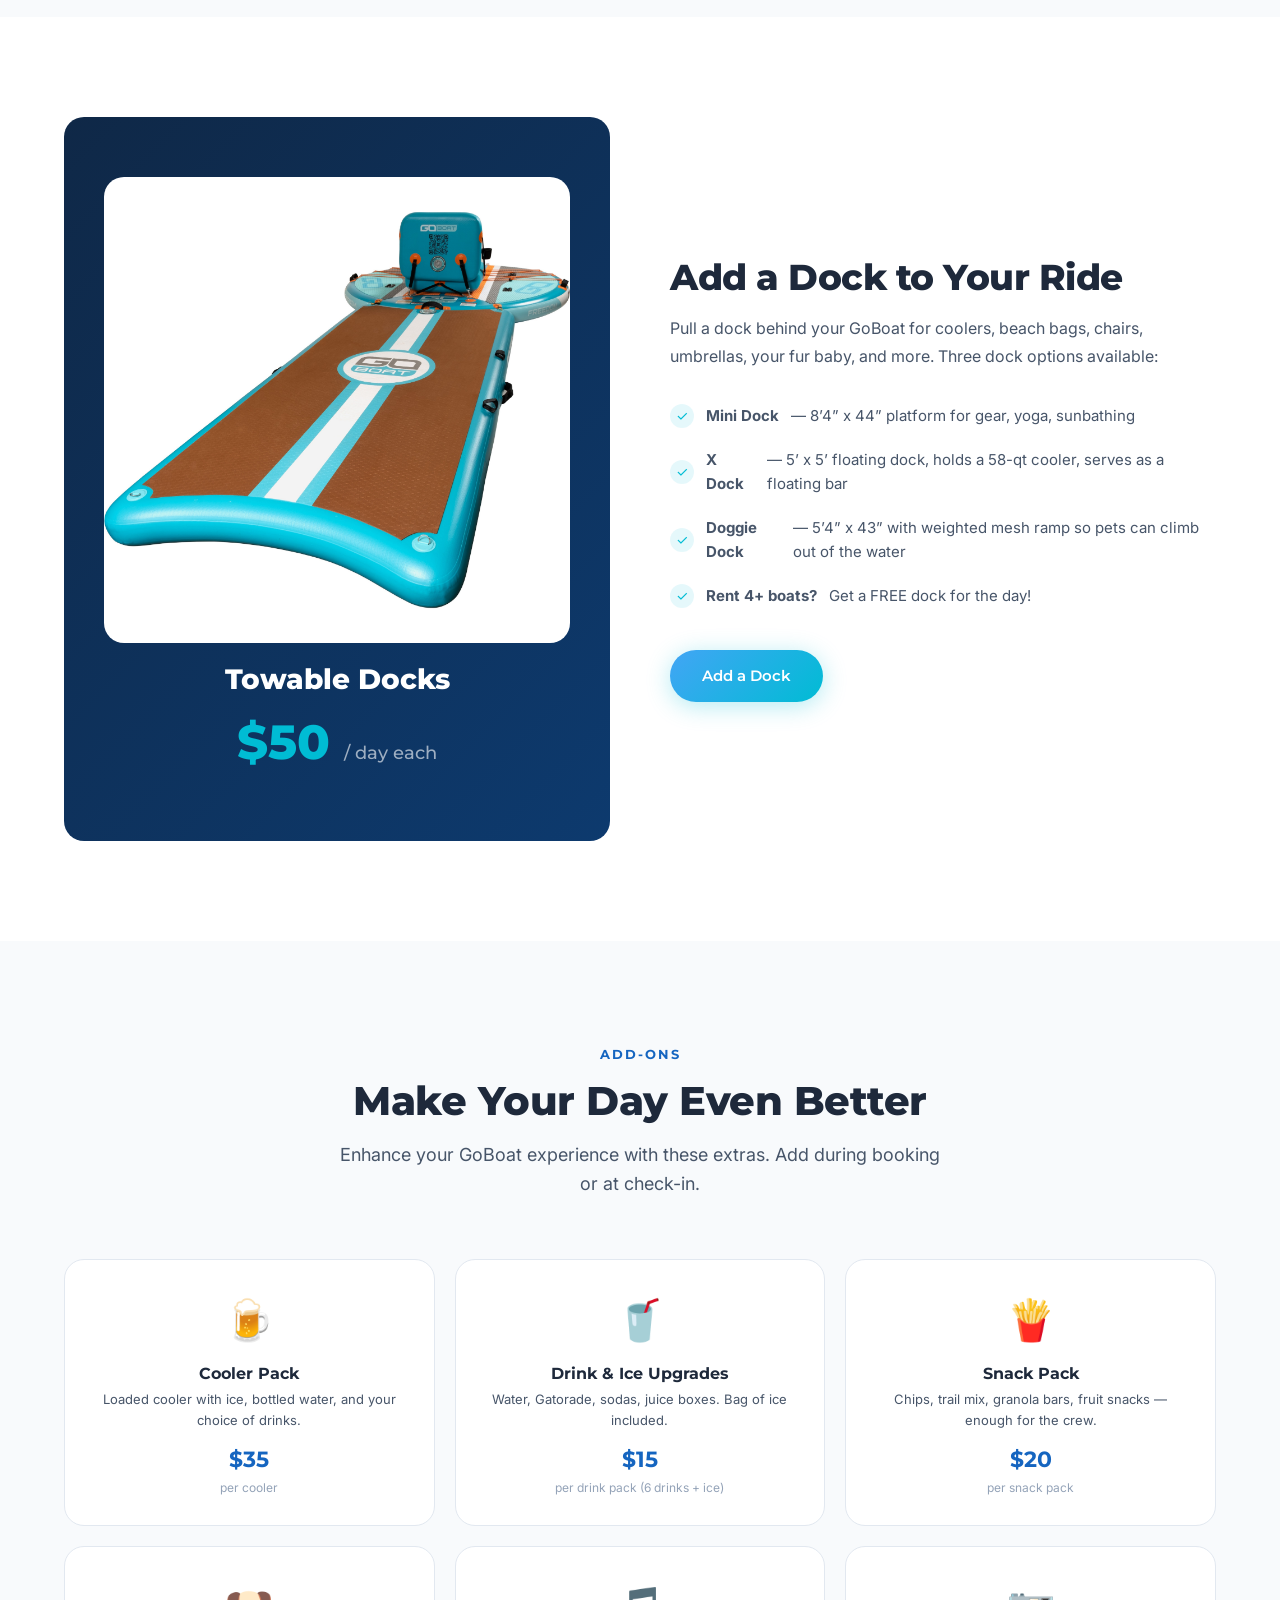
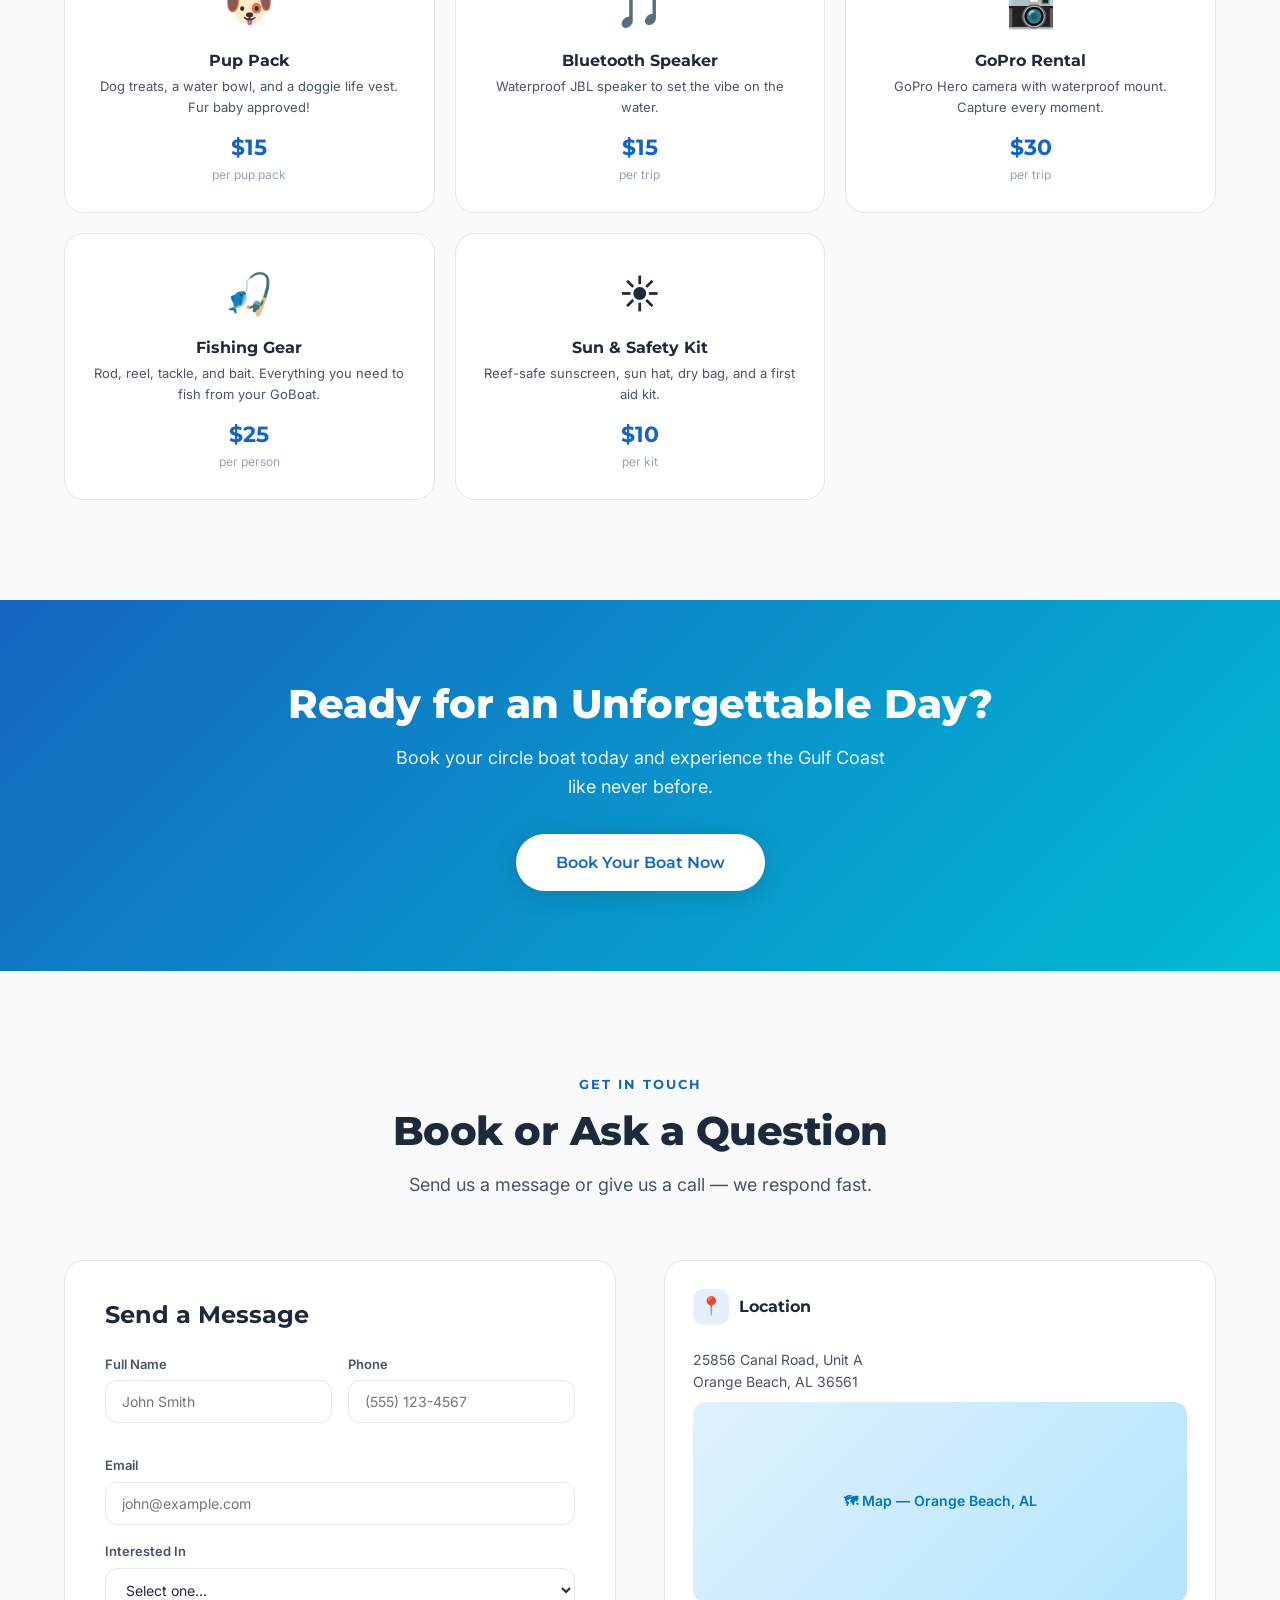
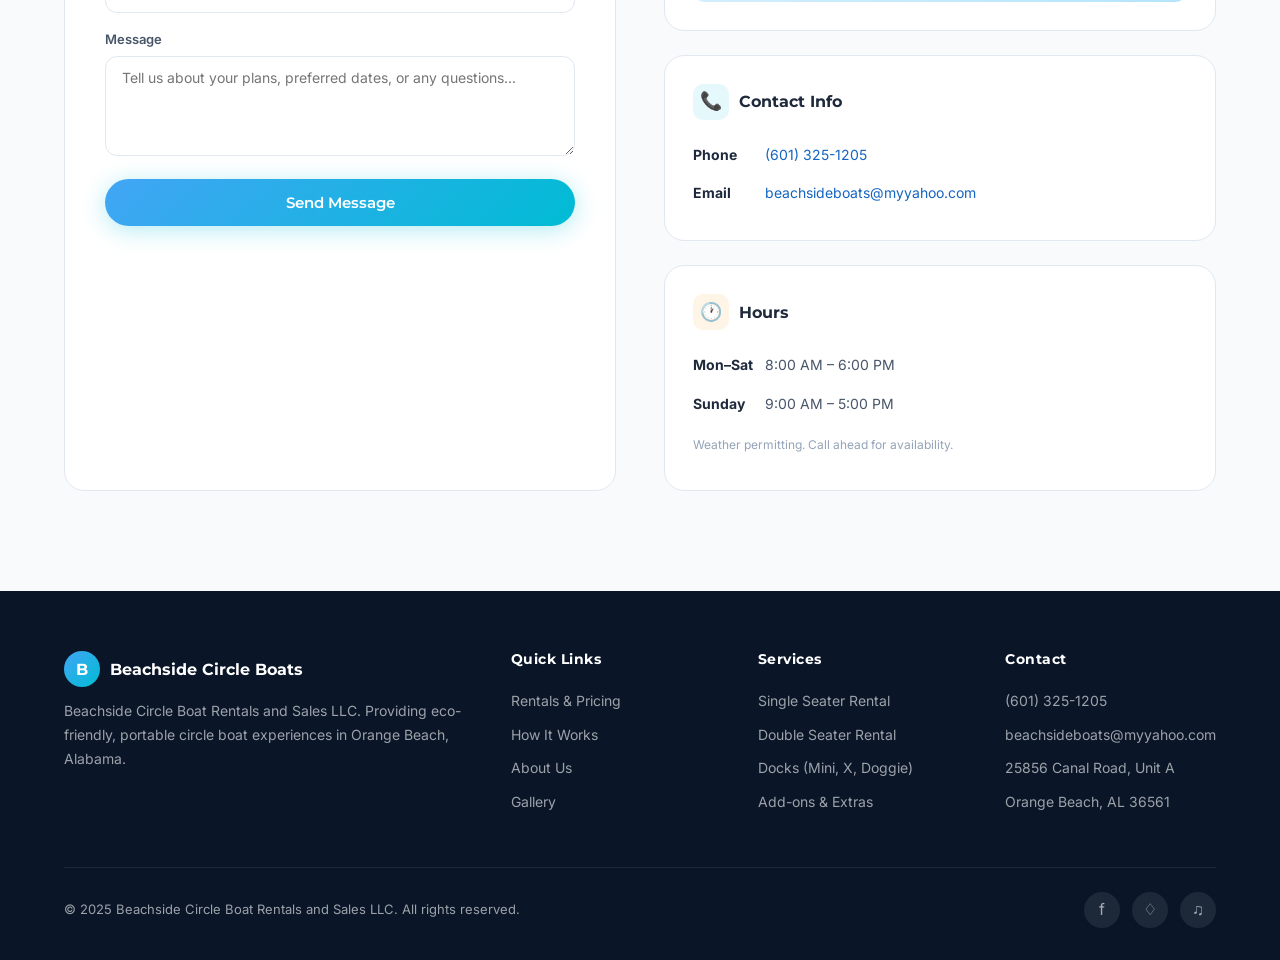
<file: index-v1-backup.html>
<!DOCTYPE html>
<html lang="en">
<head>
  <meta charset="UTF-8">
  <meta name="viewport" content="width=device-width, initial-scale=1.0">
  <title>Beachside Circle Boats — Orange Beach, AL | Rentals &amp; Sales</title>
  <meta name="description" content="Portable inflatable circle boat rentals in Orange Beach, Alabama. Eco-friendly electric boats for singles and doubles. Book your day on the water today!">
  <link rel="preconnect" href="https://fonts.googleapis.com">
  <link rel="preconnect" href="https://fonts.gstatic.com" crossorigin>
  <link href="https://fonts.googleapis.com/css2?family=Montserrat:wght@400;500;600;700;800&family=Inter:wght@400;500;600&display=swap" rel="stylesheet">
  <style>
    /* ===== RESET & BASE ===== */
    *, *::before, *::after { box-sizing: border-box; margin: 0; padding: 0; }

    :root {
      --navy:      #0a1628;
      --deep-blue: #0f2847;
      --ocean:     #1565c0;
      --sky:       #42a5f5;
      --aqua:      #00bcd4;
      --sand:      #f5e6c8;
      --sand-light:#faf4e8;
      --white:     #ffffff;
      --gray-50:   #f8fafc;
      --gray-100:  #f1f5f9;
      --gray-200:  #e2e8f0;
      --gray-400:  #94a3b8;
      --gray-600:  #475569;
      --gray-800:  #1e293b;
      --radius:    12px;
      --radius-lg: 20px;
      --shadow:    0 4px 24px rgba(10,22,40,0.10);
      --shadow-lg: 0 12px 48px rgba(10,22,40,0.15);
    }

    html { scroll-behavior: smooth; }

    body {
      font-family: 'Inter', -apple-system, BlinkMacSystemFont, sans-serif;
      color: var(--gray-800);
      line-height: 1.6;
      background: var(--white);
      -webkit-font-smoothing: antialiased;
    }

    h1, h2, h3, h4, h5 {
      font-family: 'Montserrat', sans-serif;
      line-height: 1.2;
    }

    a { text-decoration: none; color: inherit; }
    img { max-width: 100%; display: block; }
    ul { list-style: none; }

    .container {
      max-width: 1200px;
      margin: 0 auto;
      padding: 0 24px;
    }

    /* ===== NAV ===== */
    .nav {
      position: fixed;
      top: 0;
      left: 0;
      right: 0;
      z-index: 1000;
      background: rgba(10,22,40,0.92);
      backdrop-filter: blur(16px);
      -webkit-backdrop-filter: blur(16px);
      border-bottom: 1px solid rgba(255,255,255,0.06);
      transition: background 0.3s, box-shadow 0.3s;
    }

    .nav.scrolled {
      background: rgba(10,22,40,0.98);
      box-shadow: 0 2px 20px rgba(0,0,0,0.3);
    }

    .nav-inner {
      display: flex;
      align-items: center;
      justify-content: space-between;
      height: 72px;
    }

    .nav-logo {
      display: flex;
      align-items: center;
      gap: 12px;
    }

    .nav-logo-icon {
      width: 42px;
      height: 42px;
      background: linear-gradient(135deg, var(--sky), var(--aqua));
      border-radius: 50%;
      display: flex;
      align-items: center;
      justify-content: center;
      font-size: 20px;
      color: var(--white);
      font-weight: 700;
      font-family: 'Montserrat', sans-serif;
    }

    .nav-logo-text {
      color: var(--white);
      font-family: 'Montserrat', sans-serif;
      font-weight: 700;
      font-size: 18px;
      letter-spacing: -0.3px;
    }

    .nav-logo-text span {
      color: var(--aqua);
    }

    .nav-links {
      display: flex;
      align-items: center;
      gap: 32px;
    }

    .nav-links a {
      color: rgba(255,255,255,0.75);
      font-size: 14px;
      font-weight: 500;
      letter-spacing: 0.3px;
      transition: color 0.2s;
    }

    .nav-links a:hover {
      color: var(--white);
    }

    .nav-cta {
      background: linear-gradient(135deg, var(--sky), var(--aqua));
      color: var(--white) !important;
      padding: 10px 24px;
      border-radius: 50px;
      font-weight: 600;
      transition: transform 0.2s, box-shadow 0.2s;
    }

    .nav-cta:hover {
      transform: translateY(-1px);
      box-shadow: 0 4px 16px rgba(0,188,212,0.4);
    }

    .nav-hamburger {
      display: none;
      flex-direction: column;
      gap: 5px;
      cursor: pointer;
      padding: 4px;
    }

    .nav-hamburger span {
      width: 24px;
      height: 2px;
      background: var(--white);
      border-radius: 2px;
      transition: transform 0.3s, opacity 0.3s;
    }

    /* ===== HERO ===== */
    .hero {
      position: relative;
      min-height: 100vh;
      display: flex;
      align-items: center;
      overflow: hidden;
      background: linear-gradient(165deg, var(--navy) 0%, var(--deep-blue) 40%, #0d3a6e 70%, #1565c0 100%);
    }

    .hero::before {
      content: '';
      position: absolute;
      inset: 0;
      background:
        radial-gradient(ellipse 80% 60% at 70% 60%, rgba(0,188,212,0.12) 0%, transparent 70%),
        radial-gradient(ellipse 60% 50% at 20% 80%, rgba(66,165,245,0.08) 0%, transparent 60%);
    }

    .hero-waves {
      position: absolute;
      bottom: 0;
      left: 0;
      right: 0;
      height: 120px;
      overflow: hidden;
    }

    .hero-waves svg {
      position: absolute;
      bottom: -2px;
      left: 0;
      width: 100%;
      height: 120px;
    }

    .hero-inner {
      position: relative;
      z-index: 2;
      display: grid;
      grid-template-columns: 1fr 1fr;
      gap: 60px;
      align-items: center;
      padding: 120px 0 160px;
    }

    .hero-content {
      max-width: 560px;
    }

    .hero-badge {
      display: inline-flex;
      align-items: center;
      gap: 8px;
      background: rgba(0,188,212,0.15);
      border: 1px solid rgba(0,188,212,0.3);
      color: var(--aqua);
      padding: 8px 16px;
      border-radius: 50px;
      font-size: 13px;
      font-weight: 600;
      margin-bottom: 24px;
      letter-spacing: 0.5px;
    }

    .hero h1 {
      font-size: 56px;
      font-weight: 800;
      color: var(--white);
      margin-bottom: 20px;
      letter-spacing: -1px;
    }

    .hero h1 em {
      font-style: normal;
      background: linear-gradient(135deg, var(--sky), var(--aqua));
      -webkit-background-clip: text;
      -webkit-text-fill-color: transparent;
      background-clip: text;
    }

    .hero p {
      font-size: 18px;
      color: rgba(255,255,255,0.7);
      margin-bottom: 36px;
      line-height: 1.7;
    }

    .hero-actions {
      display: flex;
      gap: 16px;
      flex-wrap: wrap;
    }

    .btn {
      display: inline-flex;
      align-items: center;
      gap: 8px;
      padding: 14px 32px;
      border-radius: 50px;
      font-family: 'Montserrat', sans-serif;
      font-weight: 600;
      font-size: 15px;
      cursor: pointer;
      border: none;
      transition: transform 0.2s, box-shadow 0.2s;
    }

    .btn:hover {
      transform: translateY(-2px);
    }

    .btn-primary {
      background: linear-gradient(135deg, var(--sky), var(--aqua));
      color: var(--white);
      box-shadow: 0 4px 24px rgba(0,188,212,0.3);
    }

    .btn-primary:hover {
      box-shadow: 0 8px 32px rgba(0,188,212,0.45);
    }

    .btn-outline {
      background: transparent;
      color: var(--white);
      border: 2px solid rgba(255,255,255,0.3);
    }

    .btn-outline:hover {
      border-color: var(--white);
      box-shadow: 0 4px 16px rgba(255,255,255,0.1);
    }

    .hero-visual {
      display: flex;
      justify-content: center;
      align-items: center;
    }

    .hero-boat-graphic {
      width: 420px;
      height: 420px;
      border-radius: 50%;
      background: linear-gradient(145deg, rgba(66,165,245,0.15), rgba(0,188,212,0.08));
      border: 2px solid rgba(66,165,245,0.2);
      display: flex;
      align-items: center;
      justify-content: center;
      position: relative;
    }

    .hero-boat-graphic::after {
      content: '';
      position: absolute;
      inset: -20px;
      border-radius: 50%;
      border: 1px solid rgba(66,165,245,0.08);
    }

    .hero-boat-inner {
      text-align: center;
      color: var(--white);
    }

    .hero-boat-inner .boat-emoji {
      font-size: 80px;
      display: block;
      margin-bottom: 16px;
    }

    .hero-boat-inner p {
      font-size: 16px;
      color: rgba(255,255,255,0.6);
      margin: 0;
    }

    .hero-stats {
      display: flex;
      gap: 40px;
      margin-top: 48px;
    }

    .hero-stat {
      text-align: left;
    }

    .hero-stat strong {
      display: block;
      font-family: 'Montserrat', sans-serif;
      font-size: 28px;
      font-weight: 800;
      color: var(--white);
    }

    .hero-stat span {
      font-size: 13px;
      color: rgba(255,255,255,0.5);
      letter-spacing: 0.5px;
    }

    /* ===== SECTIONS COMMON ===== */
    .section {
      padding: 100px 0;
    }

    .section-header {
      text-align: center;
      margin-bottom: 60px;
    }

    .section-label {
      display: inline-block;
      font-family: 'Montserrat', sans-serif;
      font-size: 13px;
      font-weight: 700;
      letter-spacing: 2px;
      text-transform: uppercase;
      color: var(--ocean);
      margin-bottom: 12px;
    }

    .section-header h2 {
      font-size: 40px;
      font-weight: 800;
      color: var(--gray-800);
      margin-bottom: 16px;
      letter-spacing: -0.5px;
    }

    .section-header p {
      font-size: 18px;
      color: var(--gray-600);
      max-width: 600px;
      margin: 0 auto;
    }

    /* ===== RENTALS / PRICING ===== */
    .rentals {
      background: var(--gray-50);
    }

    .pricing-grid {
      display: grid;
      grid-template-columns: repeat(3, 1fr);
      gap: 28px;
    }

    .pricing-card {
      background: var(--white);
      border-radius: var(--radius-lg);
      padding: 40px 32px;
      text-align: center;
      border: 1px solid var(--gray-200);
      transition: transform 0.3s, box-shadow 0.3s;
      position: relative;
      overflow: hidden;
    }

    .pricing-card:hover {
      transform: translateY(-6px);
      box-shadow: var(--shadow-lg);
    }

    .pricing-card.featured {
      border-color: var(--aqua);
      box-shadow: 0 0 0 1px var(--aqua);
    }

    .pricing-card.featured::before {
      content: 'MOST POPULAR';
      position: absolute;
      top: 16px;
      right: -30px;
      background: linear-gradient(135deg, var(--sky), var(--aqua));
      color: var(--white);
      font-size: 10px;
      font-weight: 700;
      letter-spacing: 1px;
      padding: 6px 40px;
      transform: rotate(35deg);
    }

    .pricing-icon {
      width: 72px;
      height: 72px;
      border-radius: 50%;
      background: linear-gradient(135deg, rgba(21,101,192,0.1), rgba(0,188,212,0.1));
      display: flex;
      align-items: center;
      justify-content: center;
      margin: 0 auto 20px;
      font-size: 32px;
    }

    .pricing-card h3 {
      font-size: 22px;
      font-weight: 700;
      margin-bottom: 8px;
    }

    .pricing-card .card-desc {
      font-size: 14px;
      color: var(--gray-600);
      margin-bottom: 28px;
      line-height: 1.6;
    }

    .price-row {
      display: flex;
      justify-content: space-between;
      align-items: center;
      padding: 12px 0;
      border-bottom: 1px solid var(--gray-100);
    }

    .price-row:last-child {
      border-bottom: none;
    }

    .price-label {
      font-size: 14px;
      color: var(--gray-600);
    }

    .price-amount {
      font-family: 'Montserrat', sans-serif;
      font-size: 20px;
      font-weight: 700;
      color: var(--ocean);
    }

    .pricing-card .btn {
      width: 100%;
      justify-content: center;
      margin-top: 28px;
    }

    /* ===== HOW IT WORKS ===== */
    .how-it-works {
      background: var(--white);
    }

    .steps-grid {
      display: grid;
      grid-template-columns: repeat(4, 1fr);
      gap: 32px;
      position: relative;
    }

    .steps-grid::before {
      content: '';
      position: absolute;
      top: 44px;
      left: 12.5%;
      right: 12.5%;
      height: 2px;
      background: linear-gradient(90deg, var(--sky), var(--aqua));
      opacity: 0.3;
    }

    .step-card {
      text-align: center;
      position: relative;
    }

    .step-number {
      width: 56px;
      height: 56px;
      border-radius: 50%;
      background: linear-gradient(135deg, var(--ocean), var(--aqua));
      color: var(--white);
      font-family: 'Montserrat', sans-serif;
      font-size: 20px;
      font-weight: 800;
      display: flex;
      align-items: center;
      justify-content: center;
      margin: 0 auto 20px;
      position: relative;
      z-index: 2;
    }

    .step-card h3 {
      font-size: 18px;
      font-weight: 700;
      margin-bottom: 8px;
    }

    .step-card p {
      font-size: 14px;
      color: var(--gray-600);
      line-height: 1.6;
    }

    /* ===== ABOUT ===== */
    .about {
      background: linear-gradient(165deg, var(--deep-blue) 0%, var(--navy) 100%);
      color: var(--white);
      position: relative;
      overflow: hidden;
    }

    .about::before {
      content: '';
      position: absolute;
      inset: 0;
      background: radial-gradient(ellipse 60% 80% at 80% 50%, rgba(0,188,212,0.08) 0%, transparent 60%);
    }

    .about .section-label {
      color: var(--aqua);
    }

    .about .section-header h2 {
      color: var(--white);
    }

    .about .section-header p {
      color: rgba(255,255,255,0.6);
    }

    .about-grid {
      display: grid;
      grid-template-columns: repeat(3, 1fr);
      gap: 32px;
      position: relative;
      z-index: 2;
    }

    .about-card {
      background: rgba(255,255,255,0.05);
      border: 1px solid rgba(255,255,255,0.1);
      border-radius: var(--radius-lg);
      padding: 36px 28px;
      text-align: center;
      transition: transform 0.3s, background 0.3s;
    }

    .about-card:hover {
      transform: translateY(-4px);
      background: rgba(255,255,255,0.08);
    }

    .about-icon {
      font-size: 40px;
      margin-bottom: 16px;
      display: block;
    }

    .about-card h3 {
      font-size: 18px;
      font-weight: 700;
      margin-bottom: 10px;
    }

    .about-card p {
      font-size: 14px;
      color: rgba(255,255,255,0.6);
      line-height: 1.7;
    }

    /* ===== GALLERY ===== */
    .gallery {
      background: var(--gray-50);
    }

    .gallery-grid {
      display: grid;
      grid-template-columns: repeat(4, 1fr);
      gap: 16px;
    }

    .gallery-item {
      aspect-ratio: 1;
      border-radius: var(--radius);
      overflow: hidden;
      position: relative;
      cursor: pointer;
    }

    .gallery-item img {
      width: 100%;
      height: 100%;
      object-fit: cover;
      transition: transform 0.4s;
    }

    .gallery-item:hover img {
      transform: scale(1.08);
    }

    .gallery-placeholder {
      width: 100%;
      height: 100%;
      display: flex;
      align-items: center;
      justify-content: center;
      font-size: 14px;
      color: var(--gray-400);
      font-weight: 500;
    }

    .gallery-item:nth-child(1) .gallery-placeholder { background: linear-gradient(135deg, #e0f2fe, #b3e5fc); color: #0277bd; }
    .gallery-item:nth-child(2) .gallery-placeholder { background: linear-gradient(135deg, #e0f7fa, #b2ebf2); color: #00838f; }
    .gallery-item:nth-child(3) .gallery-placeholder { background: linear-gradient(135deg, #e8eaf6, #c5cae9); color: #283593; }
    .gallery-item:nth-child(4) .gallery-placeholder { background: linear-gradient(135deg, #fff3e0, #ffe0b2); color: #e65100; }
    .gallery-item:nth-child(5) .gallery-placeholder { background: linear-gradient(135deg, #f3e5f5, #ce93d8); color: #6a1b9a; }
    .gallery-item:nth-child(6) .gallery-placeholder { background: linear-gradient(135deg, #e8f5e9, #a5d6a7); color: #2e7d32; }
    .gallery-item:nth-child(7) .gallery-placeholder { background: linear-gradient(135deg, #fce4ec, #f48fb1); color: #c62828; }
    .gallery-item:nth-child(8) .gallery-placeholder { background: linear-gradient(135deg, #e0f2fe, #81d4fa); color: #01579b; }

    /* ===== DOCK RENTAL ===== */
    .dock {
      background: var(--white);
    }

    .dock-content {
      display: grid;
      grid-template-columns: 1fr 1fr;
      gap: 60px;
      align-items: center;
    }

    .dock-visual {
      background: linear-gradient(135deg, var(--deep-blue), #0d3a6e);
      border-radius: var(--radius-lg);
      padding: 60px 40px;
      text-align: center;
      color: var(--white);
    }

    .dock-visual .dock-icon {
      font-size: 64px;
      margin-bottom: 20px;
      display: block;
    }

    .dock-visual h3 {
      font-size: 28px;
      font-weight: 800;
      margin-bottom: 8px;
    }

    .dock-visual .dock-price {
      font-size: 48px;
      font-weight: 800;
      font-family: 'Montserrat', sans-serif;
      color: var(--aqua);
    }

    .dock-visual .dock-price span {
      font-size: 18px;
      font-weight: 500;
      color: rgba(255,255,255,0.6);
    }

    .dock-info h2 {
      font-size: 36px;
      font-weight: 800;
      margin-bottom: 16px;
      letter-spacing: -0.5px;
    }

    .dock-info p {
      font-size: 16px;
      color: var(--gray-600);
      margin-bottom: 24px;
      line-height: 1.7;
    }

    .dock-features {
      margin-bottom: 32px;
    }

    .dock-features li {
      display: flex;
      align-items: center;
      gap: 12px;
      padding: 10px 0;
      font-size: 15px;
      color: var(--gray-600);
    }

    .dock-features li .check {
      width: 24px;
      height: 24px;
      border-radius: 50%;
      background: rgba(0,188,212,0.1);
      color: var(--aqua);
      display: flex;
      align-items: center;
      justify-content: center;
      font-size: 14px;
      flex-shrink: 0;
    }

    /* ===== CONTACT ===== */
    .contact {
      background: var(--gray-50);
    }

    .contact-grid {
      display: grid;
      grid-template-columns: 1fr 1fr;
      gap: 48px;
    }

    .contact-form {
      background: var(--white);
      border-radius: var(--radius-lg);
      padding: 40px;
      border: 1px solid var(--gray-200);
    }

    .contact-form h3 {
      font-size: 24px;
      font-weight: 700;
      margin-bottom: 24px;
    }

    .form-row {
      display: grid;
      grid-template-columns: 1fr 1fr;
      gap: 16px;
      margin-bottom: 16px;
    }

    .form-group {
      margin-bottom: 16px;
    }

    .form-group label {
      display: block;
      font-size: 13px;
      font-weight: 600;
      color: var(--gray-600);
      margin-bottom: 6px;
    }

    .form-group input,
    .form-group textarea,
    .form-group select {
      width: 100%;
      padding: 12px 16px;
      border: 1px solid var(--gray-200);
      border-radius: var(--radius);
      font-family: 'Inter', sans-serif;
      font-size: 14px;
      color: var(--gray-800);
      transition: border-color 0.2s;
      background: var(--white);
    }

    .form-group input:focus,
    .form-group textarea:focus,
    .form-group select:focus {
      outline: none;
      border-color: var(--sky);
      box-shadow: 0 0 0 3px rgba(66,165,245,0.15);
    }

    .form-group textarea {
      resize: vertical;
      min-height: 100px;
    }

    .contact-info-side {
      display: flex;
      flex-direction: column;
      gap: 24px;
    }

    .contact-card {
      background: var(--white);
      border-radius: var(--radius-lg);
      padding: 28px;
      border: 1px solid var(--gray-200);
    }

    .contact-card h4 {
      font-size: 16px;
      font-weight: 700;
      margin-bottom: 16px;
      display: flex;
      align-items: center;
      gap: 10px;
    }

    .contact-card h4 .icon {
      width: 36px;
      height: 36px;
      border-radius: 10px;
      display: flex;
      align-items: center;
      justify-content: center;
      font-size: 18px;
    }

    .info-row {
      display: flex;
      align-items: flex-start;
      gap: 12px;
      padding: 8px 0;
      font-size: 14px;
      color: var(--gray-600);
    }

    .info-row strong {
      color: var(--gray-800);
      min-width: 60px;
    }

    .map-placeholder {
      width: 100%;
      height: 200px;
      border-radius: var(--radius);
      background: linear-gradient(135deg, #e0f2fe, #b3e5fc);
      display: flex;
      align-items: center;
      justify-content: center;
      color: #0277bd;
      font-weight: 600;
      font-size: 14px;
    }

    /* ===== FOOTER ===== */
    .footer {
      background: var(--navy);
      color: rgba(255,255,255,0.6);
      padding: 60px 0 32px;
    }

    .footer-grid {
      display: grid;
      grid-template-columns: 2fr 1fr 1fr 1fr;
      gap: 48px;
      margin-bottom: 48px;
    }

    .footer-brand p {
      font-size: 14px;
      line-height: 1.7;
      margin-top: 12px;
    }

    .footer-logo {
      display: flex;
      align-items: center;
      gap: 10px;
      margin-bottom: 4px;
    }

    .footer-logo-icon {
      width: 36px;
      height: 36px;
      background: linear-gradient(135deg, var(--sky), var(--aqua));
      border-radius: 50%;
      display: flex;
      align-items: center;
      justify-content: center;
      font-size: 16px;
      color: var(--white);
      font-weight: 700;
      font-family: 'Montserrat', sans-serif;
    }

    .footer-logo-text {
      color: var(--white);
      font-family: 'Montserrat', sans-serif;
      font-weight: 700;
      font-size: 16px;
    }

    .footer h4 {
      color: var(--white);
      font-size: 14px;
      font-weight: 700;
      margin-bottom: 16px;
      letter-spacing: 0.5px;
    }

    .footer ul li {
      padding: 4px 0;
    }

    .footer ul li a {
      font-size: 14px;
      transition: color 0.2s;
    }

    .footer ul li a:hover {
      color: var(--white);
    }

    .footer-bottom {
      border-top: 1px solid rgba(255,255,255,0.08);
      padding-top: 24px;
      display: flex;
      justify-content: space-between;
      align-items: center;
      font-size: 13px;
    }

    .footer-social {
      display: flex;
      gap: 12px;
    }

    .footer-social a {
      width: 36px;
      height: 36px;
      border-radius: 50%;
      background: rgba(255,255,255,0.08);
      display: flex;
      align-items: center;
      justify-content: center;
      font-size: 16px;
      transition: background 0.2s;
    }

    .footer-social a:hover {
      background: rgba(255,255,255,0.15);
    }

    /* ===== CTA BANNER ===== */
    .cta-banner {
      background: linear-gradient(135deg, var(--ocean), var(--aqua));
      padding: 80px 0;
      text-align: center;
      color: var(--white);
    }

    .cta-banner h2 {
      font-size: 40px;
      font-weight: 800;
      margin-bottom: 16px;
    }

    .cta-banner p {
      font-size: 18px;
      opacity: 0.9;
      margin-bottom: 32px;
      max-width: 500px;
      margin-left: auto;
      margin-right: auto;
    }

    .cta-banner .btn-white {
      background: var(--white);
      color: var(--ocean);
      padding: 16px 40px;
      font-size: 16px;
      box-shadow: 0 4px 24px rgba(0,0,0,0.15);
    }

    .cta-banner .btn-white:hover {
      box-shadow: 0 8px 32px rgba(0,0,0,0.2);
    }

    /* ===== MOBILE ===== */
    .mobile-menu {
      position: fixed;
      top: 0;
      right: -100%;
      width: 300px;
      height: 100vh;
      background: var(--navy);
      z-index: 1001;
      transition: right 0.35s cubic-bezier(0.4,0,0.2,1);
      padding: 80px 32px 32px;
      display: flex;
      flex-direction: column;
      gap: 8px;
    }

    .mobile-menu.open {
      right: 0;
    }

    .mobile-menu a {
      display: block;
      color: rgba(255,255,255,0.8);
      font-size: 16px;
      font-weight: 500;
      padding: 14px 0;
      border-bottom: 1px solid rgba(255,255,255,0.06);
      transition: color 0.2s;
    }

    .mobile-menu a:hover {
      color: var(--white);
    }

    .mobile-overlay {
      position: fixed;
      inset: 0;
      background: rgba(0,0,0,0.5);
      z-index: 1000;
      opacity: 0;
      visibility: hidden;
      transition: opacity 0.3s, visibility 0.3s;
    }

    .mobile-overlay.visible {
      opacity: 1;
      visibility: visible;
    }

    .mobile-close {
      position: absolute;
      top: 24px;
      right: 24px;
      width: 36px;
      height: 36px;
      border-radius: 50%;
      background: rgba(255,255,255,0.08);
      border: none;
      color: var(--white);
      font-size: 20px;
      cursor: pointer;
      display: flex;
      align-items: center;
      justify-content: center;
    }

    /* ===== RESPONSIVE ===== */
    @media (max-width: 1024px) {
      .hero-inner { grid-template-columns: 1fr; text-align: center; padding: 120px 0 140px; }
      .hero-content { max-width: 100%; }
      .hero-visual { display: none; }
      .hero-stats { justify-content: center; }
      .hero-actions { justify-content: center; }
      .pricing-grid { grid-template-columns: repeat(2, 1fr); }
      .steps-grid { grid-template-columns: repeat(2, 1fr); gap: 40px; }
      .steps-grid::before { display: none; }
      .about-grid { grid-template-columns: repeat(2, 1fr); }
      .dock-content { grid-template-columns: 1fr; }
      .gallery-grid { grid-template-columns: repeat(3, 1fr); }
      .footer-grid { grid-template-columns: 1fr 1fr; }
    }

    @media (max-width: 768px) {
      .nav-links { display: none; }
      .nav-hamburger { display: flex; }

      .hero h1 { font-size: 38px; }
      .hero p { font-size: 16px; }
      .hero-stats { flex-direction: column; gap: 20px; align-items: center; }

      .section { padding: 64px 0; }
      .section-header h2 { font-size: 30px; }
      .section-header p { font-size: 16px; }

      .pricing-grid { grid-template-columns: 1fr; max-width: 400px; margin: 0 auto; }
      .steps-grid { grid-template-columns: 1fr; max-width: 360px; margin: 0 auto; }
      .about-grid { grid-template-columns: 1fr; }
      .gallery-grid { grid-template-columns: repeat(2, 1fr); }
      .contact-grid { grid-template-columns: 1fr; }
      .form-row { grid-template-columns: 1fr; }
      .footer-grid { grid-template-columns: 1fr; gap: 32px; }
      .footer-bottom { flex-direction: column; gap: 16px; text-align: center; }

      .dock-visual { padding: 40px 24px; }
      .dock-visual .dock-price { font-size: 36px; }
      .dock-info h2 { font-size: 28px; }

      .cta-banner h2 { font-size: 28px; }
    }

    @media (max-width: 480px) {
      .container { padding: 0 16px; }
      .hero h1 { font-size: 30px; }
      .hero-badge { font-size: 11px; }
      .btn { padding: 12px 24px; font-size: 14px; }
      .gallery-grid { grid-template-columns: 1fr 1fr; gap: 10px; }
    }
  </style>
</head>
<body>

  <!-- NAV -->
  <nav class="nav" id="navbar">
    <div class="container nav-inner">
      <a href="#" class="nav-logo">
        <div class="nav-logo-icon">B</div>
        <div class="nav-logo-text">Beachside <span>Circle Boats</span></div>
      </a>
      <div class="nav-links">
        <a href="#rentals">Rentals</a>
        <a href="#dock">Docks</a>
        <a href="#addons">Add-ons</a>
        <a href="#how-it-works">How It Works</a>
        <a href="#about">About</a>
        <a href="#gallery">Gallery</a>
        <a href="#contact">Contact</a>
        <a href="#rentals" class="nav-cta">Book Now</a>
      </div>
      <div class="nav-hamburger" onclick="toggleMobileMenu()">
        <span></span><span></span><span></span>
      </div>
    </div>
  </nav>

  <!-- MOBILE MENU -->
  <div class="mobile-overlay" id="mobileOverlay" onclick="toggleMobileMenu()"></div>
  <div class="mobile-menu" id="mobileMenu">
    <button class="mobile-close" onclick="toggleMobileMenu()">&times;</button>
    <a href="#rentals" onclick="toggleMobileMenu()">Rentals</a>
    <a href="#dock" onclick="toggleMobileMenu()">Docks</a>
    <a href="#addons" onclick="toggleMobileMenu()">Add-ons</a>
    <a href="#how-it-works" onclick="toggleMobileMenu()">How It Works</a>
    <a href="#about" onclick="toggleMobileMenu()">About</a>
    <a href="#gallery" onclick="toggleMobileMenu()">Gallery</a>
    <a href="#contact" onclick="toggleMobileMenu()">Contact</a>
    <a href="tel:+16013251205" style="color:var(--aqua);margin-top:16px;">Call (601) 325-1205</a>
  </div>

  <!-- HERO -->
  <section class="hero">
    <div class="container hero-inner">
      <div class="hero-content">
        <div class="hero-badge">&#9728; Orange Beach, Alabama</div>
        <h1>Your Day on the Water Just Got an <em>Upgrade</em></h1>
        <p>Cruise the Gulf waters in our portable, eco-friendly circle boats. No license needed, no experience required &mdash; just pure fun on the water.</p>
        <div class="hero-actions">
          <a href="#rentals" class="btn btn-primary">View Rentals &amp; Pricing</a>
          <a href="#contact" class="btn btn-outline">Get Directions</a>
        </div>
        <div class="hero-stats">
          <div class="hero-stat">
            <strong>500+</strong>
            <span>Happy Customers</span>
          </div>
          <div class="hero-stat">
            <strong>4.9&#9733;</strong>
            <span>Google Rating</span>
          </div>
          <div class="hero-stat">
            <strong>Eco</strong>
            <span>Electric Motors</span>
          </div>
        </div>
      </div>
      <div class="hero-visual">
        <div class="hero-boat-graphic" style="overflow:hidden;">
          <img src="images/goboat/goboat-hero.jpg" alt="GoBoat on the water" style="width:100%;height:100%;object-fit:cover;border-radius:50%;">
        </div>
      </div>
    </div>
    <div class="hero-waves">
      <svg viewBox="0 0 1440 120" preserveAspectRatio="none" fill="none" xmlns="http://www.w3.org/2000/svg">
        <path d="M0 60L48 52C96 44 192 28 288 24C384 20 480 28 576 40C672 52 768 68 864 72C960 76 1056 68 1152 56C1248 44 1344 28 1392 20L1440 12V120H1392C1344 120 1248 120 1152 120C1056 120 960 120 864 120C768 120 672 120 576 120C480 120 384 120 288 120C192 120 96 120 48 120H0V60Z" fill="#f8fafc"/>
      </svg>
    </div>
  </section>

  <!-- RENTALS / PRICING -->
  <section class="section rentals" id="rentals">
    <div class="container">
      <div class="section-header">
        <div class="section-label">Rentals &amp; Pricing</div>
        <h2>Choose Your Adventure</h2>
        <p>Simple pricing, no hidden fees. All boats include a life jacket, safety briefing, and a full charge.</p>
      </div>
      <div class="pricing-grid">
        <!-- Single Seater -->
        <div class="pricing-card">
          <img src="images/goboat/goboat-beach.jpg" alt="GoBoat Single Seater" style="width:100%;height:180px;object-fit:cover;border-radius:12px;margin-bottom:16px;">
          <h3>Single Seater</h3>
          <p class="card-desc">Perfect for solo cruisers. 57 lbs, fits in a bag, 35lb electric motor. Max weight 300 lbs.</p>
          <div class="price-row">
            <span class="price-label">Half Day 9:00&ndash;1:00</span>
            <span class="price-amount">$150</span>
          </div>
          <div class="price-row">
            <span class="price-label">Half Day 2:00&ndash;6:00</span>
            <span class="price-amount">$150</span>
          </div>
          <div class="price-row">
            <span class="price-label">All Day 9:00&ndash;6:00</span>
            <span class="price-amount">$225</span>
          </div>
          <div style="font-size:12px;color:var(--gray-400);margin-top:8px;text-align:center;">Max Weight: 300 lbs</div>
          <a href="#contact" class="btn btn-primary">Reserve Now</a>
        </div>

        <!-- Double Seater -->
        <div class="pricing-card featured">
          <img src="images/goboat/goboat-bumpers.jpg" alt="GoBoat Double Seater" style="width:100%;height:180px;object-fit:cover;border-radius:12px;margin-bottom:16px;">
          <h3>Double Seater</h3>
          <p class="card-desc">Bring a friend or loved one. 65 lbs, extra-wide seats, enhanced stability. Max weight 450 lbs.</p>
          <div class="price-row">
            <span class="price-label">Half Day 9:00&ndash;1:00</span>
            <span class="price-amount">$200</span>
          </div>
          <div class="price-row">
            <span class="price-label">Half Day 2:00&ndash;6:00</span>
            <span class="price-amount">$200</span>
          </div>
          <div class="price-row">
            <span class="price-label">All Day 9:00&ndash;6:00</span>
            <span class="price-amount">$275</span>
          </div>
          <div style="font-size:12px;color:var(--gray-400);margin-top:8px;text-align:center;">Max Weight: 450 lbs</div>
          <a href="#contact" class="btn btn-primary">Reserve Now</a>
        </div>

        <!-- Docks -->
        <div class="pricing-card">
          <img src="images/goboat/mini-dock-tow.jpg" alt="GoBoat Dock Accessories" style="width:100%;height:180px;object-fit:cover;border-radius:12px;margin-bottom:16px;">
          <h3>Docks</h3>
          <p class="card-desc">Pull behind your boat for coolers, beach bags, chairs, umbrellas, fur babies &amp; more!</p>
          <div class="price-row">
            <span class="price-label">Mini Dock</span>
            <span class="price-amount">$50</span>
          </div>
          <div class="price-row">
            <span class="price-label">X Dock</span>
            <span class="price-amount">$50</span>
          </div>
          <div class="price-row">
            <span class="price-label">Doggie Dock</span>
            <span class="price-amount">$50</span>
          </div>
          <div style="font-size:12px;color:var(--aqua);font-weight:600;margin-top:8px;text-align:center;">Rent 4+ boats = FREE dock for the day!</div>
          <a href="#contact" class="btn btn-primary">Add a Dock</a>
        </div>
      </div>

      <!-- Group Rates -->
      <div style="max-width:600px;margin:40px auto 0;background:linear-gradient(135deg,rgba(21,101,192,0.06),rgba(0,188,212,0.06));border:1px solid rgba(0,188,212,0.2);border-radius:var(--radius-lg);padding:32px;text-align:center;">
        <h3 style="font-family:'Montserrat',sans-serif;font-size:22px;font-weight:700;margin-bottom:8px;">Group Rates</h3>
        <p style="font-size:15px;color:var(--gray-600);margin-bottom:16px;">Rent 5 or more single seaters and save!</p>
        <div style="font-family:'Montserrat',sans-serif;font-size:28px;font-weight:800;color:var(--ocean);margin-bottom:4px;">$200 <span style="font-size:14px;font-weight:500;color:var(--gray-400);">each / All Day 9:00&ndash;6:00</span></div>
        <p style="font-size:13px;color:var(--gray-400);margin-top:12px;">*No group rate on doubles. Call to book group reservations.</p>
        <a href="tel:+16013251205" class="btn btn-primary" style="margin-top:16px;">Call (601) 325-1205</a>
      </div>
    </div>
  </section>

  <!-- HOW IT WORKS -->
  <section class="section how-it-works" id="how-it-works">
    <div class="container">
      <div class="section-header">
        <div class="section-label">How It Works</div>
        <h2>On the Water in 4 Easy Steps</h2>
        <p>From booking to cruising &mdash; we make it effortless so you can focus on having fun.</p>
      </div>
      <div class="steps-grid">
        <div class="step-card">
          <div class="step-number">1</div>
          <h3>Book Online</h3>
          <p>Choose your boat type, pick your date, and reserve in seconds.</p>
        </div>
        <div class="step-card">
          <div class="step-number">2</div>
          <h3>Show Up</h3>
          <p>Head to our Orange Beach location. We're right on Canal Road.</p>
        </div>
        <div class="step-card">
          <div class="step-number">3</div>
          <h3>Quick Briefing</h3>
          <p>A 5-minute safety walkthrough and you're good to go. No license needed.</p>
        </div>
        <div class="step-card">
          <div class="step-number">4</div>
          <h3>Hit the Water</h3>
          <p>Cruise at your own pace, explore the coast, and make memories.</p>
        </div>
      </div>
    </div>
  </section>

  <!-- ABOUT -->
  <section class="section about" id="about">
    <div class="container">
      <div class="section-header">
        <div class="section-label">Why Circle Boats?</div>
        <h2>A New Way to Experience the Gulf</h2>
        <p>Our portable inflatable circle boats combine fun, safety, and sustainability into one unforgettable experience.</p>
      </div>
      <div class="about-grid">
        <div class="about-card">
          <span class="about-icon">&#9889;</span>
          <h3>Electric &amp; Eco-Friendly</h3>
          <p>Powered by 35lb thrust electric trolling motors. Zero emissions, zero noise pollution &mdash; just clean, quiet fun.</p>
        </div>
        <div class="about-card">
          <span class="about-icon">&#128170;</span>
          <h3>Stable &amp; Safe</h3>
          <p>Inflatable design with a low center of gravity. Incredibly stable even in choppy water. Life jackets provided.</p>
        </div>
        <div class="about-card">
          <span class="about-icon">&#128758;</span>
          <h3>Portable Design</h3>
          <p>Our boats are inflatable and portable. We can bring the experience to your event, party, or private dock.</p>
        </div>
        <div class="about-card">
          <span class="about-icon">&#127947;</span>
          <h3>No License Needed</h3>
          <p>Anyone can drive a circle boat. No boating license, no experience required. We teach you in 5 minutes.</p>
        </div>
        <div class="about-card">
          <span class="about-icon">&#127754;</span>
          <h3>Gulf Coast Views</h3>
          <p>Explore the beautiful Orange Beach coastline, intercoastal waterways, and Gulf Islands from a whole new perspective.</p>
        </div>
        <div class="about-card">
          <span class="about-icon">&#127881;</span>
          <h3>Perfect for Events</h3>
          <p>Birthday parties, date nights, bachelor/bachelorette parties, team outings &mdash; circle boats make any event special.</p>
        </div>
      </div>
    </div>
  </section>

  <!-- GALLERY -->
  <section class="section gallery" id="gallery">
    <div class="container">
      <div class="section-header">
        <div class="section-label">Gallery</div>
        <h2>See the Experience</h2>
        <p>Real moments from real customers on the Gulf Coast.</p>
      </div>
      <div class="gallery-grid">
        <div class="gallery-item"><img src="images/goboat/goboat-hero.jpg" alt="GoBoat on the water"></div>
        <div class="gallery-item"><img src="images/goboat/goboat-bumpers.jpg" alt="GoBoat Double Seater"></div>
        <div class="gallery-item"><img src="images/goboat/goboat-onwater1.jpg" alt="GoBoat cruising"></div>
        <div class="gallery-item"><img src="images/goboat/goboat-beach.jpg" alt="GoBoat at the beach"></div>
        <div class="gallery-item"><img src="images/goboat/goboat-woody.jpg" alt="GoBoat woody edition"></div>
        <div class="gallery-item"><img src="images/goboat/goboat-fishing.jpg" alt="Fishing from GoBoat"></div>
        <div class="gallery-item"><img src="images/goboat/goboat-motor.jpg" alt="GoBoat electric motor"></div>
        <div class="gallery-item"><img src="images/goboat/mini-dock-tow.jpg" alt="Mini Dock towing"></div>
      </div>
    </div>
  </section>

  <!-- DOCKS & ADD-ONS -->
  <section class="section dock" id="dock">
    <div class="container dock-content">
      <div class="dock-visual">
        <img src="images/goboat/mini-dock-tow.jpg" alt="GoBoat Dock" style="width:100%;border-radius:var(--radius-lg);margin-bottom:20px;">
        <h3>Towable Docks</h3>
        <div class="dock-price">$50 <span>/ day each</span></div>
      </div>
      <div class="dock-info">
        <h2>Add a Dock to Your Ride</h2>
        <p>Pull a dock behind your GoBoat for coolers, beach bags, chairs, umbrellas, your fur baby, and more. Three dock options available:</p>
        <ul class="dock-features">
          <li><span class="check">&#10003;</span> <strong>Mini Dock</strong> &mdash; 8&rsquo;4&rdquo; x 44&rdquo; platform for gear, yoga, sunbathing</li>
          <li><span class="check">&#10003;</span> <strong>X Dock</strong> &mdash; 5&rsquo; x 5&rsquo; floating dock, holds a 58-qt cooler, serves as a floating bar</li>
          <li><span class="check">&#10003;</span> <strong>Doggie Dock</strong> &mdash; 5&rsquo;4&rdquo; x 43&rdquo; with weighted mesh ramp so pets can climb out of the water</li>
          <li><span class="check">&#10003;</span> <strong>Rent 4+ boats?</strong> Get a FREE dock for the day!</li>
        </ul>
        <a href="#contact" class="btn btn-primary">Add a Dock</a>
      </div>
    </div>
  </section>

  <!-- ADD-ONS -->
  <section class="section" id="addons" style="background:var(--gray-50);">
    <div class="container">
      <div class="section-header">
        <div class="section-label">Add-ons</div>
        <h2>Make Your Day Even Better</h2>
        <p>Enhance your GoBoat experience with these extras. Add during booking or at check-in.</p>
      </div>
      <div style="display:grid;grid-template-columns:repeat(auto-fill,minmax(280px,1fr));gap:20px;">
        <!-- Cooler & Drinks -->
        <div style="background:var(--white);border:1px solid var(--gray-200);border-radius:var(--radius-lg);padding:28px;text-align:center;">
          <div style="font-size:40px;margin-bottom:12px;">&#127866;</div>
          <h4 style="font-family:'Montserrat',sans-serif;font-weight:700;margin-bottom:6px;">Cooler Pack</h4>
          <p style="font-size:13px;color:var(--gray-600);margin-bottom:12px;">Loaded cooler with ice, bottled water, and your choice of drinks.</p>
          <div style="font-family:'Montserrat',sans-serif;font-size:22px;font-weight:700;color:var(--ocean);">$35</div>
          <div style="font-size:12px;color:var(--gray-400);">per cooler</div>
        </div>

        <!-- Drink Add-ons -->
        <div style="background:var(--white);border:1px solid var(--gray-200);border-radius:var(--radius-lg);padding:28px;text-align:center;">
          <div style="font-size:40px;margin-bottom:12px;">&#129380;</div>
          <h4 style="font-family:'Montserrat',sans-serif;font-weight:700;margin-bottom:6px;">Drink &amp; Ice Upgrades</h4>
          <p style="font-size:13px;color:var(--gray-600);margin-bottom:12px;">Water, Gatorade, sodas, juice boxes. Bag of ice included.</p>
          <div style="font-family:'Montserrat',sans-serif;font-size:22px;font-weight:700;color:var(--ocean);">$15</div>
          <div style="font-size:12px;color:var(--gray-400);">per drink pack (6 drinks + ice)</div>
        </div>

        <!-- Snacks -->
        <div style="background:var(--white);border:1px solid var(--gray-200);border-radius:var(--radius-lg);padding:28px;text-align:center;">
          <div style="font-size:40px;margin-bottom:12px;">&#127839;</div>
          <h4 style="font-family:'Montserrat',sans-serif;font-weight:700;margin-bottom:6px;">Snack Pack</h4>
          <p style="font-size:13px;color:var(--gray-600);margin-bottom:12px;">Chips, trail mix, granola bars, fruit snacks &mdash; enough for the crew.</p>
          <div style="font-family:'Montserrat',sans-serif;font-size:22px;font-weight:700;color:var(--ocean);">$20</div>
          <div style="font-size:12px;color:var(--gray-400);">per snack pack</div>
        </div>

        <!-- Dog Snacks -->
        <div style="background:var(--white);border:1px solid var(--gray-200);border-radius:var(--radius-lg);padding:28px;text-align:center;">
          <div style="font-size:40px;margin-bottom:12px;">&#128054;</div>
          <h4 style="font-family:'Montserrat',sans-serif;font-weight:700;margin-bottom:6px;">Pup Pack</h4>
          <p style="font-size:13px;color:var(--gray-600);margin-bottom:12px;">Dog treats, a water bowl, and a doggie life vest. Fur baby approved!</p>
          <div style="font-family:'Montserrat',sans-serif;font-size:22px;font-weight:700;color:var(--ocean);">$15</div>
          <div style="font-size:12px;color:var(--gray-400);">per pup pack</div>
        </div>

        <!-- Bluetooth Speaker -->
        <div style="background:var(--white);border:1px solid var(--gray-200);border-radius:var(--radius-lg);padding:28px;text-align:center;">
          <div style="font-size:40px;margin-bottom:12px;">&#127925;</div>
          <h4 style="font-family:'Montserrat',sans-serif;font-weight:700;margin-bottom:6px;">Bluetooth Speaker</h4>
          <p style="font-size:13px;color:var(--gray-600);margin-bottom:12px;">Waterproof JBL speaker to set the vibe on the water.</p>
          <div style="font-family:'Montserrat',sans-serif;font-size:22px;font-weight:700;color:var(--ocean);">$15</div>
          <div style="font-size:12px;color:var(--gray-400);">per trip</div>
        </div>

        <!-- GoPro -->
        <div style="background:var(--white);border:1px solid var(--gray-200);border-radius:var(--radius-lg);padding:28px;text-align:center;">
          <div style="font-size:40px;margin-bottom:12px;">&#128247;</div>
          <h4 style="font-family:'Montserrat',sans-serif;font-weight:700;margin-bottom:6px;">GoPro Rental</h4>
          <p style="font-size:13px;color:var(--gray-600);margin-bottom:12px;">GoPro Hero camera with waterproof mount. Capture every moment.</p>
          <div style="font-family:'Montserrat',sans-serif;font-size:22px;font-weight:700;color:var(--ocean);">$30</div>
          <div style="font-size:12px;color:var(--gray-400);">per trip</div>
        </div>

        <!-- Fishing Gear -->
        <div style="background:var(--white);border:1px solid var(--gray-200);border-radius:var(--radius-lg);padding:28px;text-align:center;">
          <div style="font-size:40px;margin-bottom:12px;">&#127907;</div>
          <h4 style="font-family:'Montserrat',sans-serif;font-weight:700;margin-bottom:6px;">Fishing Gear</h4>
          <p style="font-size:13px;color:var(--gray-600);margin-bottom:12px;">Rod, reel, tackle, and bait. Everything you need to fish from your GoBoat.</p>
          <div style="font-family:'Montserrat',sans-serif;font-size:22px;font-weight:700;color:var(--ocean);">$25</div>
          <div style="font-size:12px;color:var(--gray-400);">per person</div>
        </div>

        <!-- Sunscreen & Essentials -->
        <div style="background:var(--white);border:1px solid var(--gray-200);border-radius:var(--radius-lg);padding:28px;text-align:center;">
          <div style="font-size:40px;margin-bottom:12px;">&#9728;&#65039;</div>
          <h4 style="font-family:'Montserrat',sans-serif;font-weight:700;margin-bottom:6px;">Sun &amp; Safety Kit</h4>
          <p style="font-size:13px;color:var(--gray-600);margin-bottom:12px;">Reef-safe sunscreen, sun hat, dry bag, and a first aid kit.</p>
          <div style="font-family:'Montserrat',sans-serif;font-size:22px;font-weight:700;color:var(--ocean);">$10</div>
          <div style="font-size:12px;color:var(--gray-400);">per kit</div>
        </div>
      </div>
    </div>
  </section>

  <!-- CTA BANNER -->
  <section class="cta-banner">
    <div class="container">
      <h2>Ready for an Unforgettable Day?</h2>
      <p>Book your circle boat today and experience the Gulf Coast like never before.</p>
      <a href="#contact" class="btn btn-white">Book Your Boat Now</a>
    </div>
  </section>

  <!-- CONTACT -->
  <section class="section contact" id="contact">
    <div class="container">
      <div class="section-header">
        <div class="section-label">Get in Touch</div>
        <h2>Book or Ask a Question</h2>
        <p>Send us a message or give us a call &mdash; we respond fast.</p>
      </div>
      <div class="contact-grid">
        <div class="contact-form">
          <h3>Send a Message</h3>
          <form onsubmit="handleContact(event)">
            <div class="form-row">
              <div class="form-group">
                <label for="contact-name">Full Name</label>
                <input type="text" id="contact-name" placeholder="John Smith" required>
              </div>
              <div class="form-group">
                <label for="contact-phone">Phone</label>
                <input type="tel" id="contact-phone" placeholder="(555) 123-4567">
              </div>
            </div>
            <div class="form-group">
              <label for="contact-email">Email</label>
              <input type="email" id="contact-email" placeholder="john@example.com" required>
            </div>
            <div class="form-group">
              <label for="contact-interest">Interested In</label>
              <select id="contact-interest">
                <option value="">Select one...</option>
                <option value="single-half">Single Seater &mdash; Half Day ($150)</option>
                <option value="single-full">Single Seater &mdash; All Day ($225)</option>
                <option value="double-half">Double Seater &mdash; Half Day ($200)</option>
                <option value="double-full">Double Seater &mdash; All Day ($275)</option>
                <option value="dock">Dock Rental (Mini / X / Doggie &mdash; $50)</option>
                <option value="group">Group Rate (5+ Singles &mdash; $200/each)</option>
                <option value="addons">Add-ons (Cooler, Drinks, Snacks, etc.)</option>
                <option value="event">Private Event / Group Booking</option>
                <option value="other">General Question</option>
              </select>
            </div>
            <div class="form-group">
              <label for="contact-message">Message</label>
              <textarea id="contact-message" placeholder="Tell us about your plans, preferred dates, or any questions..."></textarea>
            </div>
            <button type="submit" class="btn btn-primary" style="width:100%;justify-content:center;">Send Message</button>
          </form>
        </div>
        <div class="contact-info-side">
          <div class="contact-card">
            <h4><span class="icon" style="background:rgba(21,101,192,0.1);color:var(--ocean);">&#128205;</span> Location</h4>
            <div class="info-row">25856 Canal Road, Unit A<br>Orange Beach, AL 36561</div>
            <div class="map-placeholder">
              &#128506; Map &mdash; Orange Beach, AL
            </div>
          </div>
          <div class="contact-card">
            <h4><span class="icon" style="background:rgba(0,188,212,0.1);color:var(--aqua);">&#128222;</span> Contact Info</h4>
            <div class="info-row"><strong>Phone</strong> <a href="tel:+16013251205" style="color:var(--ocean);">(601) 325-1205</a></div>
            <div class="info-row"><strong>Email</strong> <a href="mailto:beachsideboats@myyahoo.com" style="color:var(--ocean);">beachsideboats@myyahoo.com</a></div>
          </div>
          <div class="contact-card">
            <h4><span class="icon" style="background:rgba(245,158,11,0.1);color:#f59e0b;">&#128336;</span> Hours</h4>
            <div class="info-row"><strong>Mon&ndash;Sat</strong> 8:00 AM &ndash; 6:00 PM</div>
            <div class="info-row"><strong>Sunday</strong> 9:00 AM &ndash; 5:00 PM</div>
            <div class="info-row" style="font-size:12px;color:var(--gray-400);margin-top:4px;">Weather permitting. Call ahead for availability.</div>
          </div>
        </div>
      </div>
    </div>
  </section>

  <!-- FOOTER -->
  <footer class="footer">
    <div class="container">
      <div class="footer-grid">
        <div class="footer-brand">
          <div class="footer-logo">
            <div class="footer-logo-icon">B</div>
            <div class="footer-logo-text">Beachside Circle Boats</div>
          </div>
          <p>Beachside Circle Boat Rentals and Sales LLC. Providing eco-friendly, portable circle boat experiences in Orange Beach, Alabama.</p>
        </div>
        <div>
          <h4>Quick Links</h4>
          <ul>
            <li><a href="#rentals">Rentals &amp; Pricing</a></li>
            <li><a href="#how-it-works">How It Works</a></li>
            <li><a href="#about">About Us</a></li>
            <li><a href="#gallery">Gallery</a></li>
          </ul>
        </div>
        <div>
          <h4>Services</h4>
          <ul>
            <li><a href="#rentals">Single Seater Rental</a></li>
            <li><a href="#rentals">Double Seater Rental</a></li>
            <li><a href="#dock">Docks (Mini, X, Doggie)</a></li>
            <li><a href="#addons">Add-ons &amp; Extras</a></li>
          </ul>
        </div>
        <div>
          <h4>Contact</h4>
          <ul>
            <li><a href="tel:+16013251205">(601) 325-1205</a></li>
            <li><a href="mailto:beachsideboats@myyahoo.com">beachsideboats@myyahoo.com</a></li>
            <li><a href="#contact">25856 Canal Road, Unit A</a></li>
            <li><a href="#contact">Orange Beach, AL 36561</a></li>
          </ul>
        </div>
      </div>
      <div class="footer-bottom">
        <span>&copy; 2025 Beachside Circle Boat Rentals and Sales LLC. All rights reserved.</span>
        <div class="footer-social">
          <a href="#" title="Facebook">&#102;</a>
          <a href="#" title="Instagram">&#9826;</a>
          <a href="#" title="TikTok">&#9835;</a>
        </div>
      </div>
    </div>
  </footer>

  <script>
    /* Nav scroll effect */
    var navbar = document.getElementById('navbar');
    window.addEventListener('scroll', function() {
      if (window.scrollY > 40) {
        navbar.classList.add('scrolled');
      } else {
        navbar.classList.remove('scrolled');
      }
    });

    /* Mobile menu */
    function toggleMobileMenu() {
      var menu = document.getElementById('mobileMenu');
      var overlay = document.getElementById('mobileOverlay');
      var isOpen = menu.classList.contains('open');
      if (isOpen) {
        menu.classList.remove('open');
        overlay.classList.remove('visible');
        document.body.style.overflow = '';
      } else {
        menu.classList.add('open');
        overlay.classList.add('visible');
        document.body.style.overflow = 'hidden';
      }
    }

    /* Smooth scroll for anchor links */
    document.querySelectorAll('a[href^="#"]').forEach(function(link) {
      link.addEventListener('click', function(e) {
        var target = document.querySelector(this.getAttribute('href'));
        if (target) {
          e.preventDefault();
          var offset = 80;
          var top = target.getBoundingClientRect().top + window.pageYOffset - offset;
          window.scrollTo({ top: top, behavior: 'smooth' });
        }
      });
    });

    /* Contact form handler */
    function handleContact(e) {
      e.preventDefault();
      var btn = e.target.querySelector('button[type="submit"]');
      btn.textContent = 'Message Sent!';
      btn.style.background = '#10b981';
      setTimeout(function() {
        btn.textContent = 'Send Message';
        btn.style.background = '';
        e.target.reset();
      }, 3000);
    }

    /* Intersection Observer for fade-in animations */
    var observerOptions = { threshold: 0.1, rootMargin: '0px 0px -40px 0px' };
    var fadeObserver = new IntersectionObserver(function(entries) {
      entries.forEach(function(entry) {
        if (entry.isIntersecting) {
          entry.target.style.opacity = '1';
          entry.target.style.transform = 'translateY(0)';
          fadeObserver.unobserve(entry.target);
        }
      });
    }, observerOptions);

    document.querySelectorAll('.pricing-card, .step-card, .about-card, .gallery-item, .contact-card').forEach(function(el) {
      el.style.opacity = '0';
      el.style.transform = 'translateY(24px)';
      el.style.transition = 'opacity 0.6s ease, transform 0.6s ease';
      fadeObserver.observe(el);
    });
  </script>
</body>
</html>
</file>
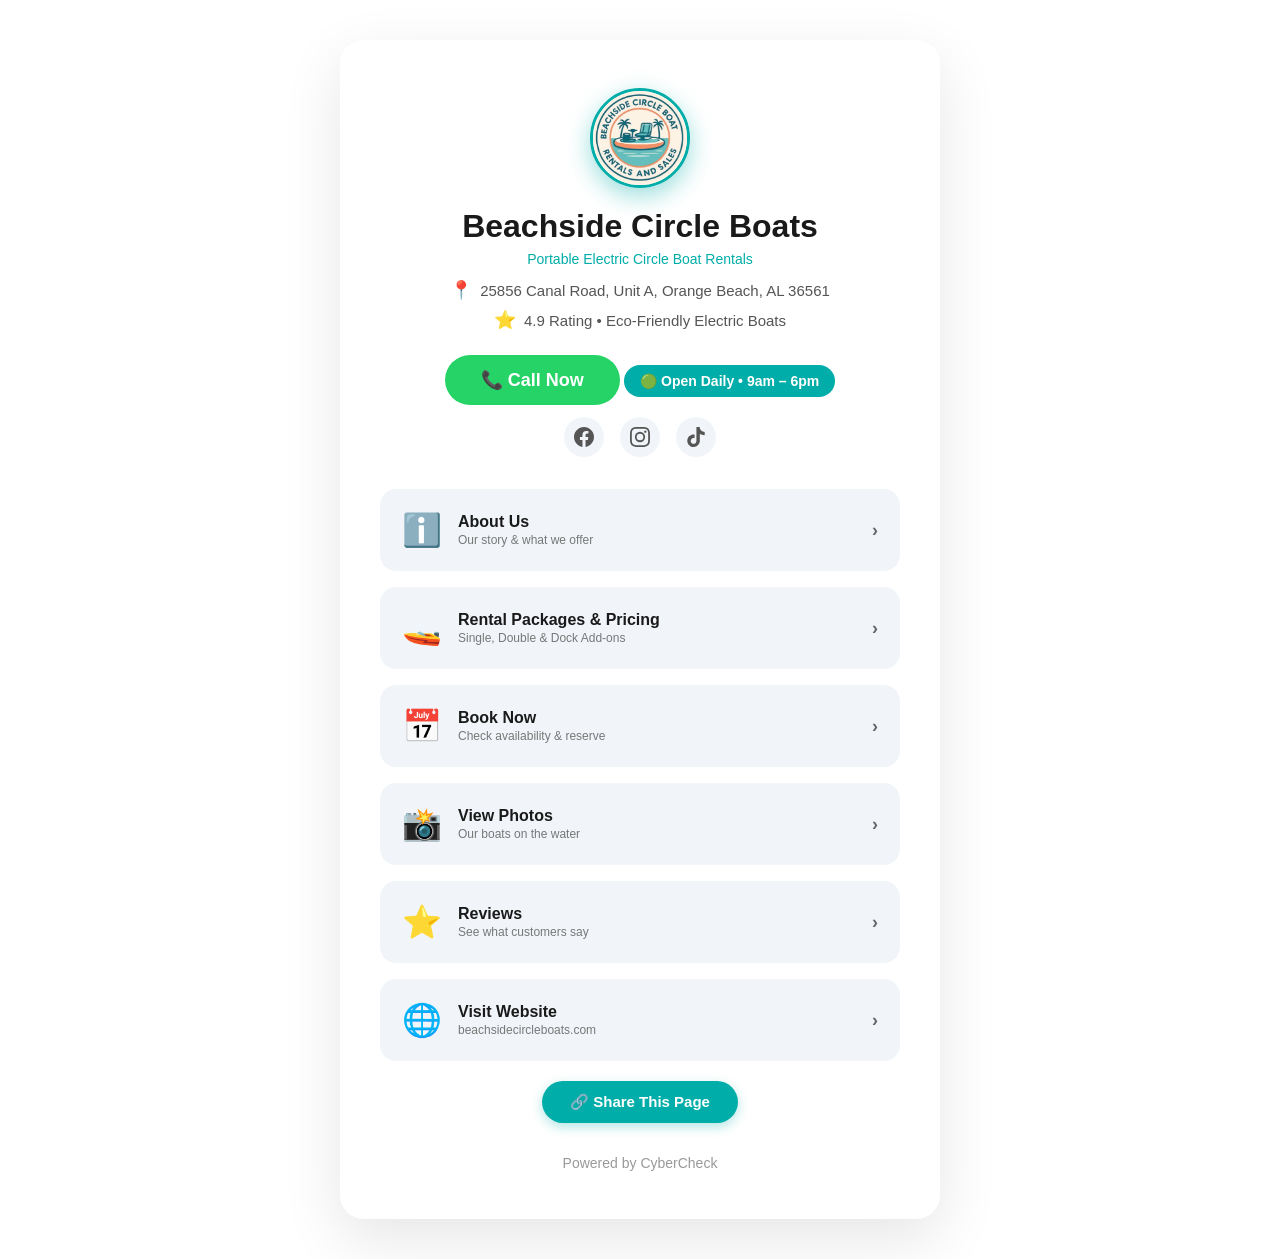
<file: links.html>
<!DOCTYPE html>
<html lang="en">
<head>
  <meta charset="UTF-8">
  <meta name="viewport" content="width=device-width, initial-scale=1.0">
  <title>Beachside Circle Boats — Links</title>
  <link rel="icon" type="image/jpeg" href="images/logo/circleboat logo.jpg">
  <meta property="og:title" content="Beachside Circle Boats">
  <meta property="og:description" content="Circle boat rentals in Orange Beach, Alabama. Book online.">
  <meta property="og:image" content="https://beachsidecircleboats.com/images/logo/circleboat%20logo.jpg">
  <meta name="twitter:card" content="summary_large_image">
  <!-- Loads all data from /api/site-data (same source as main website) -->
  <script src="js/load-site-data.js"></script>
  <script src="https://js.stripe.com/v3/"></script>
  <style>
    /* ====== THEME COLORS — Change these to switch light/dark ====== */
    :root {
      --bg: #ffffff;              /* page background */
      --card-bg: #ffffff;         /* main card */
      --text: #1a1a1a;            /* headings */
      --text-muted: #555555;      /* secondary text */
      --text-light: #777777;      /* subtle text */
      --link-bg: #f1f5f9;         /* link button background */
      --link-text: #1a1a1a;       /* link button text */
      --social-bg: #f1f5f9;       /* social icon circles */
      --social-fill: #555555;     /* social icon color */
      --accent: #00ada8;          /* brand color */
      --footer-text: #999999;     /* footer */
    }
    /* ============================================================= */
    * { margin: 0; padding: 0; box-sizing: border-box; }
    body {
      font-family: -apple-system, BlinkMacSystemFont, 'Segoe UI', 'Roboto', sans-serif;
      background: var(--bg);
      min-height: 100vh;
      display: flex;
      align-items: center;
      justify-content: center;
      padding: 40px 20px;
    }
    .container {
      max-width: 600px;
      width: 100%;
      background: var(--card-bg);
      border-radius: 24px;
      padding: 48px 40px;
      box-shadow: 0 20px 60px rgba(0,0,0,0.1);
    }
    .profile-header {
      text-align: center;
      margin-bottom: 32px;
    }
    .profile-avatar {
      width: 100px;
      height: 100px;
      border-radius: 50%;
      margin: 0 auto 20px;
      overflow: hidden;
      box-shadow: 0 8px 24px rgba(0, 173, 168, 0.4);
      border: 3px solid #00ada8;
    }
    .profile-avatar img {
      width: 100%;
      height: 100%;
      object-fit: cover;
    }
    .profile-name {
      font-size: 32px;
      font-weight: 700;
      color: var(--text);
      margin-bottom: 6px;
    }
    .profile-tagline {
      font-size: 14px;
      color: #00ada8;
      font-weight: 500;
      margin-bottom: 12px;
    }
    .profile-info {
      display: flex;
      flex-direction: column;
      gap: 8px;
      font-size: 15px;
      color: var(--text-muted);
      margin-bottom: 8px;
    }
    .info-item {
      display: flex;
      align-items: center;
      justify-content: center;
      gap: 8px;
    }
    .info-icon { font-size: 18px; }
    .call-btn {
      display: inline-block;
      padding: 14px 36px;
      background: #25D366;
      color: white;
      border-radius: 50px;
      font-size: 18px;
      font-weight: 700;
      text-decoration: none;
      margin-top: 16px;
      transition: all 0.3s ease;
    }
    .call-btn:hover {
      background: #1da851;
      transform: translateY(-2px);
      box-shadow: 0 8px 20px rgba(37, 211, 102, 0.4);
    }
    .status-badge {
      display: inline-block;
      padding: 8px 16px;
      background: #00ada8;
      color: white;
      border-radius: 20px;
      font-size: 14px;
      font-weight: 600;
      margin-top: 8px;
    }

    /* Social Icons */
    .social-icons {
      display: flex;
      justify-content: center;
      gap: 16px;
      margin-top: 12px;
    }
    .social-icon {
      width: 40px;
      height: 40px;
      border-radius: 50%;
      background: var(--social-bg);
      display: flex;
      align-items: center;
      justify-content: center;
      transition: all 0.3s ease;
      cursor: pointer;
      text-decoration: none;
    }
    .social-icon:hover {
      background: var(--accent);
      transform: translateY(-2px);
    }
    .social-icon svg {
      width: 20px;
      height: 20px;
      fill: var(--social-fill);
    }
    .social-icon:hover svg { fill: #ffffff; }

    /* Links */
    .links-container {
      display: flex;
      flex-direction: column;
      gap: 16px;
      margin-top: 32px;
    }
    .link-item {
      display: flex;
      align-items: center;
      gap: 16px;
      padding: 20px;
      background: var(--link-bg);
      border-radius: 16px;
      text-decoration: none;
      color: var(--link-text);
      font-weight: 600;
      font-size: 16px;
      transition: all 0.3s ease;
      border: 2px solid transparent;
      cursor: pointer;
    }
    .link-item:hover {
      background: var(--accent);
      color: white;
      transform: translateY(-2px);
      box-shadow: 0 8px 20px rgba(0, 173, 168, 0.5);
    }
    .link-item:active {
      background: #e0f5f4;
      color: var(--link-text);
      transform: none;
      box-shadow: none;
    }
    .link-icon {
      font-size: 32px;
      flex-shrink: 0;
    }
    .link-text { flex: 1; }
    .link-sub {
      font-size: 12px;
      font-weight: 400;
      color: var(--text-light);
      margin-top: 2px;
    }
    .link-item:hover .link-sub { color: rgba(255,255,255,0.7); }
    .link-arrow {
      font-size: 18px;
      color: #666;
      flex-shrink: 0;
    }
    .link-item:hover .link-arrow { color: white; }

    .footer {
      text-align: center;
      margin-top: 32px;
      color: var(--footer-text);
      font-size: 14px;
    }

    /* Modal */
    .modal {
      display: none;
      position: fixed;
      top: 0;
      left: 0;
      width: 100%;
      height: 100%;
      background: rgba(0,0,0,0.95);
      z-index: 1000;
      overflow-y: auto;
      padding: 20px;
    }
    .modal.active {
      display: flex;
      align-items: center;
      justify-content: center;
    }
    .modal-content {
      background: #ffffff;
      border-radius: 24px;
      padding: 40px;
      max-width: 700px;
      width: 100%;
      max-height: 90vh;
      overflow-y: auto;
      position: relative;
      color: #1a1a1a;
    }
    .modal-close {
      position: absolute;
      top: 20px;
      right: 20px;
      font-size: 32px;
      cursor: pointer;
      background: none;
      border: none;
      color: #888;
      width: 40px;
      height: 40px;
      display: flex;
      align-items: center;
      justify-content: center;
      border-radius: 50%;
      transition: all 0.2s;
    }
    .modal-close:hover {
      background: #f0f0f0;
      color: #333;
    }
    .modal-header {
      font-size: 28px;
      font-weight: 700;
      margin-bottom: 24px;
      padding-right: 40px;
      color: #1a1a1a;
    }

    /* Gallery */
    .gallery-grid {
      display: grid;
      grid-template-columns: repeat(2, 1fr);
      gap: 16px;
      margin-bottom: 24px;
    }
    .gallery-image {
      width: 100%;
      height: auto;
      border-radius: 12px;
      object-fit: contain;
      cursor: pointer;
      transition: all 0.3s ease;
      background: #f5f5f5;
    }
    .gallery-image:hover {
      transform: scale(1.05);
    }

    /* Package items */
    .pkg-item {
      display: flex;
      flex-direction: column;
      gap: 12px;
      padding: 16px;
      background: #f5f7fa;
      border-radius: 12px;
      margin-bottom: 12px;
      cursor: pointer;
      transition: all 0.3s ease;
      align-items: center;
      text-align: center;
      border: 1px solid #e8e8e8;
    }
    .pkg-item:hover {
      background: #e8f8f7;
      border-color: #00ada8;
      transform: translateY(-2px);
    }
    .pkg-image {
      width: 100%;
      max-width: 400px;
      height: auto;
      border-radius: 8px;
      object-fit: contain;
      flex-shrink: 0;
      background: transparent;
      padding: 0;
      box-sizing: border-box;
    }
    .pkg-info {
      flex: 1;
      width: 100%;
    }
    .pkg-name {
      font-size: 18px;
      font-weight: 700;
      color: #1a1a1a;
      margin-bottom: 8px;
    }
    .pkg-desc {
      font-size: 13px;
      color: #555555;
      line-height: 1.5;
      margin-bottom: 12px;
    }
    .pkg-price {
      font-size: 20px;
      font-weight: 700;
      color: #00ada8;
      flex-shrink: 0;
      align-self: center;
      width: 100%;
      text-align: center;
      margin-top: 8px;
    }
    .pkg-badge {
      display: inline-block;
      padding: 2px 8px;
      background: #00ada8;
      color: white;
      border-radius: 6px;
      font-size: 10px;
      font-weight: 700;
      text-transform: uppercase;
      margin-left: 8px;
      vertical-align: middle;
    }

    /* Calendar Navigation */
    .calendar-nav {
      display: flex;
      align-items: center;
      justify-content: space-between;
      margin-bottom: 20px;
      padding: 12px 0;
      border-bottom: 1px solid #333;
    }
    .calendar-nav-btn {
      background: #00ada8;
      color: white;
      border: none;
      padding: 8px 16px;
      border-radius: 6px;
      font-size: 14px;
      font-weight: 600;
      cursor: pointer;
      transition: all 0.2s ease;
    }
    .calendar-nav-btn:hover {
      background: #009590;
      transform: translateY(-1px);
    }
    .calendar-nav-btn:active {
      transform: translateY(0);
    }
    .calendar-month-display {
      font-size: 18px;
      font-weight: 700;
      color: #333333;
      text-align: center;
      flex: 1;
    }

    /* Calendar */
    .calendar-grid {
      display: grid;
      grid-template-columns: repeat(7, 1fr);
      gap: 8px;
      margin-bottom: 24px;
    }
    .calendar-header {
      display: grid;
      grid-template-columns: repeat(7, 1fr);
      gap: 8px;
      margin-bottom: 8px;
      padding: 0 0 8px 0;
      border-bottom: 1px solid #333;
    }
    .calendar-weekday {
      text-align: center;
      font-size: 12px;
      font-weight: 600;
      color: #00ada8;
      padding: 8px 0;
    }
    .day-slot {
      padding: 12px 8px;
      background: #f5f7fa;
      border-radius: 8px;
      text-align: center;
      cursor: pointer;
      transition: all 0.3s ease;
      border: 2px solid #e8e8e8;
      min-height: 60px;
      display: flex;
      flex-direction: column;
      align-items: center;
      justify-content: center;
    }
    .day-slot.available {
      border-color: #00ada8;
    }
    .day-slot.available:hover {
      background: #00ada8;
      color: white;
    }
    .day-slot.booked {
      opacity: 0.4;
      cursor: not-allowed;
      border-color: #444;
    }
    .day-slot.empty {
      background: transparent;
      border: none;
      cursor: default;
    }
    .day-slot.today {
      background: #00ada8;
      border-color: #00ada8;
    }
    .day-slot.today .day-date {
      color: white;
      font-weight: 700;
    }
    .day-slot.today .day-status {
      color: white;
    }
    .day-date {
      font-size: 13px;
      font-weight: 600;
      color: #333333;
      margin-bottom: 2px;
    }
    .day-status {
      font-size: 10px;
      color: #00ada8;
    }
    .day-slot.booked .day-status { color: #999; }
    .day-slot.available:hover .day-status { color: white; }

    /* Hours row */
    .hours-row {
      display: block;
      padding: 12px 0;
      border-bottom: 1px solid #e8e8e8;
      color: #444444;
      font-size: 15px;
    }
    .hours-row:last-child { border-bottom: none; }
    .hours-time {
      color: #00ada8;
      font-weight: 600;
      display: block;
      font-size: 14px;
      margin-top: 4px;
    }

    /* Review card */
    .review-item {
      background: #f5f7fa;
      border: 1px solid #e8e8e8;
      border-radius: 12px;
      padding: 16px;
      margin-bottom: 12px;
    }
    .review-top {
      display: flex;
      align-items: center;
      gap: 10px;
      margin-bottom: 8px;
    }
    .review-avatar {
      width: 36px;
      height: 36px;
      border-radius: 50%;
      background: linear-gradient(135deg, #00ada8, #4DA6FF);
      display: flex;
      align-items: center;
      justify-content: center;
      color: white;
      font-weight: 700;
      font-size: 14px;
    }
    .review-name {
      font-size: 14px;
      font-weight: 600;
      color: #1a1a1a;
    }
    .review-stars {
      color: #fbbc04;
      font-size: 14px;
      letter-spacing: 1px;
    }
    .review-text {
      font-size: 13px;
      color: #555555;
      line-height: 1.6;
    }

    @media (max-width: 640px) {
      body { padding: 20px 12px; }
      .container { padding: 32px 24px; }
      .profile-name { font-size: 26px; }
      .modal-content { padding: 24px; }
      .modal-header { font-size: 24px; }
      .gallery-grid { grid-template-columns: 1fr; }
      .calendar-nav { gap: 8px; }
      .calendar-nav-btn { padding: 6px 12px; font-size: 12px; }
      .calendar-month-display { font-size: 14px; }
      .calendar-grid { grid-template-columns: repeat(7, 1fr); gap: 4px; }
      .calendar-header { grid-template-columns: repeat(7, 1fr); gap: 4px; }
      .day-slot { padding: 8px 4px; font-size: 12px; min-height: 50px; }
      .day-date { font-size: 11px; }
      .day-status { font-size: 9px; }
      .back-button { padding: 10px 14px; font-size: 14px; }
      .pkg-item { flex-direction: column; }
      .pkg-price { align-self: center; width: 100%; text-align: center; }
    }

  /* ===== BOOKING OVERLAY (same as main website) ===== */
  .booking-overlay {
    display: none;
    position: fixed; top: 0; left: 0; right: 0; bottom: 0;
    background: rgba(0,0,0,0.55); z-index: 2000;
    align-items: center; justify-content: center; padding: 20px;
  }
  .booking-overlay.active { display: flex; }
  .booking-modal {
    --teal: #00ada8; --teal-dark: #009590; --teal-light: rgba(0,173,168,0.08);
    --teal-border: rgba(0,173,168,0.2); --dark: #333333; --gray: #666666;
    --gray-light: #999999; --border: #e8e8e8; --bg: #fafafa; --white: #ffffff;
    --radius: 8px; --radius-lg: 16px;
    background: #ffffff; color: #333333;
    border-radius: 16px; width: 100%; max-width: 720px;
    max-height: 90vh; overflow: hidden; position: relative;
    box-shadow: 0 20px 60px rgba(0,0,0,0.2);
    display: flex; flex-direction: column;
  }
  .booking-close {
    position: absolute; top: 16px; right: 16px; width: 36px; height: 36px;
    border-radius: 50%; background: #fafafa; border: none; font-size: 20px;
    cursor: pointer; display: flex; align-items: center; justify-content: center;
    color: #333; z-index: 5;
  }
  .booking-header { padding: 28px 32px 0; flex-shrink: 0; }
  .booking-header h2 { font-size: 24px; font-weight: 700; margin-bottom: 4px; color: #333; }
  .booking-header p { font-size: 14px; color: #666; }
  .booking-steps-nav { display: flex; padding: 20px 32px 0; flex-shrink: 0; }
  .bstep-tab {
    flex: 1; text-align: center; padding: 10px 8px; font-size: 12px; font-weight: 600;
    color: #999; border-bottom: 2px solid #e8e8e8; cursor: pointer; transition: all 0.2s;
  }
  .bstep-tab.active { color: #00ada8; border-color: #00ada8; }
  .bstep-tab.done { color: #009590; border-color: #00ada8; }
  .booking-body { padding: 24px 32px 28px; flex: 1; min-height: 0; overflow-y: auto; -webkit-overflow-scrolling: touch; }
  .bstep { display: none; } .bstep.active { display: block; }
  .loc-section-label { font-size: 13px; font-weight: 700; color: #666; text-transform: uppercase; letter-spacing: 0.5px; margin-bottom: 10px; }
  .loc-option {
    display: flex; align-items: center; gap: 12px; padding: 14px 16px;
    border: 2px solid #e8e8e8; border-radius: 10px; cursor: pointer;
    margin-bottom: 8px; transition: all 0.2s;
  }
  .loc-option:hover, .loc-option.selected { border-color: #00ada8; background: rgba(0,173,168,0.08); }
  .loc-option-icon { font-size: 20px; }
  .loc-option-info strong { display: block; font-size: 14px; font-weight: 700; color: #333; }
  .loc-option-info span { font-size: 12px; color: #666; }
  .cal-header { display: flex; align-items: center; justify-content: space-between; margin-bottom: 12px; }
  .cal-header h3 { font-size: 16px; font-weight: 700; color: #333; }
  .cal-nav {
    background: #fafafa; border: 1px solid #e8e8e8; border-radius: 8px;
    width: 32px; height: 32px; cursor: pointer; font-size: 16px;
    display: flex; align-items: center; justify-content: center; color: #333;
  }
  .cal-nav:hover { background: #e8e8e8; }
  .cal-grid { display: grid; grid-template-columns: repeat(7,1fr); gap: 4px; text-align: center; }
  .cal-day-label { font-size: 11px; font-weight: 600; color: #999; padding: 6px 0; text-transform: uppercase; }
  .cal-day {
    padding: 10px 4px; border-radius: 8px; font-size: 14px; cursor: pointer;
    transition: all 0.15s; border: none; background: none; color: #333;
  }
  .cal-day:hover { background: rgba(0,173,168,0.08); }
  .cal-day.selected { background: #00ada8; color: #fff; font-weight: 600; }
  .cal-day.disabled { color: #e8e8e8; pointer-events: none; }
  .cal-day.blackout { color:#f87171!important; background:#fff1f1!important; text-decoration:line-through; pointer-events:none; border:1px solid #fecaca!important; }
  .cal-day.empty { pointer-events: none; }
  .boat-option {
    border: 2px solid #e8e8e8; border-radius: 12px; padding: 16px;
    margin-bottom: 12px; cursor: pointer; display: flex; align-items: center;
    gap: 16px; transition: all 0.2s;
  }
  .boat-option:hover { border-color: rgba(0,173,168,0.3); }
  .boat-option.selected { border-color: #00ada8; background: rgba(0,173,168,0.08); }
  .boat-option-img { width: 80px; height: 60px; border-radius: 8px; object-fit: cover; flex-shrink: 0; }
  .boat-option-info { flex: 1; }
  .boat-option-info h4 { font-size: 16px; font-weight: 700; margin-bottom: 2px; color: #333; }
  .boat-option-info p { font-size: 12px; color: #666; }
  .boat-option-price { font-size: 18px; font-weight: 700; color: #00ada8; white-space: nowrap; }
  .slot-grid { display: grid; grid-template-columns: repeat(3,1fr); gap: 10px; margin-top: 16px; }
  .slot-btn {
    padding: 14px 12px; border: 2px solid #e8e8e8; border-radius: 8px;
    background: #fff; cursor: pointer; text-align: center; transition: all 0.2s;
  }
  .slot-btn:hover { border-color: rgba(0,173,168,0.3); }
  .slot-btn.selected { border-color: #00ada8; background: rgba(0,173,168,0.08); }
  .slot-btn strong { display: block; font-size: 14px; font-weight: 700; margin-bottom: 2px; color: #333; }
  .slot-btn span { font-size: 12px; color: #666; }
  .slot-btn .slot-price { display: block; font-size: 16px; font-weight: 700; color: #00ada8; margin-top: 4px; }
  .qty-row { display: flex; align-items: center; gap: 12px; margin-top: 16px; }
  .qty-row label { font-size: 14px; font-weight: 600; color: #333; }
  .qty-ctrl { display: flex; align-items: center; border: 1px solid #e8e8e8; border-radius: 8px; overflow: hidden; }
  .qty-btn { width: 36px; height: 36px; border: none; background: #fafafa; font-size: 18px; cursor: pointer; display: flex; align-items: center; justify-content: center; color: #333; }
  .qty-btn:hover { background: #e8e8e8; }
  .qty-val { width: 40px; text-align: center; font-weight: 700; font-size: 16px; border: none; background: #fff; color: #333; }
  .addon-check-grid { display: grid; grid-template-columns: 1fr 1fr; gap: 10px; margin-top: 12px; }
  .addon-check {
    display: flex; align-items: center; gap: 10px; padding: 12px 14px;
    border: 1px solid #e8e8e8; border-radius: 8px; cursor: pointer;
    transition: all 0.15s; font-size: 13px;
  }
  .addon-check:hover { border-color: rgba(0,173,168,0.3); }
  .addon-check.checked { border-color: #00ada8; background: rgba(0,173,168,0.08); }
  .addon-check input { display: none; }
  .addon-check-box {
    width: 20px; height: 20px; border: 2px solid #e8e8e8; border-radius: 4px;
    flex-shrink: 0; display: flex; align-items: center; justify-content: center;
    font-size: 12px; transition: all 0.15s;
  }
  .addon-check.checked .addon-check-box { background: #00ada8; border-color: #00ada8; color: #fff; }
  .addon-check-info { flex: 1; }
  .addon-check-info strong { display: block; font-size: 13px; color: #333; }
  .addon-check-info span { font-size: 11px; color: #666; }
  .addon-check-price { font-weight: 700; color: #00ada8; font-size: 14px; white-space: nowrap; }
  .cart-summary { background: #fafafa; border-radius: 8px; padding: 20px; margin-top: 16px; }
  .cart-line { display: flex; justify-content: space-between; padding: 6px 0; font-size: 14px; }
  .cart-line.total { border-top: 2px solid #e8e8e8; margin-top: 8px; padding-top: 12px; font-weight: 700; font-size: 18px; }
  .cart-line.total .cart-amount { color: #00ada8; }
  .cart-label { color: #666; } .cart-amount { font-weight: 600; color: #333; }
  .booking-footer { padding: 0 32px 28px; display: flex; justify-content: space-between; gap: 12px; flex-shrink: 0; }
  .booking-footer .b-btn { flex: 1; justify-content: center; }
  .b-btn {
    display: inline-flex; align-items: center; justify-content: center; gap: 8px;
    padding: 14px 32px; border-radius: 100px; font-weight: 600; font-size: 15px;
    cursor: pointer; border: 2px solid transparent; transition: all 0.2s; width: 100%;
  }
  .b-btn-primary { background: #00ada8; color: #fff; border-color: #00ada8; }
  .b-btn-primary:hover { background: #009590; border-color: #009590; }
  .b-btn-outline { background: transparent; color: #333; border-color: #e8e8e8; }
  .b-btn-outline:hover { border-color: #333; }
  .b-form-group { margin-bottom: 14px; }
  .b-form-group label { display: block; font-size: 13px; font-weight: 600; color: #666; margin-bottom: 6px; }
  .b-form-group input, .b-form-group textarea, .b-form-group select {
    width: 100%; padding: 11px 14px; border: 1px solid #e8e8e8; border-radius: 8px;
    font-family: inherit; font-size: 14px; color: #333; background: #fff;
    transition: border-color 0.2s;
  }
  .b-form-group input:focus, .b-form-group textarea:focus { outline: none; border-color: #00ada8; }
  .b-form-row { display: grid; grid-template-columns: 1fr 1fr; gap: 14px; margin-bottom: 14px; }
  /* ── Boat qty rows (step 2) ── */
  .bk-boat-row { display:flex;align-items:center;gap:14px;padding:14px 16px;border:2px solid #e8e8e8;border-radius:12px;margin-bottom:10px;transition:border-color .15s; }
  .bk-boat-row.active { border-color:#00ada8;background:rgba(0,173,168,0.06); }
  .bk-boat-row-img { width:72px;height:54px;border-radius:8px;object-fit:cover;flex-shrink:0; }
  .bk-boat-row-info { flex:1; }
  .bk-boat-row-info h4 { font-size:15px;font-weight:700;color:#333;margin-bottom:2px; }
  .bk-boat-row-info p { font-size:12px;color:#666; }
  .bk-boat-row-price { font-size:13px;font-weight:700;color:#00ada8;white-space:nowrap;margin-right:6px; }
  /* ── Extras rows (step 3) ── */
  .bk-extra-row { display:flex;align-items:center;gap:12px;padding:12px 14px;border:1px solid #e8e8e8;border-radius:10px;margin-bottom:8px;transition:border-color .15s; }
  .bk-extra-row.active { border-color:#00ada8;background:rgba(0,173,168,0.06); }
  .bk-extra-row-info { flex:1; }
  .bk-extra-row-info strong { display:block;font-size:13px;color:#333; }
  .bk-extra-row-info span { font-size:11px;color:#666; }
  .bk-extra-price { font-weight:700;color:#00ada8;font-size:13px;white-space:nowrap;margin-right:6px; }
  /* ── Shared qty control ── */
  .bk-qty-ctrl { display:flex;align-items:center;border:1px solid #e8e8e8;border-radius:8px;overflow:hidden; }
  .bk-qty-ctrl button { width:32px;height:32px;border:none;background:#fafafa;font-size:17px;cursor:pointer;color:#333;display:flex;align-items:center;justify-content:center; }
  .bk-qty-ctrl button:hover { background:#e8e8e8; }
  .bk-qty-ctrl span { width:34px;text-align:center;font-weight:700;font-size:15px;color:#333; }
  .bk-section-label { font-size:12px;font-weight:700;color:#888;text-transform:uppercase;letter-spacing:.5px;margin:18px 0 8px; }
  @media (max-width: 480px) {
    .booking-overlay { padding: 0; align-items: flex-end; }
    .booking-modal { max-width: 100%; border-radius: 20px 20px 0 0; max-height: 95vh; overflow: hidden; }
    .booking-header { padding: 20px 16px 0; }
    .booking-steps-nav { padding: 12px 16px 0; }
    .booking-body { padding: 16px 16px 20px; min-height: 0; }
    .booking-footer { padding: 0 16px 20px; }
    .slot-grid { grid-template-columns: 1fr 1fr; }
    .addon-check-grid { grid-template-columns: 1fr; }
    .b-form-row { grid-template-columns: 1fr; }
    /* Boat & extras rows — wrap on small screens */
    .bk-boat-row { flex-wrap: wrap; gap: 10px; padding: 12px; }
    .bk-boat-row-img { width: 56px; height: 42px; }
    .bk-boat-row-info { flex: 1; min-width: 100px; }
    .bk-boat-row-price { font-size: 12px; }
    .bk-extra-row { flex-wrap: wrap; gap: 8px; padding: 10px 12px; }
    /* Bigger tap targets on mobile */
    .bk-qty-ctrl button { width: 40px; height: 40px; font-size: 18px; }
    .bk-qty-ctrl span { width: 36px; font-size: 14px; }
  }
  </style>
</head>
<body>
  <div class="container">
    <div class="profile-header">
      <div class="profile-avatar">
        <img id="profile-avatar-img" src="images/logo/circleboat logo.jpg" alt="Beachside Circle Boats">
      </div>
      <div class="profile-name">Beachside Circle Boats</div>
      <div class="profile-tagline">Portable Electric Circle Boat Rentals</div>
      <div class="profile-info">
        <div class="info-item">
          <span class="info-icon">&#x1F4CD;</span>
          <span id="links-address">25856 Canal Road, Unit A, Orange Beach, AL 36561</span>
        </div>
        <div class="info-item" onclick="openModal('reviews')" style="cursor:pointer;">
          <span class="info-icon">&#x2B50;</span>
          <span>4.9 Rating &bull; Eco-Friendly Electric Boats</span>
        </div>
      </div>
      <a href="tel:+16013251205" class="call-btn">&#x1F4DE; Call Now</a>
      <div id="status-badge" class="status-badge">&#x1F7E2; Open Daily &bull; 9am &ndash; 6pm</div>

      <div class="social-icons">
        <a href="#" class="social-icon" title="Facebook">
          <svg viewBox="0 0 24 24"><path d="M24 12.073c0-6.627-5.373-12-12-12s-12 5.373-12 12c0 5.99 4.388 10.954 10.125 11.854v-8.385H7.078v-3.47h3.047V9.43c0-3.007 1.792-4.669 4.533-4.669 1.312 0 2.686.235 2.686.235v2.953H15.83c-1.491 0-1.956.925-1.956 1.874v2.25h3.328l-.532 3.47h-2.796v8.385C19.612 23.027 24 18.062 24 12.073z"/></svg>
        </a>
        <a href="#" class="social-icon" title="Instagram">
          <svg viewBox="0 0 24 24"><path d="M12 2.163c3.204 0 3.584.012 4.85.07 3.252.148 4.771 1.691 4.919 4.919.058 1.265.069 1.645.069 4.849 0 3.205-.012 3.584-.069 4.849-.149 3.225-1.664 4.771-4.919 4.919-1.266.058-1.644.07-4.85.07-3.204 0-3.584-.012-4.849-.07-3.26-.149-4.771-1.699-4.919-4.92-.058-1.265-.07-1.644-.07-4.849 0-3.204.013-3.583.07-4.849.149-3.227 1.664-4.771 4.919-4.919 1.266-.057 1.645-.069 4.849-.069zM12 0C8.741 0 8.333.014 7.053.072 2.695.272.273 2.69.073 7.052.014 8.333 0 8.741 0 12c0 3.259.014 3.668.072 4.948.2 4.358 2.618 6.78 6.98 6.98C8.333 23.986 8.741 24 12 24c3.259 0 3.668-.014 4.948-.072 4.354-.2 6.782-2.618 6.979-6.98.059-1.28.073-1.689.073-4.948 0-3.259-.014-3.667-.072-4.947-.196-4.354-2.617-6.78-6.979-6.98C15.668.014 15.259 0 12 0zm0 5.838a6.162 6.162 0 100 12.324 6.162 6.162 0 000-12.324zM12 16a4 4 0 110-8 4 4 0 010 8zm6.406-11.845a1.44 1.44 0 100 2.881 1.44 1.44 0 000-2.881z"/></svg>
        </a>
        <a href="#" class="social-icon" title="TikTok">
          <svg viewBox="0 0 24 24"><path d="M12.525.02c1.31-.02 2.61-.01 3.91-.02.08 1.53.63 3.09 1.75 4.17 1.12 1.11 2.7 1.62 4.24 1.79v4.03c-1.44-.05-2.89-.35-4.2-.97-.57-.26-1.1-.59-1.62-.93-.01 2.92.01 5.84-.02 8.75-.08 1.4-.54 2.79-1.35 3.94-1.31 1.92-3.58 3.17-5.91 3.21-1.43.08-2.86-.31-4.08-1.03-2.02-1.19-3.44-3.37-3.65-5.71-.02-.5-.03-1-.01-1.49.18-1.9 1.12-3.72 2.58-4.96 1.66-1.44 3.98-2.13 6.15-1.72.02 1.48-.04 2.96-.04 4.44-.99-.32-2.15-.23-3.02.37-.63.41-1.11 1.04-1.36 1.75-.21.51-.15 1.07-.14 1.61.24 1.64 1.82 3.02 3.5 2.87 1.12-.01 2.19-.66 2.77-1.61.19-.33.4-.67.41-1.06.1-1.79.06-3.57.07-5.36.01-4.03-.01-8.05.02-12.07z"/></svg>
        </a>
      </div>
    </div>

    <div class="links-container">
      <div class="link-item" onclick="openModal('about')">
        <span class="link-icon">&#x2139;&#xFE0F;</span>
        <div class="link-text">About Us<div class="link-sub">Our story &amp; what we offer</div></div>
        <span class="link-arrow">&rsaquo;</span>
      </div>

      <div class="link-item" onclick="openModal('fleet')">
        <span class="link-icon">&#x1F6A4;</span>
        <div class="link-text">Rental Packages &amp; Pricing<div class="link-sub">Single, Double &amp; Dock Add-ons</div></div>
        <span class="link-arrow">&rsaquo;</span>
      </div>

      <div class="link-item" onclick="openBooking()">
        <span class="link-icon">&#x1F4C5;</span>
        <div class="link-text">Book Now<div class="link-sub">Check availability &amp; reserve</div></div>
        <span class="link-arrow">&rsaquo;</span>
      </div>

      <div class="link-item" onclick="openModal('gallery')">
        <span class="link-icon">&#x1F4F8;</span>
        <div class="link-text">View Photos<div class="link-sub">Our boats on the water</div></div>
        <span class="link-arrow">&rsaquo;</span>
      </div>

      <div class="link-item" onclick="openModal('reviews')">
        <span class="link-icon">&#x2B50;</span>
        <div class="link-text">Reviews<div class="link-sub">See what customers say</div></div>
        <span class="link-arrow">&rsaquo;</span>
      </div>

      <a href="index.html" class="link-item">
        <span class="link-icon">&#x1F310;</span>
        <div class="link-text">Visit Website<div class="link-sub">beachsidecircleboats.com</div></div>
        <span class="link-arrow">&rsaquo;</span>
      </a>
    </div>

    <div style="text-align:center;margin-top:20px;margin-bottom:8px;">
      <button onclick="shareLinksPage()" style="background:#00ada8;color:white;border:none;border-radius:50px;padding:12px 28px;font-size:15px;font-weight:600;cursor:pointer;display:inline-flex;align-items:center;gap:8px;box-shadow:0 4px 12px rgba(0,173,168,0.3);">
        &#128279; Share This Page
      </button>
    </div>

    <div class="footer">
      Powered by CyberCheck
    </div>
  </div>

  <!-- ========== ABOUT MODAL ========== -->
  <div class="modal" id="aboutModal">
    <div class="modal-content">
      <button class="modal-close" onclick="closeModal('about')">&times;</button>
      <div class="modal-header">&#x2139;&#xFE0F; About Us</div>

      <div style="color: #444; line-height: 1.8; margin-bottom: 24px;">
        <p id="about-modal-desc" style="margin-bottom: 16px;">
          Beachside Circle Boats brings a whole new way to experience Orange Beach. Our portable, eco-friendly electric circle boats are perfect for cruising the intercoastal waterways &mdash; no gas, no noise, just pure fun on the water.
        </p>
      </div>

      <div style="background: #f5f7fa; border: 1px solid #e8e8e8; padding: 20px; border-radius: 12px; margin-bottom: 16px;">
        <div style="font-size: 16px; font-weight: 600; color: #1a1a1a; margin-bottom: 12px;">&#x2728; What&rsquo;s Included</div>
        <div id="whats-included-grid" style="display: grid; grid-template-columns: repeat(2, 1fr); gap: 12px; font-size: 14px; color: #555;">
          <div>&#x2705; Life jackets</div>
          <div>&#x2705; Safety briefing</div>
          <div>&#x2705; Full battery charge</div>
          <div>&#x2705; 5-speed motor</div>
          <div>&#x2705; Paddle</div>
          <div>&#x2705; Whistle</div>
          <div>&#x2705; No license needed</div>
          <div>&#x2705; Dog friendly</div>
        </div>
      </div>

      <div style="background: #f5f7fa; border: 1px solid #e8e8e8; padding: 20px; border-radius: 12px;">
        <div style="font-size: 16px; font-weight: 600; color: #1a1a1a; margin-bottom: 12px;">&#x1F4CD; Contact Information</div>
        <div style="color: #444; font-size: 14px; line-height: 2;">
          <strong style="color: #1a1a1a;">Address:</strong><br>
          <span id="about-modal-addr">25856 Canal Road, Unit A<br>Orange Beach, AL 36561</span><br><br>
          <strong style="color: #1a1a1a;">Phone:</strong><br>
          <a id="about-modal-phone" href="tel:+16013251205" style="color: #00ada8;">(601) 325-1205</a><br><br>
          <strong style="color: #1a1a1a;">Website:</strong><br>
          <a href="index.html" style="color: #00ada8;">beachsidecircleboats.com</a>
        </div>
      </div>
    </div>
  </div>

  <!-- ========== FLEET / PACKAGES MODAL ========== -->
  <div class="modal" id="fleetModal">
    <div class="modal-content">
      <button class="modal-close" onclick="closeModal('fleet')">&times;</button>
      <div class="modal-header">&#x1F6A4; Circle Boats &amp; Docks</div>

      <div class="pkg-item" onclick="closeModal('fleet');openBooking('single')">
        <img src="images/goboat/goboat-main.jpg?v=3" alt="Single Seater" class="pkg-image">
        <div class="pkg-info">
          <div class="pkg-name">Single Seater</div>
          <div class="pkg-desc">Solo cruiser. 57 lbs, 70&quot; diameter, max 300 lbs. Half Day $150 &bull; All Day $225</div>
        </div>
        <div class="pkg-price">$150–$225</div>
      </div>

      <div class="pkg-item" onclick="closeModal('fleet');openBooking('double')">
        <img src="images/goboat/goboat-bumpers.jpg?v=3" alt="Double Seater" class="pkg-image">
        <div class="pkg-info">
          <div class="pkg-name">Double Seater <span class="pkg-badge">Popular</span></div>
          <div class="pkg-desc">Bring a friend. Extra-wide seats, enhanced stability. Max 450 lbs combined. Half Day $200 &bull; All Day $275</div>
        </div>
        <div class="pkg-price">$200–$275</div>
      </div>

      <div class="pkg-item" onclick="openBooking()">
        <img src="images/goboat/mini-dock-tow.jpg?v=2" alt="Mini Dock" class="pkg-image">
        <div class="pkg-info">
          <div class="pkg-name">Mini Dock</div>
          <div class="pkg-desc">8'4" × 44" • 100 lb capacity. Full-size platform for lounging, coolers &amp; gear.</div>
        </div>
        <div class="pkg-price">$25–$50</div>
      </div>

      <div class="pkg-item" onclick="openBooking()">
        <img src="images/goboat/goboat-accessories.jpg?v=2" alt="X Dock" class="pkg-image">
        <div class="pkg-info">
          <div class="pkg-name">X Dock</div>
          <div class="pkg-desc">5' × 5' • 75 lb capacity. Compact square dock, holds full coolers &amp; gear.</div>
        </div>
        <div class="pkg-price">$25–$50</div>
      </div>

      <div class="pkg-item" onclick="openBooking()">
        <img src="images/goboat/goboat-bumpers.jpg?v=2" alt="Doggie Dock" class="pkg-image">
        <div class="pkg-info">
          <div class="pkg-name">Doggie Dock</div>
          <div class="pkg-desc">5'4" × 43" • 85 lb capacity. Pet-friendly with ramp for safe water entry.</div>
        </div>
        <div class="pkg-price">$25–$50</div>
      </div>

      <div style="margin-top: 16px; padding: 16px; background: #f5f7fa; border: 1px solid #e8e8e8; border-radius: 12px;">
        <div style="font-size: 14px; color: #444; line-height: 1.8;">
          <strong style="color: #1a1a1a;">&#x1F389; Group Rate:</strong><br>
          Rent 5+ single seaters &mdash; <span style="color: #00ada8; font-weight: 700;">$200 each All Day</span><br><br>
          <strong style="color: #1a1a1a;">⏰ Time Slots &amp; Pricing:</strong><br>
          &bull; <strong style="color: #1a1a1a;">Half Day AM:</strong> 9:00 &ndash; 1:00<br>
          &bull; <strong style="color: #1a1a1a;">Half Day PM:</strong> 2:00 &ndash; 6:00<br>
          &bull; <strong style="color: #1a1a1a;">All Day:</strong> 9:00 &ndash; 6:00<br>
          &bull; <strong style="color: #1a1a1a;">Docks:</strong> $25 half-day / $50 full-day<br><br>
          <strong style="color: #1a1a1a;">✓ All Rentals Include:</strong><br>
          &bull; Life jackets &bull; Safety briefing &bull; Full battery charge &bull; 5-speed motor &bull; Paddle &bull; Whistle
        </div>
      </div>
    </div>
  </div>

  <!-- ========== GALLERY MODAL ========== -->
  <div class="modal" id="galleryModal">
    <div class="modal-content">
      <button class="modal-close" onclick="closeModal('gallery')">&times;</button>
      <div class="modal-header">&#x1F4F8; Photo Gallery</div>

      <div class="gallery-grid">
        <img src="images/goboat/goboat-hero.jpg" alt="GoBoat on the water" class="gallery-image">
        <img src="images/goboat/goboat-onwater1.jpg" alt="Cruising the bay" class="gallery-image">
        <img src="images/goboat/goboat-bumpers.jpg" alt="Double seater" class="gallery-image">
        <img src="images/goboat/goboat-woody.jpg" alt="Woody edition" class="gallery-image">
        <img src="images/goboat/goboat-onwater2.jpg" alt="On the water" class="gallery-image">
        <img src="images/goboat/goboat-onwater3.jpg" alt="Family fun" class="gallery-image">
        <img src="images/goboat/goboat-setup1.jpg" alt="Setup at the beach" class="gallery-image">
        <img src="images/goboat/goboat-fishing.jpg" alt="Fishing from GoBoat" class="gallery-image">
      </div>

      <div style="padding: 16px; background: #f5f7fa; border: 1px solid #e8e8e8; border-radius: 12px; text-align: center;">
        <div style="font-size: 14px; color: #00ada8; font-weight: 600;">
          &#x1F6A4; Eco-friendly electric boats &bull; No license needed &bull; Dog friendly
        </div>
      </div>
    </div>
  </div>

  <!-- ========== REVIEWS MODAL ========== -->
  <div class="modal" id="reviewsModal">
    <div class="modal-content">
      <button class="modal-close" onclick="closeModal('reviews')">&times;</button>
      <div class="modal-header">&#x2B50; Customer Reviews</div>

      <div style="text-align: center; margin-bottom: 20px;">
        <div style="font-size: 48px; font-weight: 800; color: #1a1a1a;">4.9</div>
        <div style="color: #fbbc04; font-size: 24px; letter-spacing: 2px;">&#x2605;&#x2605;&#x2605;&#x2605;&#x2605;</div>
        <div style="font-size: 13px; color: #999; margin-top: 4px;">Based on Google Reviews</div>
      </div>

      <div class="review-item">
        <div class="review-top">
          <div class="review-avatar">M</div>
          <div><div class="review-name">Marcus T.</div><div class="review-stars">&#x2605;&#x2605;&#x2605;&#x2605;&#x2605;</div></div>
        </div>
        <div class="review-text">Best boat rental experience in Orange Beach! The circle boats are so unique and fun. My kids absolutely loved it. Staff was super friendly and helpful getting us set up. Will definitely be back next summer!</div>
      </div>

      <div class="review-item">
        <div class="review-top">
          <div class="review-avatar">S</div>
          <div><div class="review-name">Sarah K.</div><div class="review-stars">&#x2605;&#x2605;&#x2605;&#x2605;&#x2605;</div></div>
        </div>
        <div class="review-text">We rented the double seater and a mini dock for our cooler. Spent the whole day cruising the intercoastal. So relaxing and the electric motor is whisper quiet. 10/10 recommend!</div>
      </div>

      <div class="review-item">
        <div class="review-top">
          <div class="review-avatar">J</div>
          <div><div class="review-name">Jake R.</div><div class="review-stars">&#x2605;&#x2605;&#x2605;&#x2605;&#x2605;</div></div>
        </div>
        <div class="review-text">Took my dog out on the doggie dock &mdash; he had the time of his life! The boats are super easy to operate, no license needed. Great concept and great people running it.</div>
      </div>

      <div class="review-item">
        <div class="review-top">
          <div class="review-avatar">A</div>
          <div><div class="review-name">Amanda L.</div><div class="review-stars">&#x2605;&#x2605;&#x2605;&#x2605;&#x2606;</div></div>
        </div>
        <div class="review-text">Such a fun experience! We rented 4 boats for a birthday party. The group rate was a great deal. Only wish they had evening hours for sunset cruises.</div>
      </div>

      <div class="review-item">
        <div class="review-top">
          <div class="review-avatar">D</div>
          <div><div class="review-name">Derek W.</div><div class="review-stars">&#x2605;&#x2605;&#x2605;&#x2605;&#x2605;</div></div>
        </div>
        <div class="review-text">These circle boats are genius. Portable, electric, eco-friendly, and an absolute blast. My family rented three and we had a flotilla going down the canal. Staff was awesome!</div>
      </div>

      <div style="padding: 16px; background: #f5f7fa; border: 1px solid #e8e8e8; border-radius: 12px; text-align: center; margin-top: 12px;">
        <div style="font-size: 14px; color: #00ada8; font-weight: 600;">
          &#x1F4AC; Leave a review on Google
        </div>
      </div>
    </div>
  </div>

  <!-- ========== HOURS MODAL ========== -->
  <div class="modal" id="hoursModal">
    <div class="modal-content">
      <button class="modal-close" onclick="closeModal('hours')">&times;</button>
      <div class="modal-header">&#x1F551; Business Hours</div>

      <div style="background: #f5f7fa; border: 1px solid #e8e8e8; padding: 20px; border-radius: 12px; margin-bottom: 16px;">
        <div id="hours-list" style="font-size: 15px;">
          <div class="hours-row">Loading hours...</div>
        </div>
      </div>

      <div style="background: #f5f7fa; border: 1px solid #e8e8e8; padding: 20px; border-radius: 12px;">
        <div style="font-size: 14px; color: #444; line-height: 1.8;">
          <strong style="color: #1a1a1a;">&#x26C5; Weather Policy:</strong><br>
          Rentals may be cancelled or rescheduled due to severe weather. Full refund or reschedule offered.<br><br>
          <strong style="color: #1a1a1a;">&#x1F4CD; Launch Location:</strong><br>
          25856 Canal Road, Unit A<br>
          Orange Beach, AL 36561
        </div>
      </div>
    </div>
  </div>

  <script>
    function openModal(name) {
      var modal = document.getElementById(name + 'Modal');
      modal.classList.add('active');
      document.body.style.overflow = 'hidden';

      // Force refresh product images when fleet modal opens
      if (name === 'fleet') {
        var timestamp = new Date().getTime();
        modal.querySelectorAll('.pkg-image').forEach(function(img) {
          var src = img.getAttribute('src');
          if (src) {
            // Remove old cache buster and add new timestamp
            src = src.replace(/\?[^&]*/g, '');
            img.setAttribute('src', src + '?t=' + timestamp);
          }
        });
      }
    }

    function closeModal(name) {
      document.getElementById(name + 'Modal').classList.remove('active');
      document.body.style.overflow = 'auto';
    }

    function selectDate(date) {
      document.getElementById('bookingForm').style.display = 'block';
      document.getElementById('selectedDateDisplay').textContent = 'Selected: ' + date;
      document.getElementById('bookingForm').scrollIntoView({ behavior: 'smooth' });
    }

    var _linkSelectedDate = null;

    function submitBooking() {
      var form = document.getElementById('bookingForm');
      var inputs = form.querySelectorAll('input, select');
      var name = inputs[0].value.trim();
      var phone = inputs[1].value.trim();
      var email = inputs[2].value.trim();
      var boatType = inputs[3].value;
      var timeSlot = inputs[4].value;
      var dock = inputs[5].value;
      var qty = parseInt(inputs[6].value) || 1;

      if (!name || !phone || !email || !boatType || !timeSlot) {
        alert('Please fill in all required fields.');
        return;
      }

      var btn = form.querySelector('button');
      btn.textContent = 'Submitting...';
      btn.disabled = true;

      var fleetTypeId = window._linkFleetIds ? window._linkFleetIds[boatType] : null;
      var timeSlotId = window._linkSlotIds ? window._linkSlotIds[timeSlot] : null;

      var addons = [];
      if (dock && dock !== 'none' && dock !== '') {
        var dockNames = { mini: 'Mini Dock', x: 'X Dock', doggie: 'Doggie Dock' };
        addons.push({ name: dockNames[dock] || dock, price: 50 });
      }

      var payload = {
        fleet_type_id: fleetTypeId,
        time_slot_id: timeSlotId,
        booking_date: _linkSelectedDate,
        qty: qty,
        addons: addons,
        customer_name: name,
        customer_phone: phone,
        customer_email: email
      };

      fetch(API_BASE + '/api/public/bookings?subdomain=' + SUBDOMAIN, {
        method: 'POST',
        headers: { 'Content-Type': 'application/json' },
        body: JSON.stringify(payload)
      })
      .then(function(r) { return r.json(); })
      .then(function(data) {
        if (data.error) {
          alert('Booking failed: ' + data.error);
          btn.textContent = 'Reserve Now';
          btn.disabled = false;
          return;
        }
        btn.textContent = 'Booked!';
        btn.style.background = '#10b981';
        document.getElementById('selectedDateDisplay').innerHTML =
          '<div style="text-align:center;padding:16px 0;">' +
          '<div style="font-size:32px;margin-bottom:8px;">&#x2705;</div>' +
          '<div style="color:#10b981;font-weight:700;font-size:16px;">Booking Confirmed!</div>' +
          '<div style="color:#999;font-size:13px;margin-top:4px;">Confirmation sent to ' + email + '</div>' +
          '</div>';
      })
      .catch(function(err) {
        alert('Booking request submitted! We will call you to confirm. Call us at (601) 325-1205.');
        btn.textContent = 'Reserve Now';
        btn.disabled = false;
      });
    }

    // Close modals on outside click
    var modals = ['about', 'fleet', 'gallery', 'reviews', 'hours'];
    modals.forEach(function(name) {
      document.getElementById(name + 'Modal').addEventListener('click', function(e) {
        if (e.target === this) closeModal(name);
      });
    });

    // Keyboard close
    document.addEventListener('keydown', function(e) {
      if (e.key === 'Escape') {
        modals.forEach(function(name) { closeModal(name); });
      }
    });

    // Force reload all product images with cache buster
    document.addEventListener('DOMContentLoaded', function() {
      var timestamp = new Date().getTime();

      // Force reload product package images with dynamic cache buster
      document.querySelectorAll('.pkg-image').forEach(function(img) {
        var src = img.getAttribute('src');
        if (src && src.indexOf('?') === -1) {
          img.setAttribute('src', src + '?t=' + timestamp);
        } else if (src && src.indexOf('v=2') > -1) {
          img.setAttribute('src', src.replace('?v=2', '?t=' + timestamp));
        }
      });

      // Image fallback
      document.querySelectorAll('img').forEach(function(img) {
        img.onerror = function() {
          this.style.background = 'linear-gradient(135deg, #00ada8 0%, #009590 100%)';
        };
      });
    });
  </script>

  <!-- ============================================
       API INTEGRATION — Connects to backend
       Fetches live data, wires booking, dynamic calendar
       ============================================ -->
  <script>
  (function() {
    var API_BASE = (window.location.hostname === 'localhost' || window.location.hostname === '127.0.0.1')
      ? window.location.protocol + '//' + window.location.hostname + ':3000'
      : 'https://cybercheck-api-database.vercel.app';
    var SUBDOMAIN = 'beachside-circle-boats';
    // Expose for submitBooking
    window.API_BASE = API_BASE;
    window.SUBDOMAIN = SUBDOMAIN;

    function api(path) {
      var sep = path.indexOf('?') > -1 ? '&' : '?';
      return API_BASE + '/api/public' + path + sep + 'subdomain=' + SUBDOMAIN;
    }

    // ---- Calendar with month navigation ----
    var _currentMonth = new Date();
    var _calendarMonths = ['January', 'February', 'March', 'April', 'May', 'June', 'July', 'August', 'September', 'October', 'November', 'December'];
    var _days = ['Sun', 'Mon', 'Tue', 'Wed', 'Thu', 'Fri', 'Sat'];

    function renderCalendar(targetMonth) {
      var calHeader = document.getElementById('calendarHeader');
      var calGrid = document.getElementById('calendarContainer');
      var monthDisplay = document.getElementById('monthDisplay');

      if (!calGrid || !calHeader || !monthDisplay) return;

      // Show loading state
      calGrid.innerHTML = '<div style="text-align: center; color: #999; padding: 20px; width: 100%;">Loading availability...</div>';

      // Build header with weekdays
      calHeader.innerHTML = '';
      _days.forEach(function(day) {
        var dayHeader = document.createElement('div');
        dayHeader.className = 'calendar-weekday';
        dayHeader.textContent = day;
        calHeader.appendChild(dayHeader);
      });

      // Get first and last day of the month
      var firstDay = new Date(targetMonth.getFullYear(), targetMonth.getMonth(), 1);
      var lastDay = new Date(targetMonth.getFullYear(), targetMonth.getMonth() + 1, 0);
      var startDayOfWeek = firstDay.getDay();
      var daysInMonth = lastDay.getDate();

      // Create array of all dates to display
      var dateSlots = [];

      // Add empty slots for days before month starts
      for (var i = 0; i < startDayOfWeek; i++) {
        dateSlots.push(null); // null = empty slot
      }

      // Add all days of the month
      for (var i = 1; i <= daysInMonth; i++) {
        var d = new Date(targetMonth.getFullYear(), targetMonth.getMonth(), i);
        dateSlots.push(d);
      }

      // Update month display
      monthDisplay.textContent = _calendarMonths[targetMonth.getMonth()] + ' ' + targetMonth.getFullYear();

      // Fetch availability for all dates in month
      var fetchPromises = dateSlots.map(function(d) {
        if (!d) return Promise.resolve(null); // null for empty slots

        var dateStr = d.getFullYear() + '-' + String(d.getMonth() + 1).padStart(2, '0') + '-' + String(d.getDate()).padStart(2, '0');
        var label = _days[d.getDay()] + ', ' + _calendarMonths[d.getMonth()] + ' ' + d.getDate();

        return fetch(api('/availability?date=' + dateStr))
          .then(function(r) { return r.json(); })
          .then(function(data) {
            var totalAvailable = (data.availability || []).reduce(function(sum, a) { return sum + a.available; }, 0);
            return { date: dateStr, label: label, available: totalAvailable > 0, slots: totalAvailable, day: d };
          })
          .catch(function(err) {
            return { date: dateStr, label: label, available: true, slots: -1, day: d };
          });
      });

      // Render calendar once all availability is fetched
      Promise.all(fetchPromises).then(function(results) {
        calGrid.innerHTML = '';

        results.forEach(function(r) {
          if (!r) {
            // Empty slot before month starts
            var emptySlot = document.createElement('div');
            emptySlot.className = 'day-slot empty';
            calGrid.appendChild(emptySlot);
            return;
          }

          var div = document.createElement('div');
          var dateNum = r.date.split('-')[2];
          var isToday = r.day.toDateString() === new Date().toDateString();

          div.className = 'day-slot ' + (r.available ? 'available' : 'booked');
          if (isToday) div.className += ' today';

          if (r.available) {
            div.onclick = function() {
              _linkSelectedDate = r.date;
              selectDate(r.label);
            };
          }

          div.innerHTML =
            '<div class="day-date">' + dateNum + '</div>' +
            '<div class="day-status">' + (r.available ? '✓' : '✗') + '</div>';
          calGrid.appendChild(div);
        });
      });
    }

    // Navigation functions
    window.calendarPrevMonth = function() {
      _currentMonth.setMonth(_currentMonth.getMonth() - 1);
      renderCalendar(_currentMonth);
    };

    window.calendarNextMonth = function() {
      _currentMonth.setMonth(_currentMonth.getMonth() + 1);
      renderCalendar(_currentMonth);
    };

    // Initial render
    renderCalendar(_currentMonth);

    console.log('API: Linktree integration loaded');
  })();
  </script>
  <script>
  function shareLinksPage() {
    var url = window.location.href.split('?')[0];
    if (navigator.share) {
      navigator.share({ title: 'Beachside Circle Boats', url: url });
    } else {
      navigator.clipboard.writeText(url).then(function() {
        alert('Link copied! ' + url);
      });
    }
  }
  </script>
  <script>
    // Load dashboard-managed content (links, profile, etc.) via load-site-data.js
    if (typeof loadWebsiteData === 'function') loadWebsiteData();
  </script>

  <!-- ===== FULL BOOKING OVERLAY ===== -->
  <!-- Blackout Date Popup -->
  <div id="blackout-popup-links" style="display:none;position:fixed;inset:0;z-index:99999;align-items:center;justify-content:center;background:rgba(0,0,0,.6);">
    <div style="background:#fff;border-radius:16px;padding:36px 32px;max-width:400px;width:90%;text-align:center;box-shadow:0 20px 60px rgba(0,0,0,.3);">
      <div style="font-size:48px;margin-bottom:12px;">🚫</div>
      <h2 style="font-size:22px;font-weight:700;color:#1a1a1a;margin-bottom:8px;">Not Available</h2>
      <p id="blackout-popup-links-msg" style="font-size:15px;color:#555;margin-bottom:24px;line-height:1.5;"></p>
      <button onclick="document.getElementById('blackout-popup-links').style.display='none';" style="background:#00ada8;color:#fff;border:none;border-radius:8px;padding:12px 32px;font-size:15px;font-weight:600;cursor:pointer;width:100%;">Choose Another Date</button>
    </div>
  </div>

  <div class="booking-overlay" id="bookingOverlay">
    <div class="booking-modal">
      <button class="booking-close" onclick="closeBooking()">&times;</button>
      <div class="booking-header">
        <h2>Book Your Rental</h2>
        <p>Select a date, choose your boat, and add extras.</p>
      </div>
      <div class="booking-steps-nav">
        <div class="bstep-tab" data-step="1">1. Date</div>
        <div class="bstep-tab" data-step="2">2. Boat &amp; Time</div>
        <div class="bstep-tab" data-step="3">3. Extras</div>
        <div class="bstep-tab" data-step="4">4. Checkout</div>
      </div>
      <div class="booking-body">
        <!-- STEP 1: LOCATION + DATE -->
        <div class="bstep" id="bstep1">
          <div class="loc-section-label">📍 Choose Launch Location</div>
          <div id="booking-locations">
            <div class="loc-option selected" data-loc-id="loc1" data-loc-name="Main Launch — Canal Road" onclick="selectLocation(this)">
              <div class="loc-option-icon">📍</div>
              <div class="loc-option-info">
                <strong>Main Launch — Canal Road</strong>
                <span>25856 Canal Road, Unit A, Orange Beach, AL 36561</span>
              </div>
            </div>
          </div>
          <div style="height:20px;"></div>
          <div class="loc-section-label">📅 Choose Your Date</div>
          <div class="cal-header">
            <button class="cal-nav" onclick="calNav(-1)">&#8249;</button>
            <h3 id="calMonthLabel"></h3>
            <button class="cal-nav" onclick="calNav(1)">&#8250;</button>
          </div>
          <div class="cal-grid" id="calGrid">
            <div class="cal-day-label">Sun</div>
            <div class="cal-day-label">Mon</div>
            <div class="cal-day-label">Tue</div>
            <div class="cal-day-label">Wed</div>
            <div class="cal-day-label">Thu</div>
            <div class="cal-day-label">Fri</div>
            <div class="cal-day-label">Sat</div>
          </div>
        </div>
        <!-- STEP 2: BOAT & TIME -->
        <div class="bstep" id="bstep2">
          <h4 style="font-size:15px;font-weight:700;margin-bottom:4px;color:#333;">Choose Your Boats</h4>
          <p style="font-size:13px;color:#666;margin-bottom:14px;">Add as many as you like — mix &amp; match.</p>
          <div id="bk-boat-list">
            <!-- Populated by renderBoatOptions() -->
          </div>
          <h4 style="font-size:15px;font-weight:700;margin-top:20px;margin-bottom:4px;color:#333;">Time Slot</h4>
          <div class="slot-grid">
            <div class="slot-btn" data-slot="am" onclick="selectSlot(this)"><strong>Half Day AM</strong><span>9:00 &ndash; 1:00</span><div class="slot-price" id="slotAM">$150</div></div>
            <div class="slot-btn" data-slot="pm" onclick="selectSlot(this)"><strong>Half Day PM</strong><span>2:00 &ndash; 6:00</span><div class="slot-price" id="slotPM">$150</div></div>
            <div class="slot-btn" data-slot="all" onclick="selectSlot(this)"><strong>All Day</strong><span>9:00 &ndash; 6:00</span><div class="slot-price" id="slotAll">$225</div></div>
          </div>
        </div>
        <!-- STEP 3: EXTRAS -->
        <div class="bstep" id="bstep3">
          <div id="bk-extras-list">
            <!-- Populated by renderExtrasOptions() from SITE_DATA -->
          </div>
        </div>
        <!-- STEP 4: CHECKOUT -->
        <div class="bstep" id="bstep4">
          <h4 style="font-size:15px;font-weight:700;margin-bottom:16px;color:#333;">Your Booking Summary</h4>
          <div class="cart-summary" id="cartSummary"></div>
          <h4 style="font-size:15px;font-weight:700;margin-top:24px;margin-bottom:12px;color:#333;">Your Info</h4>
          <div class="b-form-row">
            <div class="b-form-group"><label>Full Name</label><input type="text" id="book-name" placeholder="John Smith" required></div>
            <div class="b-form-group"><label>Phone</label><input type="tel" id="book-phone" placeholder="(555) 123-4567" required></div>
          </div>
          <div class="b-form-group"><label>Email</label><input type="email" id="book-email" placeholder="john@example.com" required></div>
          <div class="b-form-group"><label>Notes (optional)</label><textarea id="book-notes" placeholder="Special requests, group info, etc." style="min-height:60px;resize:vertical;"></textarea></div>
          <div class="b-form-group" style="margin-top:4px;">
            <label style="display:flex;align-items:flex-start;gap:10px;font-weight:normal;cursor:pointer;font-size:13px;color:#555;line-height:1.5;">
              <input type="checkbox" id="smsEmailConsent" style="width:auto;margin-top:3px;flex-shrink:0;accent-color:#00ada8;">
              <span>I agree to receive booking confirmations, reminders, and updates from Circle Boats via SMS and email. Message &amp; data rates may apply. Reply STOP to opt out.</span>
            </label>
            <div id="consent-error" style="display:none;color:#ef4444;font-size:12px;margin-top:4px;">Please check the box above to continue.</div>
          </div>
          <div id="payment-section" style="margin-top:20px;">
            <h4 style="font-size:15px;font-weight:700;margin-bottom:12px;color:#333;">Payment</h4>
            <div id="payment-card-wrapper" style="background:#f9fafb;border:1px solid #e5e5e5;border-radius:8px;padding:16px;">
              <!-- Square card container -->
              <div id="square-card-container" style="display:none;"></div>
              <!-- Stripe card elements -->
              <div id="stripe-card-fields">
                <div style="margin-bottom:12px;">
                  <label style="display:block;font-size:12px;font-weight:500;color:#666;margin-bottom:6px;">Card Number</label>
                  <div id="card-number-element" style="padding:11px 14px;background:white;border:1px solid #e5e5e5;border-radius:6px;font-size:15px;transition:border-color 0.2s;"></div>
                </div>
                <div class="stripe-row" style="display:grid;grid-template-columns:1fr 1fr;gap:12px;margin-bottom:12px;">
                  <div>
                    <label style="display:block;font-size:12px;font-weight:500;color:#666;margin-bottom:6px;">Expiry</label>
                    <div id="card-expiry-element" style="padding:11px 14px;background:white;border:1px solid #e5e5e5;border-radius:6px;font-size:15px;"></div>
                  </div>
                  <div>
                    <label style="display:block;font-size:12px;font-weight:500;color:#666;margin-bottom:6px;">CVC</label>
                    <div id="card-cvc-element" style="padding:11px 14px;background:white;border:1px solid #e5e5e5;border-radius:6px;font-size:15px;"></div>
                  </div>
                </div>
              </div>
              <div id="card-errors" style="color:#ef4444;font-size:13px;min-height:20px;"></div>
              <div style="display:flex;align-items:center;gap:6px;margin-top:8px;">
                <svg width="14" height="14" viewBox="0 0 24 24" fill="none" stroke="#00ada8" stroke-width="2"><path d="M12 22s8-4 8-10V5l-8-3-8 3v7c0 6 8 10 8 10z"/></svg>
                <span id="payment-security-label" style="font-size:11px;color:#999;">Secured payment. We never see your card details.</span>
              </div>
            </div>
          </div>
        </div>
      </div>
      <div class="booking-footer">
        <button class="b-btn b-btn-outline" id="bookBack" onclick="bookingNav(-1)" style="display:none;">Back</button>
        <button class="b-btn b-btn-primary" id="bookNext" onclick="bookingNav(1)">Select Date to Continue</button>
      </div>
    </div>
  </div>

  <script>
  /* ===== BOOKING SYSTEM ===== */
  (function() {
    var bk = {
      step: 1, location: 'loc1', locationName: 'Main Launch — Canal Road',
      date: null, slot: null, boats: {}, addons: [],
      calMonth: new Date().getMonth(), calYear: new Date().getFullYear(),
      sessionId: null, holdId: null
    };
    var PRICES = { single: { am: 150, pm: 150, all: 225 }, double: { am: 200, pm: 200, all: 275 } };
    var GROUP_PRICE = 200;
    var TAX_RATE = 0.10;
    var SLOT_LABELS = { am:'Half Day AM (9:00-1:00)', pm:'Half Day PM (2:00-6:00)', all:'All Day (9:00-6:00)' };
    var MONTHS = ['January','February','March','April','May','June','July','August','September','October','November','December'];
    var _stripe = null;
    var _cardNumber = null;
    var _cardExpiry = null;
    var _cardCvc = null;
    var _squareCard = null;
    var _paymentProcessor = 'stripe';
    var _payConfigFetched = false;
    var _payConfig = null;
    function api(path) {
      var base = window.API_BASE || 'https://cybercheck-api-database.vercel.app';
      var sub = window.SUBDOMAIN || 'beachside-circle-boats';
      var sep = path.indexOf('?') > -1 ? '&' : '?';
      return base + '/api/public' + path + sep + 'subdomain=' + sub;
    }

    // ── Blackout Dates ──
    var _blackoutRanges = [];
    fetch(api('/blackout-dates'))
      .then(function(r){return r.json();})
      .then(function(d){ _blackoutRanges = d.blackout_dates || []; renderBkCalendar(); })
      .catch(function(){});
    function isBlackedOut(dateStr) {
      return _blackoutRanges.some(function(r){ return dateStr >= r.date_from && dateStr <= r.date_to; });
    }
    function getBlackoutLabel(dateStr) {
      var match = _blackoutRanges.find(function(r){ return dateStr >= r.date_from && dateStr <= r.date_to; });
      return match ? (match.label || 'Unavailable') : null;
    }
    function showBlackoutPopup(dateStr) {
      var label = getBlackoutLabel(dateStr);
      var msg = label && label !== 'Unavailable'
        ? 'We are closed for <strong>'+label+'</strong> and not accepting bookings on this date. Please choose another date.'
        : 'We are not accepting bookings on this date. Please choose another date.';
      var el = document.getElementById('blackout-popup-links');
      document.getElementById('blackout-popup-links-msg').innerHTML = msg;
      el.style.display = 'flex';
    }

    function genSessionId() { return 'sess_' + Date.now() + '_' + Math.random().toString(36).substr(2,9); }
    function getTotalBoatQty() { return Object.keys(bk.boats).reduce(function(s,k){return s+(bk.boats[k]||0);},0); }

    var _avail = {};
    var _availLoading = false;

    function fetchAvailability(date) {
      if (!date) return;
      _avail = {}; _availLoading = false; // show boats immediately, update availability in background
      renderBoatOptions();
      var timeout = setTimeout(function(){ _availLoading = false; renderBoatOptions(); }, 8000);
      fetch(api('/availability') + '&date=' + date)
        .then(function(r){return r.json();})
        .then(function(data){
          clearTimeout(timeout);
          _availLoading = false;
          (data.availability||[]).forEach(function(row){
            var key = row.fleet_type_name.toLowerCase().split(' ')[0];
            var sn = (row.time_slot_name||'').toLowerCase();
            var slot = sn.indexOf('pm')>-1?'pm':sn.indexOf('am')>-1||sn.indexOf('morning')>-1?'am':'all';
            if (!_avail[key]) _avail[key]={};
            _avail[key][slot] = row.blocked ? 0 : row.available;
          });
          renderBoatOptions();
        })
        .catch(function(){ clearTimeout(timeout); _availLoading=false; renderBoatOptions(); });
    }

    function getAvailForKey(key) {
      if (!_avail[key]) return null;
      if (bk.slot) return _avail[key][bk.slot]!==undefined ? _avail[key][bk.slot] : null;
      var vals = Object.values(_avail[key]);
      return vals.length ? Math.min.apply(null,vals) : null;
    }

    window.openBooking = function(preselect) {
      bk.boats = {}; bk.addons = []; bk.slot = null;
      if (preselect) bk.boats[preselect] = 1;
      bk.sessionId = genSessionId(); bk.holdId = null;
      document.querySelectorAll('.slot-btn').forEach(function(s){s.classList.remove('selected');});
      document.getElementById('bookingOverlay').classList.add('active');
      document.body.style.overflow = 'hidden';
      goToStep(1); renderBkCalendar();
    };
    window.closeBooking = function() {
      document.getElementById('bookingOverlay').classList.remove('active');
      document.body.style.overflow = '';
    };
    document.getElementById('bookingOverlay').addEventListener('click', function(e) { if (e.target === this) closeBooking(); });

    function renderBkCalendar() {
      var grid = document.getElementById('calGrid');
      grid.querySelectorAll('.cal-day').forEach(function(d) { d.remove(); });
      var y = bk.calYear, m = bk.calMonth;
      document.getElementById('calMonthLabel').textContent = MONTHS[m] + ' ' + y;
      var firstDay = new Date(y, m, 1).getDay();
      var daysInMonth = new Date(y, m+1, 0).getDate();
      var today = new Date(); today.setHours(0,0,0,0);
      for (var i = 0; i < firstDay; i++) { var e = document.createElement('div'); e.className='cal-day empty'; grid.appendChild(e); }
      for (var d = 1; d <= daysInMonth; d++) {
        var btn = document.createElement('button'); btn.className='cal-day'; btn.textContent=d;
        var cellDate = new Date(y,m,d);
        var dateStr = y+'-'+String(m+1).padStart(2,'0')+'-'+String(d).padStart(2,'0');
        if (cellDate < today) { btn.classList.add('disabled'); }
        else if (isBlackedOut(dateStr)) {
          btn.classList.add('blackout');
          btn.title = getBlackoutLabel(dateStr) || 'Not available';
        } else {
          btn.setAttribute('data-date', dateStr);
          btn.addEventListener('click', function() {
            bk.date = this.getAttribute('data-date');
            grid.querySelectorAll('.cal-day').forEach(function(c) { c.classList.remove('selected'); });
            this.classList.add('selected'); updateBkNextBtn();
          });
        }
        if (bk.date === dateStr) btn.classList.add('selected');
        grid.appendChild(btn);
      }
    }
    window.calNav = function(dir) {
      bk.calMonth += dir;
      if (bk.calMonth > 11) { bk.calMonth=0; bk.calYear++; }
      if (bk.calMonth < 0) { bk.calMonth=11; bk.calYear--; }
      renderBkCalendar();
    };
    window.selectLocation = function(el) {
      document.querySelectorAll('.loc-option').forEach(function(o) { o.classList.remove('selected'); });
      el.classList.add('selected');
      bk.location = el.getAttribute('data-loc-id');
      bk.locationName = el.getAttribute('data-loc-name');
      updateBkNextBtn();
    };
    /* ── Per-boat qty rendering ─────────────────────────────────────────────── */
    function renderBoatOptions() {
      var container = document.getElementById('bk-boat-list');
      if (!container) return;
      // Sync PRICES from SITE_DATA if available
      if (window.SITE_DATA && window.SITE_DATA.products) {
        window.SITE_DATA.products.forEach(function(p) {
          var k = p.key || p.name.toLowerCase().split(' ')[0];
          PRICES[k] = { am: p.halfDayAM!=null?p.halfDayAM:(p.halfDay||0), pm: p.halfDayPM!=null?p.halfDayPM:(p.halfDay||0), all: p.allDay||0 };
        });
      }
      var apiProducts = (window.SITE_DATA && window.SITE_DATA.products);
      var BOAT_FALLBACK = [
        { key:'single', name:'Single Seater', description:'1 person • Max 300 lbs • 70" diameter', image:'images/goboat/goboat-beach.jpg' },
        { key:'double', name:'Double Seater', description:'2 people • Max 450 lbs • 89" × 70"', image:'images/goboat/goboat-bumpers.jpg' }
      ];
      var products = (apiProducts && apiProducts.length > 0) ? apiProducts : BOAT_FALLBACK;
      if (_availLoading) {
        container.innerHTML = '<p style="color:#888;font-size:13px;padding:12px 0;">Checking availability…</p>';
        return;
      }
      container.innerHTML = products.map(function(p) {
        var key = p.key || p.name.toLowerCase().split(' ')[0];
        var qty = bk.boats[key] || 0;
        var priceStr = bk.slot && PRICES[key] ? '$'+PRICES[key][bk.slot]+'/ea' : 'from $'+((PRICES[key]&&PRICES[key].am)||(p.halfDayAM!=null?p.halfDayAM:p.halfDay)||'?');
        var img = p.image || '';
        var avail = getAvailForKey(key);
        var availBadge = '';
        if (avail !== null) {
          var bc = avail===0?'#ef4444':avail<=2?'#f59e0b':'#10b981';
          availBadge = '<span style="font-size:11px;font-weight:700;color:'+bc+';background:'+bc+'18;padding:2px 7px;border-radius:20px;white-space:nowrap;">'+(avail===0?'Sold out':avail+' left')+'</span>';
        }
        var soldOut = avail !== null && avail === 0;
        return '<div class="bk-boat-row'+(qty>0?' active':'')+(soldOut?'" style="opacity:0.5;pointer-events:none;':'')+'" data-boat="'+key+'">' +
          (img ? '<img class="bk-boat-row-img" src="'+img+'" alt="'+p.name+'">' : '') +
          '<div class="bk-boat-row-info"><h4>'+p.name+'</h4><p>'+(p.description||'')+'</p>'+availBadge+'</div>' +
          '<span class="bk-boat-row-price">'+priceStr+'</span>' +
          '<div class="bk-qty-ctrl">' +
            '<button onclick="changeBoatQty(\''+key+'\',-1)">−</button>' +
            '<span id="bkqty-'+key+'">'+qty+'</span>' +
            '<button onclick="changeBoatQty(\''+key+'\',1)">+</button>' +
          '</div>' +
        '</div>';
      }).join('');
    }
    window.changeBoatQty = function(key, delta) {
      var avail = getAvailForKey(key);
      var maxQty = avail !== null ? avail : 20;
      bk.boats[key] = Math.max(0, Math.min(maxQty, (bk.boats[key]||0) + delta));
      var span = document.getElementById('bkqty-'+key);
      if (span) span.textContent = bk.boats[key];
      var row = document.querySelector('.bk-boat-row[data-boat="'+key+'"]');
      if (row) row.classList.toggle('active', bk.boats[key] > 0);
      updateSlotPrices(); updateBkNextBtn();
    };
    function updateSlotPrices() {
      var boats = Object.keys(bk.boats).filter(function(k){return bk.boats[k]>0;});
      var key = boats[0] || 'single';
      var p = PRICES[key] || { am:150, pm:150, all:225 };
      var amEl=document.getElementById('slotAM'), pmEl=document.getElementById('slotPM'), allEl=document.getElementById('slotAll');
      if (amEl) amEl.textContent='$'+p.am;
      if (pmEl) pmEl.textContent='$'+p.pm;
      if (allEl) allEl.textContent='$'+p.all;
    }
    window.selectSlot = function(el) {
      document.querySelectorAll('.slot-btn').forEach(function(s) { s.classList.remove('selected'); });
      el.classList.add('selected'); bk.slot = el.getAttribute('data-slot');
      renderBoatOptions(); updateBkNextBtn();
    };
    /* ── Dynamic extras rendering (step 3) ─────────────────────────────────── */
    function renderExtrasOptions() {
      var container = document.getElementById('bk-extras-list');
      if (!container) return;
      var html = '';
      var docks = (window.SITE_DATA && window.SITE_DATA.docks) || [];
      var addons = (window.SITE_DATA && window.SITE_DATA.addons) || [];
      if (docks.length) {
        var totalBoats = getTotalBoatQty();
        var freeNote = totalBoats >= 4 ? '<span style="color:#16a34a;font-weight:700;"> — FREE with 4+ boats!</span>' : '';
        html += '<div class="bk-section-label">Add a Dock</div>';
        html += '<p style="font-size:13px;color:#666;margin-bottom:10px;">$25 half-day / $50 all-day.'+freeNote+'</p>';
        docks.forEach(function(d) {
          var dockId = 'dock-'+(d.id||d.name.toLowerCase().replace(/[^a-z0-9]+/g,'-'));
          var existing = bk.addons.find(function(a){return a.id===dockId;});
          var qty = existing ? existing.qty : 0;
          var price = totalBoats >= 4 ? 0 : (bk.slot==='all' ? (d.allDay||d.fullDay||50) : (d.halfDay||25));
          html += '<div class="bk-extra-row'+(qty>0?' active':'')+'" data-extra-id="'+dockId+'">' +
            '<div class="bk-extra-row-info"><strong>'+d.name+'</strong><span>'+(d.size||'')+' • '+(d.capacity||'')+'</span></div>' +
            '<span class="bk-extra-price">'+(price===0?'FREE':'$'+price)+'</span>' +
            '<div class="bk-qty-ctrl">' +
              '<button onclick="changeAddonQty(\''+dockId+'\',\''+d.name.replace(/'/g,"\\'")+'\',' +price+',-1)">−</button>' +
              '<span id="bkexqty-'+dockId+'">'+qty+'</span>' +
              '<button onclick="changeAddonQty(\''+dockId+'\',\''+d.name.replace(/'/g,"\\'")+'\','+price+',1)">+</button>' +
            '</div>' +
          '</div>';
        });
      }
      if (addons.length) {
        html += '<div class="bk-section-label">Add-ons</div>';
        html += '<p style="font-size:13px;color:#666;margin-bottom:10px;">Enhance your trip.</p>';
        addons.forEach(function(a) {
          var addonId = 'addon-'+(a.id||a.name.toLowerCase().replace(/[^a-z0-9]+/g,'-'));
          var existing = bk.addons.find(function(x){return x.id===addonId;});
          var qty = existing ? existing.qty : 0;
          var safeName = a.name.replace(/\\/g,'\\\\').replace(/'/g,"\\'");
          html += '<div class="bk-extra-row'+(qty>0?' active':'')+'" data-extra-id="'+addonId+'">' +
            (a.image_url ? '<img src="'+a.image_url+'" style="width:44px;height:44px;border-radius:6px;object-fit:cover;flex-shrink:0;">' :
              '<span style="font-size:22px;flex-shrink:0;">'+(a.icon||'🎁')+'</span>') +
            '<div class="bk-extra-row-info"><strong>'+a.name+'</strong><span>'+(a.description||'')+'</span></div>' +
            '<span class="bk-extra-price">$'+a.price+'</span>' +
            '<div class="bk-qty-ctrl">' +
              '<button onclick="changeAddonQty(\''+addonId+'\',\''+safeName+'\','+a.price+',-1)">−</button>' +
              '<span id="bkexqty-'+addonId+'">'+qty+'</span>' +
              '<button onclick="changeAddonQty(\''+addonId+'\',\''+safeName+'\','+a.price+',1)">+</button>' +
            '</div>' +
          '</div>';
        });
      }
      if (!docks.length && !addons.length) {
        html = '<p style="color:#999;font-size:14px;padding:16px 0;">No extras configured yet.</p>';
      }
      container.innerHTML = html;
    }
    window.changeAddonQty = function(id, name, price, delta) {
      var existing = bk.addons.find(function(a){return a.id===id;});
      if (existing) {
        existing.qty = Math.max(0, Math.min(20, existing.qty + delta));
        if (existing.qty === 0) bk.addons = bk.addons.filter(function(a){return a.id!==id;});
      } else if (delta > 0) {
        bk.addons.push({ id:id, name:name, price:price, qty:1 });
      }
      var curQty = (bk.addons.find(function(a){return a.id===id;})||{qty:0}).qty;
      var span = document.getElementById('bkexqty-'+id);
      if (span) span.textContent = curQty;
      var row = document.querySelector('.bk-extra-row[data-extra-id="'+id+'"]');
      if (row) row.classList.toggle('active', curQty > 0);
    };
    function goToStep(n) {
      bk.step = n;
      document.querySelectorAll('.bstep').forEach(function(s) { s.classList.remove('active'); });
      document.getElementById('bstep'+n).classList.add('active');
      document.querySelectorAll('.bstep-tab').forEach(function(t,i) {
        t.classList.remove('active','done');
        if (i+1===n) t.classList.add('active');
        if (i+1<n) t.classList.add('done');
      });
      document.getElementById('bookBack').style.display = n > 1 ? '' : 'none';
      if (n===2) { fetchAvailability(bk.date); updateSlotPrices(); }
      if (n===3) renderExtrasOptions();
      if (n===4) { buildCart(); setTimeout(initStripeElements, 100); }
      updateBkNextBtn();
    }
    window.bookingNav = function(dir) {
      var next = bk.step + dir;
      if (next < 1) return;
      if (dir > 0) {
        if (bk.step===1 && (!bk.location || !bk.date)) return;
        if (bk.step===1 && bk.date && isBlackedOut(bk.date)) {
          showBlackoutPopup(bk.date);
          bk.date = null;
          document.querySelectorAll('#calGrid .cal-day').forEach(function(c){c.classList.remove('selected');});
          updateBkNextBtn(); return;
        }
        if (bk.step===2 && (!bk.slot || getTotalBoatQty() === 0)) return;
        if (bk.step===4) { submitBooking(); return; }
      }
      if (next >= 1 && next <= 4) goToStep(next);
    };
    function updateBkNextBtn() {
      var btn = document.getElementById('bookNext'); var s = bk.step;
      if (s===1) { var r=bk.location&&bk.date; btn.textContent=!bk.location?'Select a Location':!bk.date?'Select a Date':'Continue'; btn.style.opacity=r?'1':'0.5'; }
      else if (s===2) { var hasBoats=getTotalBoatQty()>0, r2=hasBoats&&bk.slot; btn.textContent=r2?'Continue':!hasBoats?'Add at Least 1 Boat':'Select a Time Slot'; btn.style.opacity=r2?'1':'0.5'; }
      else if (s===3) { btn.textContent='Review & Checkout'; btn.style.opacity='1'; }
      else if (s===4) { var sub=getBoatTotal()+getAddonsTotal(); var tax=Math.round(sub*TAX_RATE*100)/100; btn.textContent='Pay $'+(sub+tax).toFixed(2)+' & Book'; btn.style.opacity='1'; }
    }
    function getBoatTotal() {
      if (!bk.slot) return 0;
      var total = 0;
      Object.keys(bk.boats).forEach(function(key) {
        var qty = bk.boats[key]||0; if (!qty) return;
        var price = (PRICES[key]&&PRICES[key][bk.slot])||0;
        if (key==='single'&&bk.slot==='all'&&getTotalBoatQty()>=5) price=GROUP_PRICE;
        total += price * qty;
      });
      return total;
    }
    function getAddonsTotal() { var s=0; bk.addons.forEach(function(a){s+=a.price*(a.qty||1);}); return s; }
    function buildCart() {
      var html=''; var dp=bk.date?bk.date.split('-'):[];
      var dateStr=dp.length===3?MONTHS[parseInt(dp[1])-1]+' '+parseInt(dp[2])+', '+dp[0]:'';
      if (bk.locationName) html+='<div class="cart-line"><span class="cart-label">Location</span><span class="cart-amount">'+bk.locationName+'</span></div>';
      html+='<div class="cart-line"><span class="cart-label">Date</span><span class="cart-amount">'+dateStr+'</span></div>';
      if (!bk.slot) { document.getElementById('cartSummary').innerHTML=html; return; }
      Object.keys(bk.boats).forEach(function(key) {
        var qty=bk.boats[key]||0; if (!qty) return;
        var bn=key==='single'?'Single Seater':key==='double'?'Double Seater':key;
        var up=(PRICES[key]&&PRICES[key][bk.slot])||0;
        if (key==='single'&&bk.slot==='all'&&getTotalBoatQty()>=5) up=GROUP_PRICE;
        html+='<div class="cart-line"><span class="cart-label">'+bn+' ×'+qty+' — '+SLOT_LABELS[bk.slot]+'</span><span class="cart-amount">$'+(up*qty)+'</span></div>';
      });
      bk.addons.forEach(function(a) {
        if (!a.qty||a.qty<1) return;
        html+='<div class="cart-line"><span class="cart-label">'+a.name+(a.qty>1?' ×'+a.qty:'')+'</span><span class="cart-amount">$'+(a.price*a.qty)+'</span></div>';
      });
      var sub=getBoatTotal()+getAddonsTotal();
      var tax=Math.round(sub*TAX_RATE*100)/100;
      var total=sub+tax;
      html+='<div class="cart-line"><span class="cart-label" style="color:#666;">Subtotal</span><span class="cart-amount" style="color:#666;">$'+sub+'</span></div>';
      html+='<div class="cart-line"><span class="cart-label" style="color:#666;">Tax (10%)</span><span class="cart-amount" style="color:#666;">$'+tax.toFixed(2)+'</span></div>';
      html+='<div class="cart-line total"><span class="cart-label">Total</span><span class="cart-amount">$'+total.toFixed(2)+'</span></div>';
      document.getElementById('cartSummary').innerHTML = html;
    }
    function initStripeElements() {
      if (_payConfigFetched) return;
      _payConfigFetched = true;

      var apiBase = window.API_BASE || 'https://cybercheck-api-database.vercel.app';
      var siteParam = window.SUBDOMAIN ? '?subdomain=' + window.SUBDOMAIN : '';

      fetch(apiBase + '/api/public/payment-config' + siteParam)
        .then(function(r) { return r.json(); })
        .then(function(config) {
          _payConfig = config;
          _paymentProcessor = config.processor || 'stripe';
          if (_paymentProcessor === 'square' && config.squareAppId) {
            mountSquareCard(config);
          } else {
            initStripe(config.stripePublicKey);
          }
        })
        .catch(function() {
          initStripe(null);
        });
    }

    function mountSquareCard(config) {
      if (_squareCard) return;

      document.getElementById('stripe-card-fields').style.display = 'none';
      document.getElementById('square-card-container').style.display = 'block';
      document.getElementById('payment-security-label').textContent = 'Secured by Square. We never see your card details.';

      function initSquare() {
        var payments = Square.payments(config.squareAppId, config.squareLocationId);
        payments.card().then(function(card) {
          _squareCard = card;
          card.attach('#square-card-container');
        }).catch(function(err) {
          document.getElementById('card-errors').textContent = 'Could not load payment form: ' + err.message;
        });
      }

      var sdkUrl = config.squareMode === 'sandbox'
        ? 'https://sandbox.web.squarecdn.com/v1/square.js'
        : 'https://web.squarecdn.com/v1/square.js';
      var s = document.createElement('script');
      s.src = sdkUrl;
      s.onload = function() { setTimeout(initSquare, 150); };
      s.onerror = function() {
        document.getElementById('card-errors').textContent = 'Could not load Square payment SDK';
      };
      document.head.appendChild(s);
    }

    function initStripe(pk) {
      if (_stripe) { mountStripeElements(); return; }
      if (!pk) {
        fetch((window.API_BASE || 'https://cybercheck-api-database.vercel.app') + '/api/stripe/publishable-key')
          .then(function(r) { return r.json(); })
          .then(function(data) {
            if (typeof Stripe !== 'undefined') {
              _stripe = Stripe(data.publishableKey || 'null');
              mountStripeElements();
            }
          }).catch(function() {
            if (typeof Stripe !== 'undefined') { _stripe = Stripe('null'); mountStripeElements(); }
          });
        return;
      }
      if (typeof Stripe !== 'undefined') {
        _stripe = Stripe(pk);
        mountStripeElements();
      }
    }

    function mountStripeElements() {
      if (_cardNumber) return;

      var elements = _stripe.elements({
        fonts: [{ cssSrc: 'https://fonts.googleapis.com/css2?family=Inter:wght@400;500&display=swap' }]
      });

      var style = {
        base: {
          fontSize: '15px',
          fontFamily: 'Inter, -apple-system, sans-serif',
          color: '#1a1a1a',
          '::placeholder': { color: '#999' }
        },
        invalid: {
          color: '#ef4444'
        }
      };

      _cardNumber = elements.create('cardNumber', { style: style, placeholder: '4242 4242 4242 4242' });
      _cardExpiry = elements.create('cardExpiry', { style: style });
      _cardCvc = elements.create('cardCvc', { style: style });

      _cardNumber.mount('#card-number-element');
      _cardExpiry.mount('#card-expiry-element');
      _cardCvc.mount('#card-cvc-element');

      _cardNumber.on('change', function(event) {
        var errEl = document.getElementById('card-errors');
        errEl.textContent = event.error ? event.error.message : '';
      });
    }
    function submitBooking() {
      var name = document.getElementById('book-name').value.trim();
      var phone = document.getElementById('book-phone').value.trim();
      var email = document.getElementById('book-email').value.trim();
      var notes = document.getElementById('book-notes')?.value || '';

      if (!name || !email) {
        alert('Please fill in your name and email.');
        return;
      }

      var btn = document.getElementById('bookNext');
      var subtotal = getBoatTotal() + getAddonsTotal();
      var tax = Math.round(subtotal * TAX_RATE * 100) / 100;
      var total = Math.round((subtotal + tax) * 100) / 100;

      var boatParts = Object.keys(bk.boats).filter(function(k) { return bk.boats[k] > 0; }).map(function(k) {
        return (bk.boats[k]) + '× ' + k.charAt(0).toUpperCase() + k.slice(1);
      });
      var slotLabel = SLOT_LABELS[bk.slot] || bk.slot;
      var desc = boatParts.join(', ') + ' — ' + slotLabel;

      var boatsPayload = Object.keys(bk.boats).filter(function(k) { return bk.boats[k] > 0; }).map(function(k) {
        return { type: k, qty: bk.boats[k], price: PRICES[k] ? PRICES[k][bk.slot] || 0 : 0 };
      });
      var addonsPayload = bk.addons.filter(function(a){return a.qty>0;}).map(function(a){return{name:a.name+(a.qty>1?' ×'+a.qty:''),price:a.price*a.qty};});

      btn.textContent = 'Processing...';
      btn.style.opacity = '0.7';
      btn.disabled = true;

      var chargeAmount = total;

      var bookingPayload = {
        booking_date: bk.date,
        location_id: bk.location,
        location_name: bk.locationName,
        qty: getTotalBoatQty(),
        boats: boatsPayload,
        addons: addonsPayload,
        subtotal: subtotal,
        tax: tax,
        total: total,
        amount_paid: chargeAmount,
        customer_name: name,
        customer_phone: phone,
        customer_email: email,
        notes: desc,
        session_id: bk.sessionId
      };

      if (_paymentProcessor === 'square' && !_squareCard) {
        document.getElementById('card-errors').textContent = 'Payment form is still loading. Please wait a moment and try again.';
        btn.textContent = 'Pay $' + chargeAmount.toFixed(2) + ' & Book';
        btn.style.opacity = '1';
        btn.disabled = false;
        return;
      }
      if (_paymentProcessor === 'square' && _squareCard) {
        _squareCard.tokenize().then(function(result) {
          if (result.status !== 'OK') {
            document.getElementById('card-errors').textContent = result.errors?.[0]?.message || 'Card error';
            btn.textContent = 'Pay $' + chargeAmount.toFixed(2) + ' & Book';
            btn.style.opacity = '1';
            btn.disabled = false;
            return;
          }
          var _sqBookingId = null;
          fetch(api('/bookings'), { method: 'POST', headers: { 'Content-Type': 'application/json' }, body: JSON.stringify(bookingPayload) })
            .then(function(r) { return r.json(); })
            .then(function(bResult) {
              _sqBookingId = bResult.id || (bResult.booking && bResult.booking.id);
              var controller = new AbortController();
              var timer = setTimeout(function() { controller.abort(); }, 20000);
              var apiBase = window.API_BASE || 'https://cybercheck-api-database.vercel.app';
              var subdomain = window.SUBDOMAIN || 'beachside-circle-boats';
              return fetch(apiBase + '/api/square/create-payment', {
                method: 'POST',
                headers: { 'Content-Type': 'application/json' },
                signal: controller.signal,
                body: JSON.stringify({
                  source_id: result.token,
                  amount: chargeAmount,
                  booking_id: _sqBookingId,
                  site_id: subdomain,
                  description: desc
                })
              }).then(function(r) { clearTimeout(timer); return r.json(); })
                .then(function(payResult) {
                  if (!payResult.success) throw new Error(payResult.error || 'Payment failed');
                  showSuccess(chargeAmount, desc, name, email, btn);
                });
            })
            .catch(function(err) {
              var errEl = document.getElementById('card-errors');
              if (errEl) errEl.textContent = err.name === 'AbortError' ? 'Payment timed out. Please try again.' : (err.message || 'Payment failed');
              btn.textContent = 'Pay $' + chargeAmount.toFixed(2) + ' & Book';
              btn.style.opacity = '1';
              btn.disabled = false;
            });
        });
        return;
      }

      if (_stripe && _cardNumber) {
        _stripe.createPaymentMethod({
          type: 'card',
          card: _cardNumber,
          billing_details: {
            name: name,
            email: email,
            phone: phone
          }
        }).then(function(result) {
          if (result.error) {
            document.getElementById('card-errors').textContent = result.error.message;
            btn.textContent = 'Pay $' + chargeAmount.toFixed(2) + ' & Book';
            btn.style.opacity = '1';
            btn.disabled = false;
            return;
          }
          bookingPayload.payment_method_id = result.paymentMethod.id;
          fetch(api('/bookings'),{method:'POST',headers:{'Content-Type':'application/json'},body:JSON.stringify(bookingPayload)})
            .then(function(r){return r.json();})
            .then(function(rec) {
              if (rec.error) { document.getElementById('card-errors').textContent='Booking failed: '+rec.error; btn.textContent='Pay $'+chargeAmount.toFixed(2)+' & Book'; btn.style.opacity='1'; btn.disabled=false; return; }
              var apiBase = window.API_BASE || 'https://cybercheck-api-database.vercel.app';
              fetch(apiBase+'/api/stripe/create-payment-intent',{method:'POST',headers:{'Content-Type':'application/json'},body:JSON.stringify({booking_id:rec.id,amount:total,description:desc,payment_method_id:result.paymentMethod.id,site_id:window.SUBDOMAIN})})
                .then(function(r){return r.json();})
                .then(function(pi){
                  if (pi.status==='succeeded'||!pi.error) showSuccess(chargeAmount,desc,name,email,btn);
                  else { document.getElementById('card-errors').textContent=pi.error||'Payment failed'; btn.textContent='Pay $'+chargeAmount.toFixed(2)+' & Book'; btn.style.opacity='1'; btn.disabled=false; }
                }).catch(function(){showSuccess(chargeAmount,desc,name,email,btn);});
            }).catch(function(){showSuccess(chargeAmount,desc,name,email,btn);});
        });
      } else {
        fetch(api('/bookings'),{method:'POST',headers:{'Content-Type':'application/json'},body:JSON.stringify(bookingPayload)}).catch(function(){});
        setTimeout(function(){showSuccess(chargeAmount,desc,name,email,btn);}, 1200);
      }
    }
    function showSuccess(total,desc,name,email,btn) {
      var overlay=document.createElement('div');
      overlay.style.cssText='position:fixed;inset:0;background:rgba(0,0,0,0.55);z-index:99999;display:flex;align-items:center;justify-content:center;padding:20px;';
      overlay.innerHTML='<div style="background:#fff;border-radius:20px;padding:48px 36px;max-width:420px;width:100%;text-align:center;">' +
        '<div style="width:80px;height:80px;border-radius:50%;background:#10b981;display:flex;align-items:center;justify-content:center;margin:0 auto 24px;">' +
        '<svg width="40" height="40" viewBox="0 0 24 24" fill="none" stroke="white" stroke-width="3"><polyline points="20 6 9 17 4 12"/></svg></div>' +
        '<h2 style="font-size:24px;font-weight:800;color:#1a1a1a;margin-bottom:8px;">Booking Confirmed!</h2>' +
        '<p style="color:#10b981;font-size:16px;font-weight:600;margin-bottom:4px;">$'+total.toFixed(2)+' paid successfully</p>' +
        '<p style="color:#666;font-size:14px;margin-bottom:24px;">'+desc+'</p>' +
        '<button onclick="this.closest(\'div[style]\').remove();closeBooking();" style="background:#10b981;color:#fff;border:none;border-radius:10px;padding:14px 40px;font-size:15px;font-weight:700;cursor:pointer;width:100%;">Done</button>' +
        '</div>';
      document.body.appendChild(overlay);
      btn.textContent='Booked!'; btn.style.opacity='1'; btn.disabled=false;
    }
  })();
  </script>
</body>
</html>
</file>
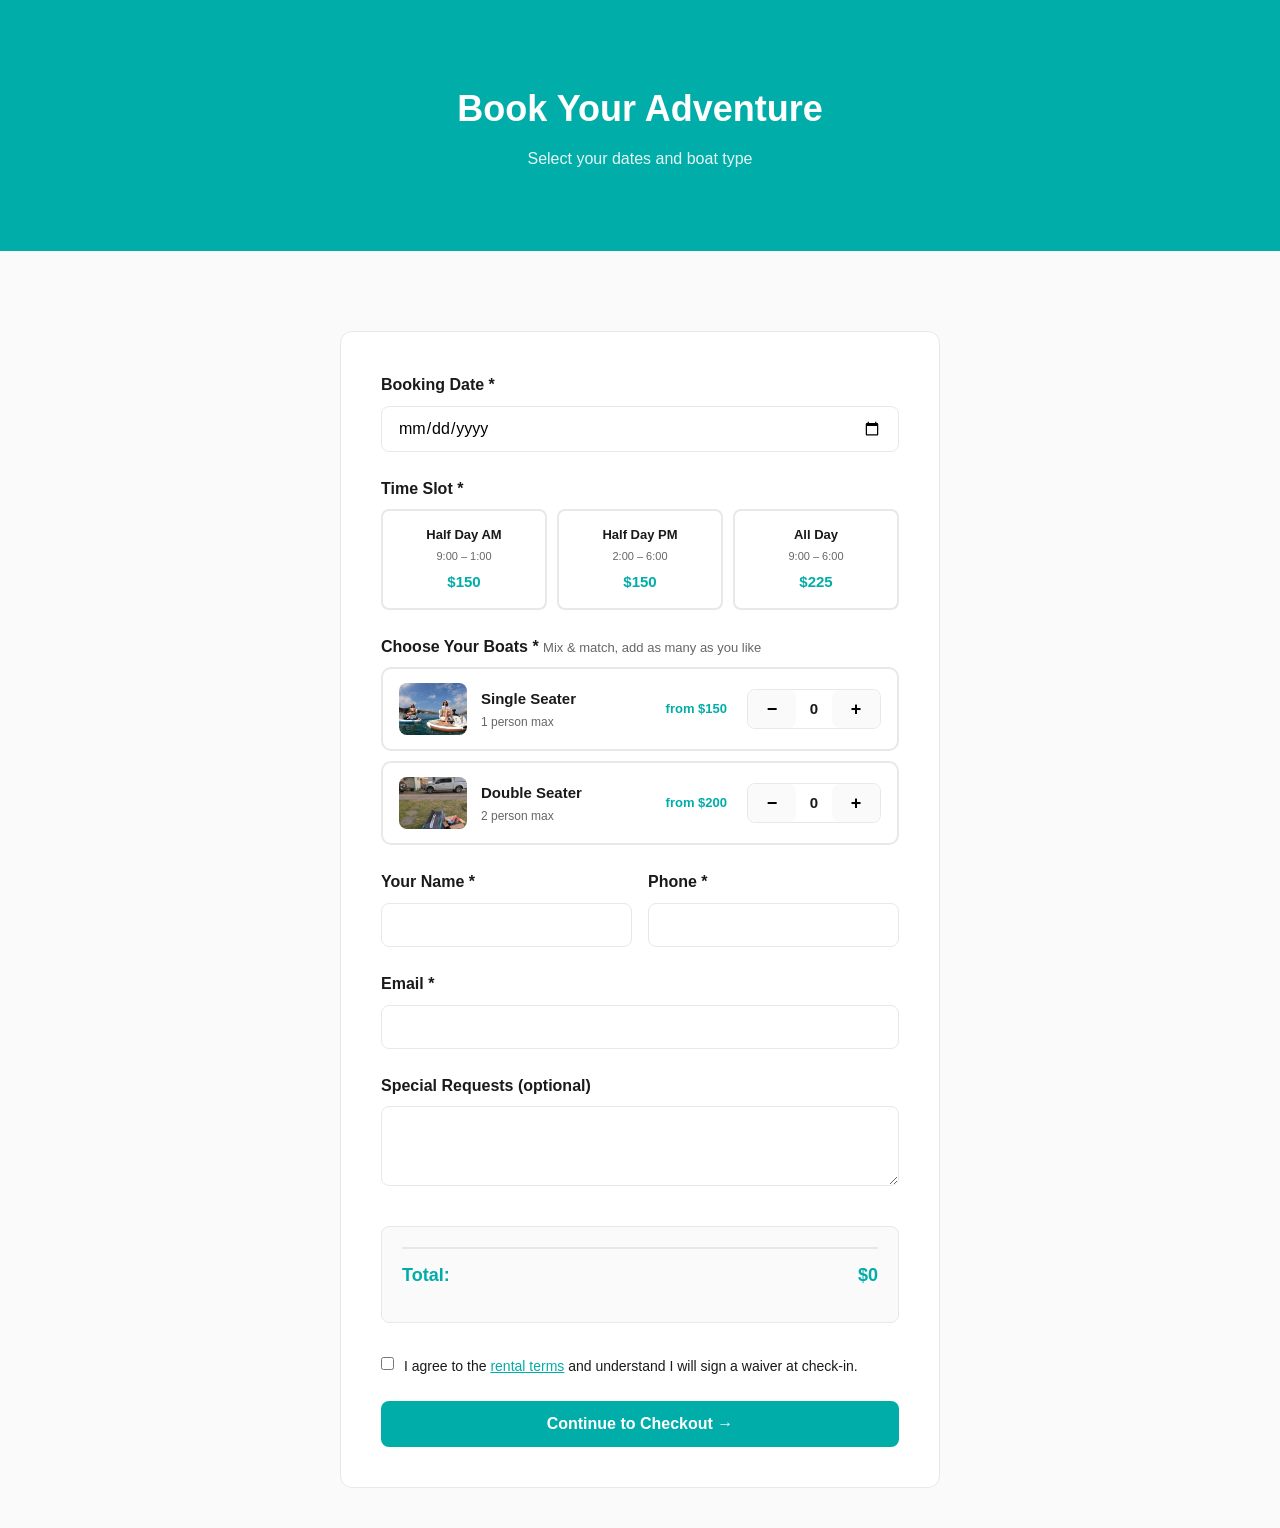
<file: waiver-form.html>
<!DOCTYPE html>
<html lang="en">
<head>
  <meta charset="UTF-8">
  <meta name="viewport" content="width=device-width, initial-scale=1.0">
  <title>Waiver & Release | Beachside Circle Boats</title>
  <style>
    * { box-sizing: border-box; margin: 0; padding: 0; }
    :root {
      --teal: #00ada8;
      --teal-dark: #009590;
      --black: #1a1a1a;
      --gray: #666;
      --border: #e8e8e8;
      --bg: #fafafa;
      --error: #e74c3c;
    }
    body {
      font-family: 'Inter', -apple-system, sans-serif;
      background: var(--bg);
      color: var(--black);
      line-height: 1.6;
    }
    .container { max-width: 800px; margin: 0 auto; padding: 40px 20px; }
    header {
      background: var(--teal);
      color: white;
      padding: 40px 0;
      text-align: center;
      margin-bottom: 40px;
    }
    h1 { font-size: 36px; margin-bottom: 8px; }

    .waiver-form {
      background: white;
      border: 1px solid var(--border);
      border-radius: 12px;
      padding: 32px;
    }

    .waiver-content {
      background: var(--bg);
      border: 1px solid var(--border);
      border-radius: 8px;
      padding: 20px;
      margin-bottom: 24px;
      max-height: 400px;
      overflow-y: auto;
      font-size: 13px;
      line-height: 1.8;
    }

    .waiver-content h3 {
      font-size: 16px;
      margin: 16px 0 8px;
      font-weight: 700;
    }

    .waiver-content p {
      margin-bottom: 12px;
    }

    .waiver-content ul {
      margin-left: 20px;
      margin-bottom: 12px;
    }

    .waiver-content li {
      margin-bottom: 6px;
    }

    .form-group {
      margin-bottom: 20px;
    }

    label {
      display: block;
      font-weight: 500;
      margin-bottom: 6px;
    }

    input[type="text"],
    input[type="email"],
    input[type="date"],
    input[type="number"],
    select {
      width: 100%;
      padding: 10px 12px;
      border: 1px solid var(--border);
      border-radius: 6px;
      font-size: 14px;
      font-family: inherit;
    }

    input:focus, select:focus {
      outline: none;
      border-color: var(--teal);
      box-shadow: 0 0 0 3px rgba(0, 173, 168, 0.1);
    }

    .form-row {
      display: grid;
      grid-template-columns: 1fr 1fr;
      gap: 16px;
    }

    .canvas-container {
      border: 1px solid var(--border);
      border-radius: 6px;
      overflow: hidden;
      background: white;
      margin-bottom: 12px;
    }

    #signatureCanvas {
      display: block;
      cursor: crosshair;
      width: 100%;
      height: 150px;
      background: white;
    }

    .signature-controls {
      display: flex;
      gap: 8px;
      margin-bottom: 16px;
    }

    button {
      padding: 10px 16px;
      border: none;
      border-radius: 6px;
      font-size: 14px;
      font-weight: 600;
      cursor: pointer;
      transition: all 0.2s;
    }

    .btn-secondary {
      background: white;
      color: var(--teal);
      border: 1px solid var(--teal);
    }

    .btn-secondary:hover {
      background: rgba(0, 173, 168, 0.05);
    }

    .btn-primary {
      background: var(--teal);
      color: white;
      flex: 1;
    }

    .btn-primary:hover {
      background: var(--teal-dark);
    }

    .btn-primary:disabled {
      background: #ccc;
      cursor: not-allowed;
    }

    .checkbox-group {
      display: flex;
      align-items: flex-start;
      gap: 8px;
      margin: 12px 0;
    }

    input[type="checkbox"] {
      width: 18px;
      height: 18px;
      margin-top: 2px;
      cursor: pointer;
      flex-shrink: 0;
    }

    .checkbox-label {
      font-size: 14px;
      cursor: pointer;
      flex: 1;
    }

    .error-message {
      background: #fadbd8;
      border: 1px solid #f5b7b1;
      color: var(--error);
      padding: 12px;
      border-radius: 6px;
      margin-bottom: 16px;
      font-size: 14px;
    }

    .success-message {
      background: #d5f4e6;
      border: 1px solid #abebc6;
      color: #27ae60;
      padding: 12px;
      border-radius: 6px;
      margin-bottom: 16px;
      font-size: 14px;
    }

    .form-actions {
      display: grid;
      grid-template-columns: 1fr 1fr;
      gap: 12px;
      margin-top: 24px;
    }

    @media (max-width: 640px) {
      .form-row, .form-actions {
        grid-template-columns: 1fr;
      }
      .waiver-form {
        padding: 20px;
      }
    }
  </style>
</head>
<body>
  <header>
    <div class="container">
      <h1>Release of Liability Waiver</h1>
      <p style="font-size: 16px; opacity: 0.9;">Please read and sign</p>
    </div>
  </header>

  <div class="container">
    <form class="waiver-form" id="waiverForm">
      <div id="error-message" class="error-message" style="display: none;"></div>

      <!-- Waiver Content -->
      <div class="waiver-content">
        <h3>RELEASE OF LIABILITY & INDEMNIFICATION AGREEMENT</h3>

        <p>
          <strong>BEACHSIDE CIRCLE BOATS</strong> and its owners, operators, employees, and agents ("Released Parties")
          are not responsible for injury, death, or property damage arising from the rental and use of watercraft.
        </p>

        <h3>Participant Acknowledgments:</h3>
        <ul>
          <li>I understand the inherent risks involved in water activities including but not limited to: drowning, hypothermia, equipment failure, and collision.</li>
          <li>I acknowledge that I am physically capable of participating in this activity.</li>
          <li>I am aware of and will follow all provided safety instructions.</li>
          <li>I will wear all required safety equipment (life jackets).</li>
          <li>I will not operate the watercraft under the influence of alcohol or drugs.</li>
          <li>I am responsible for any damage to the rental equipment.</li>
        </ul>

        <h3>Release Agreement:</h3>
        <p>
          I hereby release and hold harmless the Released Parties from all claims, actions, and demands arising out of or related to this activity, including negligence, to the fullest extent permitted by law.
        </p>

        <h3>Assumption of Risk:</h3>
        <p>
          I assume all risks associated with this activity and understand that serious injury or death may occur.
        </p>
      </div>

      <!-- Participant Info -->
      <div class="form-group">
        <label>Full Name *</label>
        <input type="text" id="fullName" name="fullName" required>
      </div>

      <div class="form-row">
        <div class="form-group">
          <label>Date of Birth *</label>
          <input type="date" id="dateOfBirth" name="dateOfBirth" required>
        </div>
        <div class="form-group">
          <label>Age *</label>
          <input type="number" id="age" name="age" readonly>
        </div>
      </div>

      <div class="form-row">
        <div class="form-group">
          <label>Email *</label>
          <input type="email" id="email" name="email" required>
        </div>
        <div class="form-group">
          <label>Phone *</label>
          <input type="tel" id="phone" name="phone" required>
        </div>
      </div>

      <div class="form-group">
        <label>Address *</label>
        <input type="text" id="address" name="address" required>
      </div>

      <!-- Signature -->
      <div class="form-group">
        <label>Your Signature *</label>
        <div class="canvas-container">
          <canvas id="signatureCanvas"></canvas>
        </div>
        <div class="signature-controls">
          <button type="button" class="btn-secondary" id="clearSignature">Clear Signature</button>
          <button type="button" class="btn-secondary" onclick="document.getElementById('signatureCanvas').focus();" style="flex: 1;">
            Click to Sign Above
          </button>
        </div>
      </div>

      <!-- Acknowledgments -->
      <div class="form-group">
        <div class="checkbox-group">
          <input type="checkbox" id="ack1" name="ack1" required>
          <label class="checkbox-label" for="ack1">
            I have read and understand this waiver and assumption of risk
          </label>
        </div>

        <div class="checkbox-group">
          <input type="checkbox" id="ack2" name="ack2" required>
          <label class="checkbox-label" for="ack2">
            I agree to follow all safety instructions and use required safety equipment
          </label>
        </div>

        <div class="checkbox-group">
          <input type="checkbox" id="ack3" name="ack3" required>
          <label class="checkbox-label" for="ack3">
            I acknowledge and assume all risks involved in this activity
          </label>
        </div>

        <div class="checkbox-group">
          <input type="checkbox" id="ack4" name="ack4" required>
          <label class="checkbox-label" for="ack4">
            I release Beachside Circle Boats from all liability
          </label>
        </div>
      </div>

      <!-- Submit -->
      <div class="form-actions">
        <button type="button" class="btn-secondary" onclick="window.history.back()">Back</button>
        <button type="submit" class="btn-primary" id="submitBtn">Sign & Complete Booking</button>
      </div>
    </form>
  </div>

  <script>
    const API_BASE = window.location.hostname === 'localhost'
      ? 'http://localhost:3000'
      : 'https://cybercheck-api-database.vercel.app';

    // ── Mode detection: SMS token link vs. legacy session-based flow ──────────
    const urlParams  = new URLSearchParams(window.location.search);
    const waiverToken = urlParams.get('token');
    const isSmsMode  = !!waiverToken;          // arrived via day-of SMS link

    const canvas = document.getElementById('signatureCanvas');
    const ctx    = canvas.getContext('2d');
    let isDrawing = false;

    // ── Load waiver data when arrived via SMS link ─────────────────────────────
    async function loadTokenWaiver() {
      try {
        const res = await fetch(`${API_BASE}/api/public/waivers/${waiverToken}`);
        if (res.status === 410) {
          document.getElementById('waiverForm').innerHTML =
            '<div class="success-message" style="font-size:16px;padding:24px;text-align:center;">' +
            '✅ Waiver already signed. You\'re all set — enjoy your rental!</div>';
          return;
        }
        if (!res.ok) throw new Error('Waiver link not found or expired');
        const data = await res.json();
        // Pre-fill name from booking
        if (data.customer_name) document.getElementById('fullName').value = data.customer_name;
        // Render waiver text into the content area
        const contentEl = document.querySelector('.waiver-content');
        if (contentEl && data.waiver_text) {
          contentEl.innerHTML = data.waiver_text.replace(/\n/g, '<br>');
        }
      } catch (err) {
        document.getElementById('error-message').textContent = err.message || 'Could not load waiver. Please contact us.';
        document.getElementById('error-message').style.display = 'block';
      }
    }

    if (isSmsMode) {
      loadTokenWaiver();
    } else {
      // Legacy flow: data comes from sessionStorage (during checkout)
      const bookingData = JSON.parse(sessionStorage.getItem('bookingData') || 'null');
      if (!bookingData) {
        window.location.href = 'booking.html';
      } else {
        document.getElementById('fullName').value  = bookingData.customer_name  || '';
        document.getElementById('email').value     = bookingData.customer_email || '';
        document.getElementById('phone').value     = bookingData.customer_phone || '';
      }
    }

    // ── Age calculator ─────────────────────────────────────────────────────────
    document.getElementById('dateOfBirth').addEventListener('change', (e) => {
      const dob   = new Date(e.target.value);
      const today = new Date();
      let age = today.getFullYear() - dob.getFullYear();
      const m = today.getMonth() - dob.getMonth();
      if (m < 0 || (m === 0 && today.getDate() < dob.getDate())) age--;
      document.getElementById('age').value = age;
    });

    // ── Signature canvas ───────────────────────────────────────────────────────
    function resizeCanvas() {
      const rect = canvas.getBoundingClientRect();
      canvas.width  = rect.width;
      canvas.height = rect.height;
    }
    resizeCanvas();
    window.addEventListener('resize', resizeCanvas);

    function getPos(e) {
      const rect = canvas.getBoundingClientRect();
      const src  = e.touches ? e.touches[0] : e;
      return { x: src.clientX - rect.left, y: src.clientY - rect.top };
    }

    canvas.addEventListener('mousedown',  (e) => { isDrawing = true; const p = getPos(e); ctx.beginPath(); ctx.moveTo(p.x, p.y); });
    canvas.addEventListener('mousemove',  (e) => { if (!isDrawing) return; const p = getPos(e); ctx.lineTo(p.x, p.y); ctx.stroke(); });
    canvas.addEventListener('mouseup',    ()  => { isDrawing = false; });
    canvas.addEventListener('mouseleave', ()  => { isDrawing = false; });

    canvas.addEventListener('touchstart',  (e) => { e.preventDefault(); isDrawing = true; const p = getPos(e); ctx.beginPath(); ctx.moveTo(p.x, p.y); }, { passive: false });
    canvas.addEventListener('touchmove',   (e) => { e.preventDefault(); if (!isDrawing) return; const p = getPos(e); ctx.lineTo(p.x, p.y); ctx.stroke(); }, { passive: false });
    canvas.addEventListener('touchend',    ()  => { isDrawing = false; });

    document.getElementById('clearSignature').addEventListener('click', (e) => {
      e.preventDefault();
      ctx.clearRect(0, 0, canvas.width, canvas.height);
    });

    // ── Submit ─────────────────────────────────────────────────────────────────
    document.getElementById('waiverForm').addEventListener('submit', async (e) => {
      e.preventDefault();

      const imageData    = ctx.getImageData(0, 0, canvas.width, canvas.height).data;
      const hasSignature = imageData.some((val, i) => i % 4 === 3 && val > 0);
      const errEl        = document.getElementById('error-message');

      if (!hasSignature) {
        errEl.textContent    = 'Please draw your signature above before submitting.';
        errEl.style.display  = 'block';
        return;
      }

      const submitBtn       = document.getElementById('submitBtn');
      submitBtn.disabled    = true;
      submitBtn.textContent = 'Submitting...';
      errEl.style.display   = 'none';

      try {
        const payload = {
          customer_name:  document.getElementById('fullName').value,
          customer_email: document.getElementById('email').value,
          signature_data: canvas.toDataURL('image/png'),
          date_of_birth:  document.getElementById('dateOfBirth').value,
          acknowledged_at: new Date().toISOString()
        };

        if (isSmsMode) {
          // ── SMS mode: sign the pre-created waiver record via token ───────────
          const res = await fetch(`${API_BASE}/api/public/waivers/${waiverToken}/sign`, {
            method:  'POST',
            headers: { 'Content-Type': 'application/json' },
            body:    JSON.stringify(payload)
          });
          if (!res.ok) {
            const err = await res.json().catch(() => ({}));
            throw new Error(err.error || 'Could not submit waiver');
          }
          // Show inline success (no redirect — they're already done with booking)
          document.getElementById('waiverForm').innerHTML =
            '<div class="success-message" style="font-size:18px;padding:32px;text-align:center;">' +
            '✅ Waiver signed! You\'re all set for today\'s rental. Have a great time on the water! 🛶</div>';

        } else {
          // ── Legacy mode: create waiver then complete booking ─────────────────
          const bookingData = JSON.parse(sessionStorage.getItem('bookingData') || '{}');
          const waiverData  = { ...payload, subdomain: bookingData.subdomain };

          const waiverRes = await fetch(`${API_BASE}/api/public/waiver`, {
            method:  'POST',
            headers: { 'Content-Type': 'application/json' },
            body:    JSON.stringify(waiverData)
          });
          if (!waiverRes.ok) throw new Error('Failed to submit waiver');

          const waiverRecord = await waiverRes.json();
          sessionStorage.setItem('waiverToken', waiverRecord.token);

          const bookingRes = await fetch(`${API_BASE}/api/public/bookings`, {
            method:  'POST',
            headers: { 'Content-Type': 'application/json' },
            body:    JSON.stringify({
              ...bookingData,
              waiver_token:      waiverRecord.token,
              payment_intent_id: sessionStorage.getItem('paymentIntentId')
            })
          });
          if (!bookingRes.ok) throw new Error('Failed to complete booking');

          const booking = await bookingRes.json();
          sessionStorage.setItem('confirmationData', JSON.stringify(booking));
          window.location.href = 'confirmation.html';
        }

      } catch (err) {
        console.error('Waiver error:', err);
        errEl.textContent    = err.message;
        errEl.style.display  = 'block';
        submitBtn.disabled   = false;
        submitBtn.textContent = isSmsMode ? 'Sign Waiver' : 'Sign & Complete Booking';
      }
    });

    // Update button label for SMS mode
    if (isSmsMode) {
      document.getElementById('submitBtn').textContent = 'Sign Waiver';
    }
  </script>
</body>
</html>
</file>
